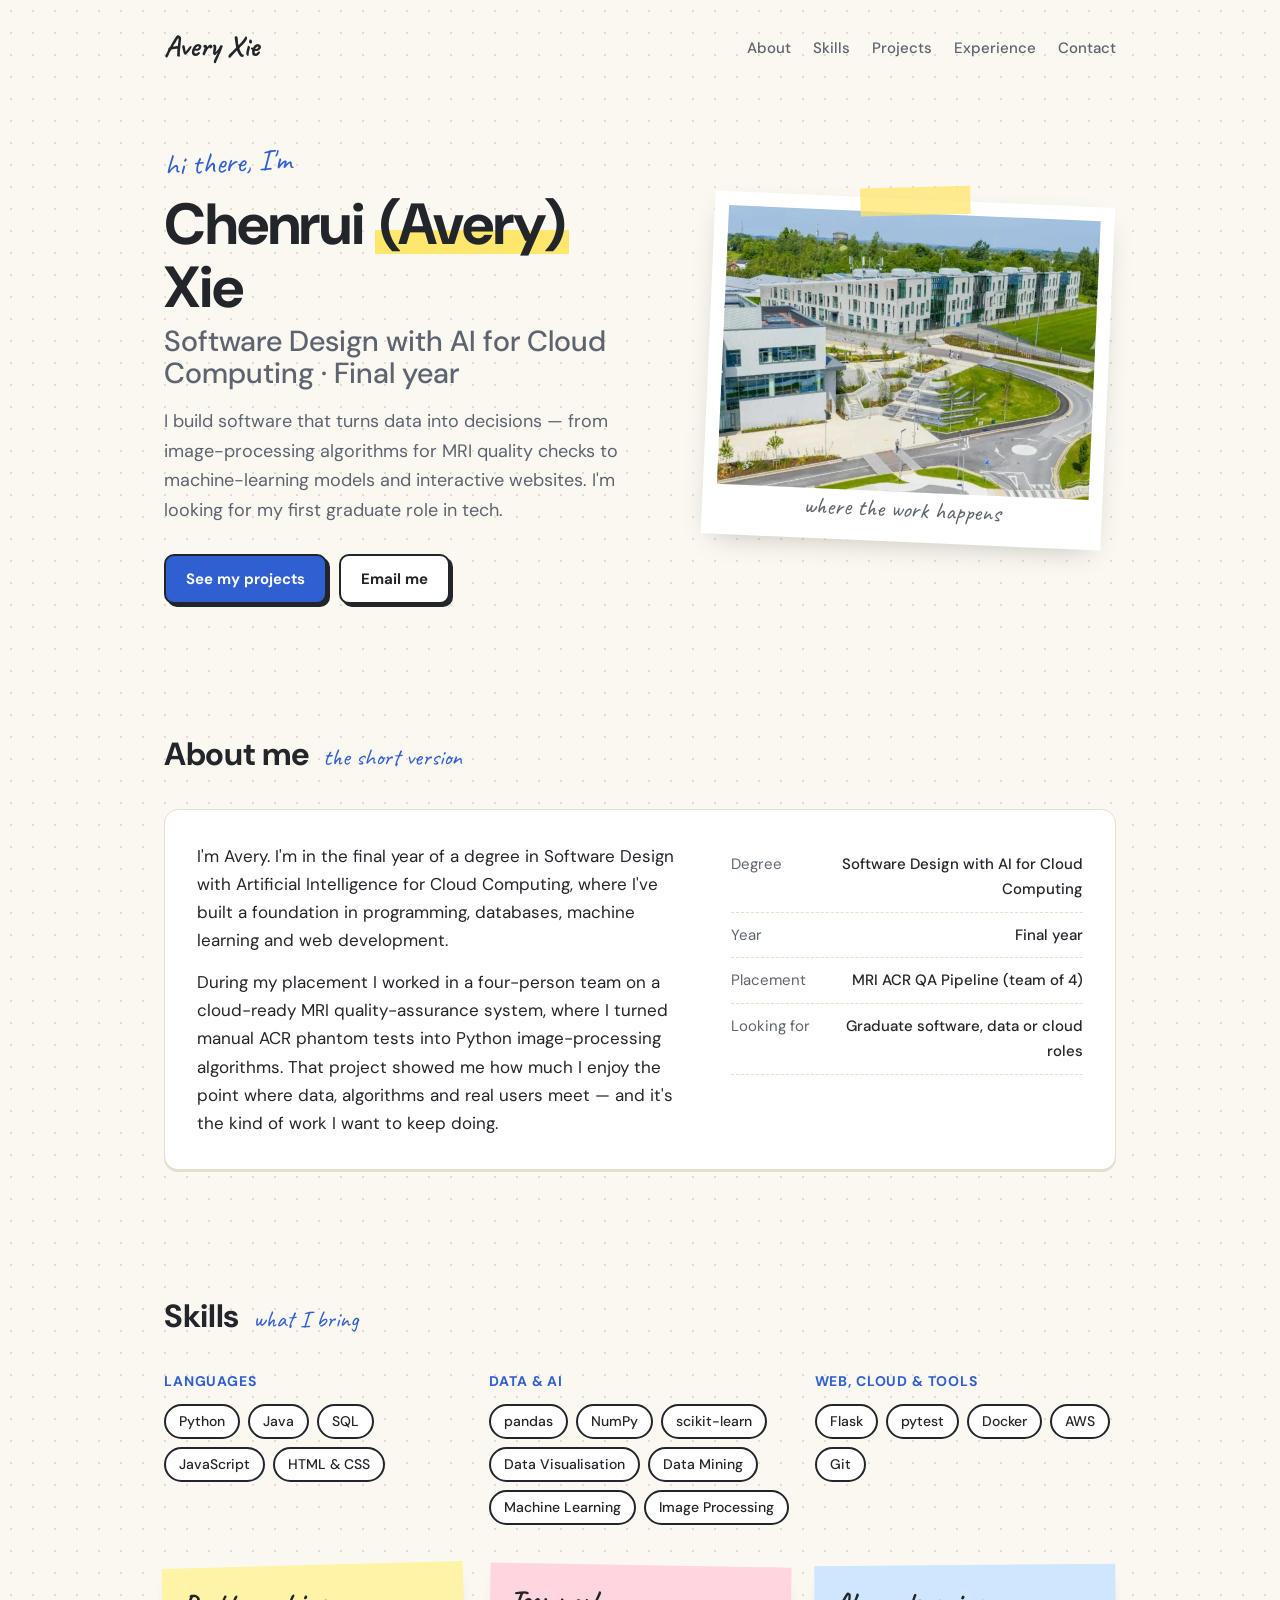
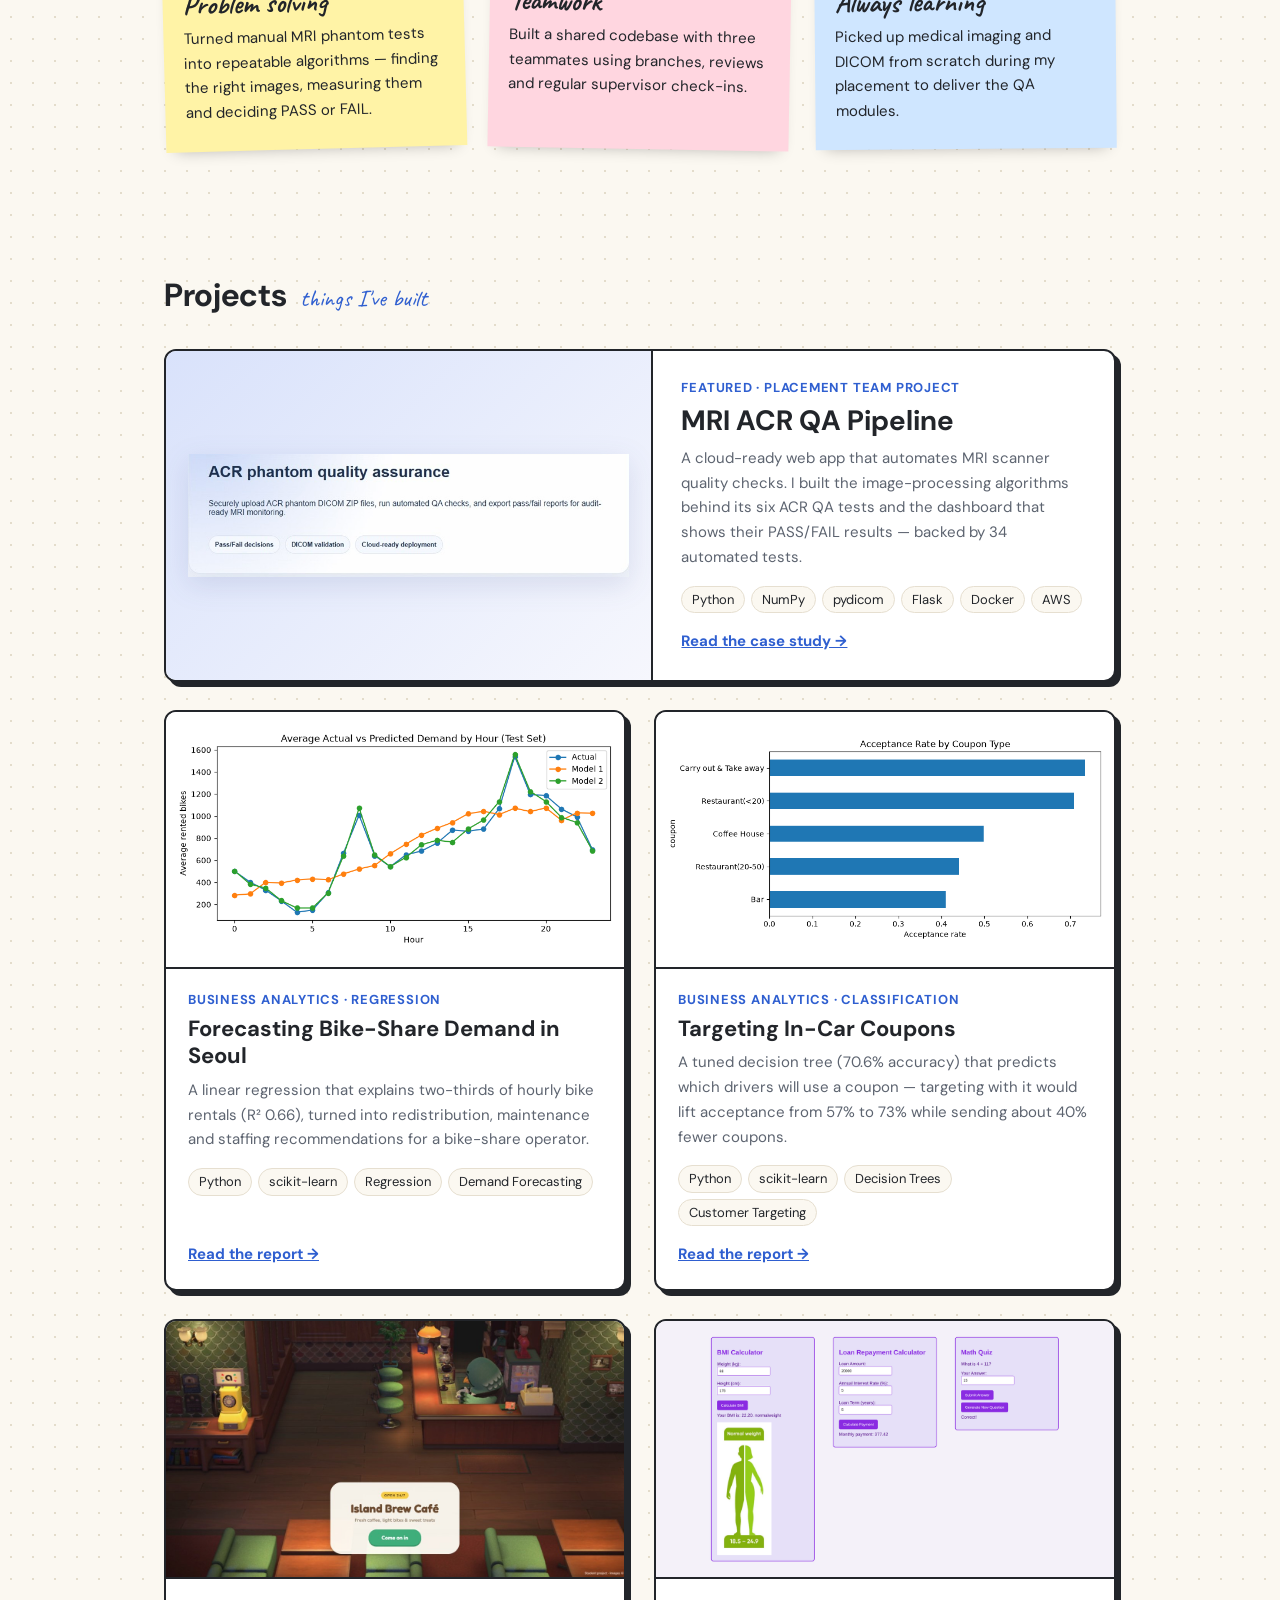
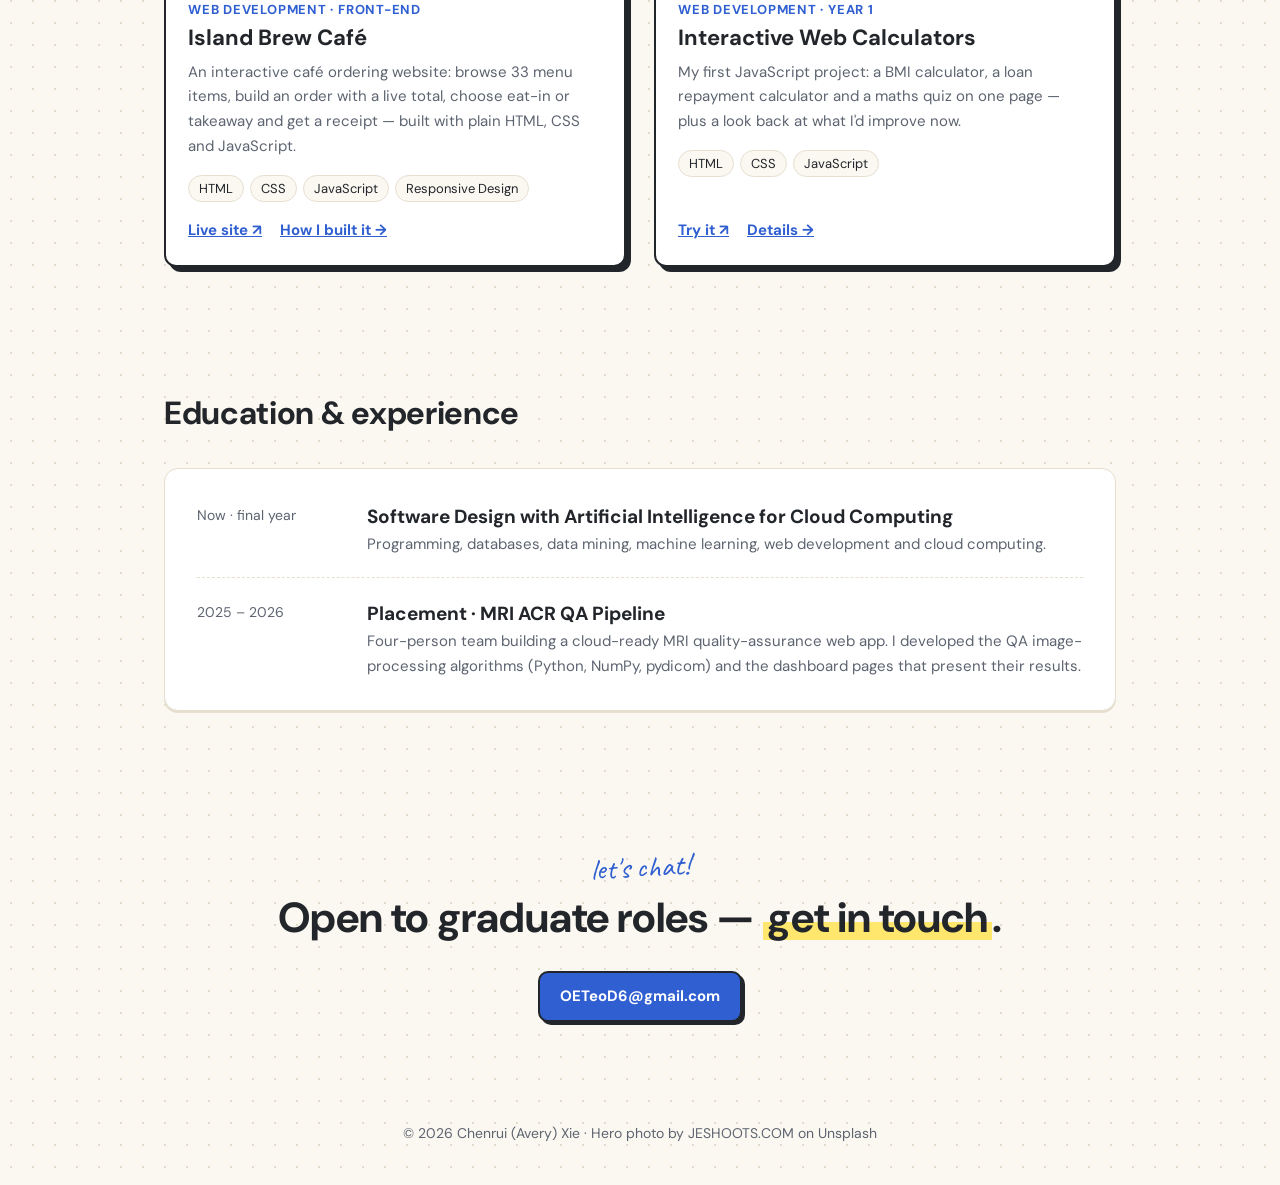
<file: index.html>
<!DOCTYPE html>
<html lang="en">
<head>
<meta charset="UTF-8">
<meta name="viewport" content="width=device-width, initial-scale=1.0">
<title>Chenrui (Avery) Xie | Portfolio</title>
<meta name="description" content="Digital portfolio of Chenrui (Avery) Xie, final-year Software Design with Artificial Intelligence for Cloud Computing student.">
<link rel="preconnect" href="https://fonts.googleapis.com">
<link rel="preconnect" href="https://fonts.gstatic.com" crossorigin>
<link href="https://fonts.googleapis.com/css2?family=Caveat:wght@500;700&family=DM+Sans:wght@400;500;700&display=swap" rel="stylesheet">
<!--
  HOW TO EDIT
  - Hero photo: "Notebook on a desk" by JESHOOTS.COM on Unsplash (free Unsplash License).
-->
<style>
  :root{
    --bg:#fbf8f1;--ink:#22252a;--muted:#5d6470;--line:#e6dfd0;--blue:#2f5fd0;--hl:#ffe66d;
    --note-y:#fff3a6;--note-p:#ffd6e0;--note-b:#cfe6ff;--note-g:#d4f0dc;
    --hand:"Caveat","Comic Sans MS",cursive;--sans:"DM Sans",system-ui,-apple-system,"Segoe UI",sans-serif;
  }
  *{box-sizing:border-box;margin:0;padding:0}
  html{scroll-behavior:smooth}
  @media (prefers-reduced-motion:reduce){html{scroll-behavior:auto}*{transition:none!important}}
  body{font-family:var(--sans);color:var(--ink);font-size:17px;line-height:1.65;background-color:var(--bg);
    background-image:radial-gradient(#e3dccb 1px,transparent 1px);background-size:22px 22px}
  a{color:var(--blue)}
  img{max-width:100%;display:block}
  :focus-visible{outline:2px dashed var(--blue);outline-offset:3px}
  .wrap{max-width:1000px;margin:0 auto;padding:0 24px}
  .todo{background:#fff1a8;box-shadow:0 0 0 2px #fff1a8;border-radius:2px;color:var(--ink)}

  /* nav */
  nav{padding:22px 0}
  nav .wrap{display:flex;justify-content:space-between;align-items:center;flex-wrap:wrap;gap:12px}
  .logo{font-family:var(--hand);font-size:30px;font-weight:700;color:var(--ink);text-decoration:none}
  nav ul{list-style:none;display:flex;gap:22px;flex-wrap:wrap}
  nav ul a{color:var(--muted);text-decoration:none;font-size:15px;font-weight:500}
  nav ul a:hover{color:var(--ink)}

  /* hero */
  .hero{padding:44px 0 64px}
  .hero .wrap{display:grid;grid-template-columns:1.15fr 1fr;gap:56px;align-items:center}
  .hi{font-family:var(--hand);font-size:30px;color:var(--blue);transform:rotate(-3deg);display:inline-block}
  .hero h1{font-size:clamp(38px,5.6vw,58px);line-height:1.08;letter-spacing:-.02em;margin:6px 0 18px}
  .hero h1 small{display:block;font-size:.5em;letter-spacing:0;color:var(--muted);font-weight:500;margin-top:8px}
  .mark{background:linear-gradient(transparent 58%,var(--hl) 58% 90%,transparent 90%);padding:0 4px}
  .hero p{color:var(--muted);font-size:18px;max-width:48ch}
  .btns{display:flex;gap:12px;flex-wrap:wrap;margin-top:28px}
  .btn{display:inline-block;padding:11px 20px;border-radius:10px;font-weight:700;font-size:15px;text-decoration:none;border:2px solid var(--ink);color:var(--ink);background:#fff;box-shadow:3px 3px 0 var(--ink);transition:transform .12s,box-shadow .12s}
  .btn:hover{transform:translate(-1px,-1px);box-shadow:4px 4px 0 var(--ink)}
  .btn.solid{background:var(--blue);color:#fff}
  .polaroid{background:#fff;padding:14px 14px 50px;box-shadow:0 10px 30px -12px rgba(0,0,0,.25);transform:rotate(2.5deg);position:relative;max-width:400px;justify-self:center}
  .polaroid img{aspect-ratio:4/3;object-fit:cover;width:100%;background:#e9e3d6}
  .polaroid figcaption{position:absolute;left:0;right:0;bottom:12px;text-align:center;font-family:var(--hand);font-size:24px;color:var(--muted)}
  .tape{position:absolute;width:110px;height:28px;background:rgba(255,230,109,.75);top:-12px;left:50%;transform:translateX(-50%) rotate(-4deg)}
  @media (max-width:760px){.hero .wrap{grid-template-columns:1fr}.polaroid{max-width:320px}}

  /* sections */
  section.block{padding:60px 0}
  .title{display:flex;align-items:baseline;gap:14px;margin-bottom:28px;flex-wrap:wrap}
  .title h2{font-size:32px;letter-spacing:-.01em}
  .title .note{font-family:var(--hand);font-size:24px;color:var(--blue)}
  .paper{background:#fff;border:1px solid var(--line);border-radius:14px;padding:32px;box-shadow:0 2px 0 var(--line)}

  /* about */
  .about{display:grid;grid-template-columns:1.4fr 1fr;gap:40px}
  .about p+p{margin-top:14px}
  .facts{list-style:none;font-size:15px}
  .facts li{padding:10px 0;border-bottom:1px dashed var(--line);display:flex;justify-content:space-between;gap:12px}
  .facts li span:first-child{color:var(--muted);flex:none}
  .facts li span:last-child{font-weight:500;text-align:right}
  @media (max-width:760px){.about{grid-template-columns:1fr}}

  /* skills */
  .skill-groups{display:grid;grid-template-columns:repeat(3,1fr);gap:24px}
  .skill-groups h3{font-size:14px;text-transform:uppercase;letter-spacing:.06em;color:var(--blue);margin-bottom:10px}
  .chips{display:flex;flex-wrap:wrap;gap:8px;list-style:none}
  .chips li{background:#fff;border:2px solid var(--ink);border-radius:999px;padding:4px 13px;font-size:14px;font-weight:500}
  @media (max-width:760px){.skill-groups{grid-template-columns:1fr}}
  .notes{display:grid;grid-template-columns:repeat(3,1fr);gap:24px;margin-top:40px}
  .sticky{padding:22px 20px 26px;box-shadow:0 8px 16px -10px rgba(0,0,0,.3)}
  .sticky:nth-child(1){background:var(--note-y);transform:rotate(-1.5deg)}
  .sticky:nth-child(2){background:var(--note-p);transform:rotate(1deg)}
  .sticky:nth-child(3){background:var(--note-b);transform:rotate(-.5deg)}
  .sticky h3{font-family:var(--hand);font-size:28px;line-height:1.1;margin-bottom:6px}
  .sticky p{font-size:15px}
  @media (max-width:760px){.notes{grid-template-columns:1fr}}

  /* projects */
  .projects{display:grid;grid-template-columns:repeat(2,1fr);gap:28px}
  .card{background:#fff;border:2px solid var(--ink);border-radius:12px;overflow:hidden;box-shadow:5px 5px 0 var(--ink);display:flex;flex-direction:column;transition:transform .15s,box-shadow .15s}
  .card:hover{transform:translate(-2px,-2px);box-shadow:7px 7px 0 var(--ink)}
  .card .shot{aspect-ratio:16/9;border-bottom:2px solid var(--ink);overflow:hidden;background:#fff}
  .card .shot img{width:100%;height:100%;object-fit:cover}
  .card .shot.contain img{object-fit:contain;padding:8px}
  .card-body{padding:20px 22px 22px;display:flex;flex-direction:column;flex:1}
  .card .label{font-size:13px;font-weight:700;text-transform:uppercase;letter-spacing:.06em;color:var(--blue)}
  .card h3{font-size:22px;margin:4px 0 8px;line-height:1.25}
  .card p{font-size:15px;color:var(--muted)}
  .ctags{display:flex;flex-wrap:wrap;gap:6px;margin:16px 0;list-style:none}
  .ctags li{font-size:13px;background:var(--bg);border:1px solid var(--line);padding:2px 10px;border-radius:999px}
  .card .links{margin-top:auto;display:flex;gap:18px;font-weight:700;font-size:15px}
  /* featured card spans both columns */
  .card.featured{grid-column:1/-1;flex-direction:row}
  .card.featured .shot{flex:1.2;aspect-ratio:auto;min-height:300px;border-bottom:0;border-right:2px solid var(--ink)}
  .card.featured .shot img{object-position:left top}
  .card.featured .shot.fit{display:flex;align-items:center;background:linear-gradient(135deg,#d9e2fb,#f6f7fd)}
  .card.featured .shot.fit img{height:auto;object-fit:contain;padding:22px;filter:drop-shadow(0 8px 14px rgba(40,60,120,.12))}
  .card.featured .card-body{flex:1;padding:26px 28px}
  .card.featured h3{font-size:28px}
  @media (max-width:760px){
    .projects{grid-template-columns:1fr}
    .card.featured{flex-direction:column}
    .card.featured .shot{min-height:0;aspect-ratio:16/9;border-right:0;border-bottom:2px solid var(--ink)}
  }


  /* experience */
  .edu{list-style:none}
  .edu li{padding:20px 0;border-bottom:1px dashed var(--line);display:grid;grid-template-columns:150px 1fr;gap:20px}
  .edu li:first-child{padding-top:0}
  .edu li:last-child{border-bottom:0;padding-bottom:0}
  .edu .when{color:var(--muted);font-size:14px;padding-top:3px}
  .edu h3{font-size:19px}
  .edu p{color:var(--muted);font-size:15px}
  @media (max-width:760px){.edu li{grid-template-columns:1fr;gap:2px}}

  /* contact */
  .contact{text-align:center;padding:72px 24px}
  .contact h2{font-size:clamp(30px,4.5vw,42px);line-height:1.2}
  .contact .btns{justify-content:center}
  footer{text-align:center;padding:28px 0 40px;color:var(--muted);font-size:14px}
</style>
</head>
<body>

<nav aria-label="Main">
  <div class="wrap">
    <a href="#top" class="logo">Avery Xie</a>
    <ul>
      <li><a href="#about">About</a></li>
      <li><a href="#skills">Skills</a></li>
      <li><a href="#projects">Projects</a></li>
      <li><a href="#experience">Experience</a></li>
      <li><a href="#contact">Contact</a></li>
    </ul>
  </div>
</nav>

<main id="top">

  <header class="hero">
    <div class="wrap">
      <div>
        <span class="hi">hi there, I'm</span>
        <h1>Chenrui <span class="mark">(Avery)</span> Xie<small>Software Design with AI for Cloud Computing · Final year</small></h1>
        <p>I build software that turns data into decisions — from image-processing algorithms for MRI quality checks to machine-learning models and interactive websites. I'm looking for my first graduate role in tech.</p>
        <div class="btns">
          <a class="btn solid" href="#projects">See my projects</a>
          <a class="btn" href="mailto:OETeoD6@gmail.com">Email me</a>
        </div>
      </div>
      <figure class="polaroid">
        <span class="tape" aria-hidden="true"></span>
        <img src="images/campus.png" alt="My campus">
        <figcaption>where the work happens</figcaption>
      </figure>
    </div>
  </header>

  <!-- ABOUT -->
  <section class="block" id="about">
    <div class="wrap">
      <div class="title"><h2>About me</h2><span class="note">the short version</span></div>
      <div class="paper about">
        <div>
          <p>I'm Avery. I'm in the final year of a degree in Software Design with Artificial Intelligence for Cloud Computing, where I've built a foundation in programming, databases, machine learning and web development.</p>
          <p>During my placement I worked in a four-person team on a cloud-ready MRI quality-assurance system, where I turned manual ACR phantom tests into Python image-processing algorithms. That project showed me how much I enjoy the point where data, algorithms and real users meet — and it's the kind of work I want to keep doing.</p>
        </div>
        <ul class="facts">
          <li><span>Degree</span><span>Software Design with AI for Cloud Computing</span></li>
          <li><span>Year</span><span>Final year</span></li>
          <li><span>Placement</span><span>MRI ACR QA Pipeline (team of 4)</span></li>
          <li><span>Looking for</span><span>Graduate software, data or cloud roles</span></li>
        </ul>
      </div>
    </div>
  </section>

  <!-- SKILLS -->
  <section class="block" id="skills">
    <div class="wrap">
      <div class="title"><h2>Skills</h2><span class="note">what I bring</span></div>
      <div class="skill-groups">
        <div><h3>Languages</h3><ul class="chips"><li>Python</li><li>Java</li><li>SQL</li><li>JavaScript</li><li>HTML &amp; CSS</li></ul></div>
        <div><h3>Data &amp; AI</h3><ul class="chips"><li>pandas</li><li>NumPy</li><li>scikit-learn</li><li>Data Visualisation</li><li>Data Mining</li><li>Machine Learning</li><li>Image Processing</li></ul></div>
        <div><h3>Web, Cloud &amp; Tools</h3><ul class="chips"><li>Flask</li><li>pytest</li><li>Docker</li><li>AWS</li><li>Git</li></ul></div>
      </div>
      <div class="notes">
        <div class="sticky"><h3>Problem solving</h3><p>Turned manual MRI phantom tests into repeatable algorithms — finding the right images, measuring them and deciding PASS or FAIL.</p></div>
        <div class="sticky"><h3>Teamwork</h3><p>Built a shared codebase with three teammates using branches, reviews and regular supervisor check-ins.</p></div>
        <div class="sticky"><h3>Always learning</h3><p>Picked up medical imaging and DICOM from scratch during my placement to deliver the QA modules.</p></div>
      </div>
    </div>
  </section>

  <!-- PROJECTS -->
  <section class="block" id="projects">
    <div class="wrap">
      <div class="title"><h2>Projects</h2><span class="note">things I've built</span></div>
      <div class="projects">

        <article class="card featured">
          <div class="shot fit"><img src="images/mri/card.png" alt="MRI QA Cloud welcome panel: ACR phantom quality assurance — upload DICOM ZIP files, run automated QA checks and export pass/fail reports"></div>
          <div class="card-body">
            <span class="label">Featured · Placement team project</span>
            <h3>MRI ACR QA Pipeline</h3>
            <p>A cloud-ready web app that automates MRI scanner quality checks. I built the image-processing algorithms behind its six ACR QA tests and the dashboard that shows their PASS/FAIL results — backed by 34 automated tests.</p>
            <ul class="ctags"><li>Python</li><li>NumPy</li><li>pydicom</li><li>Flask</li><li>Docker</li><li>AWS</li></ul>
            <div class="links"><a href="mri-qa.html">Read the case study →</a></div>
          </div>
        </article>

        <article class="card">
          <div class="shot contain"><img src="images/data-mining/model1_vs_model2.png" alt="Chart of actual vs predicted hourly bike demand"></div>
          <div class="card-body">
            <span class="label">Business analytics · Regression</span>
            <h3>Forecasting Bike-Share Demand in Seoul</h3>
            <p>A linear regression that explains two-thirds of hourly bike rentals (R² 0.66), turned into redistribution, maintenance and staffing recommendations for a bike-share operator.</p>
            <ul class="ctags"><li>Python</li><li>scikit-learn</li><li>Regression</li><li>Demand Forecasting</li></ul>
            <div class="links"><a href="bike-demand.html">Read the report →</a></div>
          </div>
        </article>

        <article class="card">
          <div class="shot contain"><img src="images/data-mining/dt_coupon_type.png" alt="Bar chart of coupon acceptance rate by coupon type"></div>
          <div class="card-body">
            <span class="label">Business analytics · Classification</span>
            <h3>Targeting In-Car Coupons</h3>
            <p>A tuned decision tree (70.6% accuracy) that predicts which drivers will use a coupon — targeting with it would lift acceptance from 57% to 73% while sending about 40% fewer coupons.</p>
            <ul class="ctags"><li>Python</li><li>scikit-learn</li><li>Decision Trees</li><li>Customer Targeting</li></ul>
            <div class="links"><a href="coupon-targeting.html">Read the report →</a></div>
          </div>
        </article>

        <article class="card">
          <div class="shot"><img src="images/cafe/home-card.jpg" alt="Island Brew Café welcome screen"></div>
          <div class="card-body">
            <span class="label">Web development · Front-end</span>
            <h3>Island Brew Café</h3>
            <p>An interactive café ordering website: browse 33 menu items, build an order with a live total, choose eat-in or takeaway and get a receipt — built with plain HTML, CSS and JavaScript.</p>
            <ul class="ctags"><li>HTML</li><li>CSS</li><li>JavaScript</li><li>Responsive Design</li></ul>
            <div class="links"><a href="cafe/index.html" target="_blank" rel="noopener">Live site ↗</a><a href="cafe.html">How I built it →</a></div>
          </div>
        </article>

        <article class="card">
          <div class="shot"><img src="images/calc/card.png" alt="BMI calculator, loan calculator and maths quiz side by side"></div>
          <div class="card-body">
            <span class="label">Web development · Year 1</span>
            <h3>Interactive Web Calculators</h3>
            <p>My first JavaScript project: a BMI calculator, a loan repayment calculator and a maths quiz on one page — plus a look back at what I'd improve now.</p>
            <ul class="ctags"><li>HTML</li><li>CSS</li><li>JavaScript</li></ul>
            <div class="links"><a href="calculators/index.html" target="_blank" rel="noopener">Try it ↗</a><a href="calculators.html">Details →</a></div>
          </div>
        </article>

      </div>
    </div>
  </section>

  <!-- EXPERIENCE -->
  <section class="block" id="experience">
    <div class="wrap">
      <div class="title"><h2>Education &amp; experience</h2></div>
      <ul class="paper edu">
        <li>
          <span class="when">Now · final year</span>
          <div>
            <h3>Software Design with Artificial Intelligence for Cloud Computing</h3>
            <p>Programming, databases, data mining, machine learning, web development and cloud computing.</p>
          </div>
        </li>
        <li>
          <span class="when">2025 – 2026</span>
          <div>
            <h3>Placement · MRI ACR QA Pipeline</h3>
            <p>Four-person team building a cloud-ready MRI quality-assurance web app. I developed the QA image-processing algorithms (Python, NumPy, pydicom) and the dashboard pages that present their results.</p>
          </div>
        </li>
      </ul>
    </div>
  </section>

  <!-- CONTACT -->
  <section class="contact" id="contact">
    <span class="hi">let's chat!</span>
    <h2>Open to graduate roles — <span class="mark">get in touch</span>.</h2>
    <div class="btns">
      <a class="btn solid" href="mailto:OETeoD6@gmail.com">OETeoD6@gmail.com</a>
    </div>
  </section>

</main>

<footer>© <span id="yr"></span> Chenrui (Avery) Xie · Hero photo by JESHOOTS.COM on Unsplash</footer>
<script>document.getElementById('yr').textContent=new Date().getFullYear();</script>
</body>
</html>
</file>
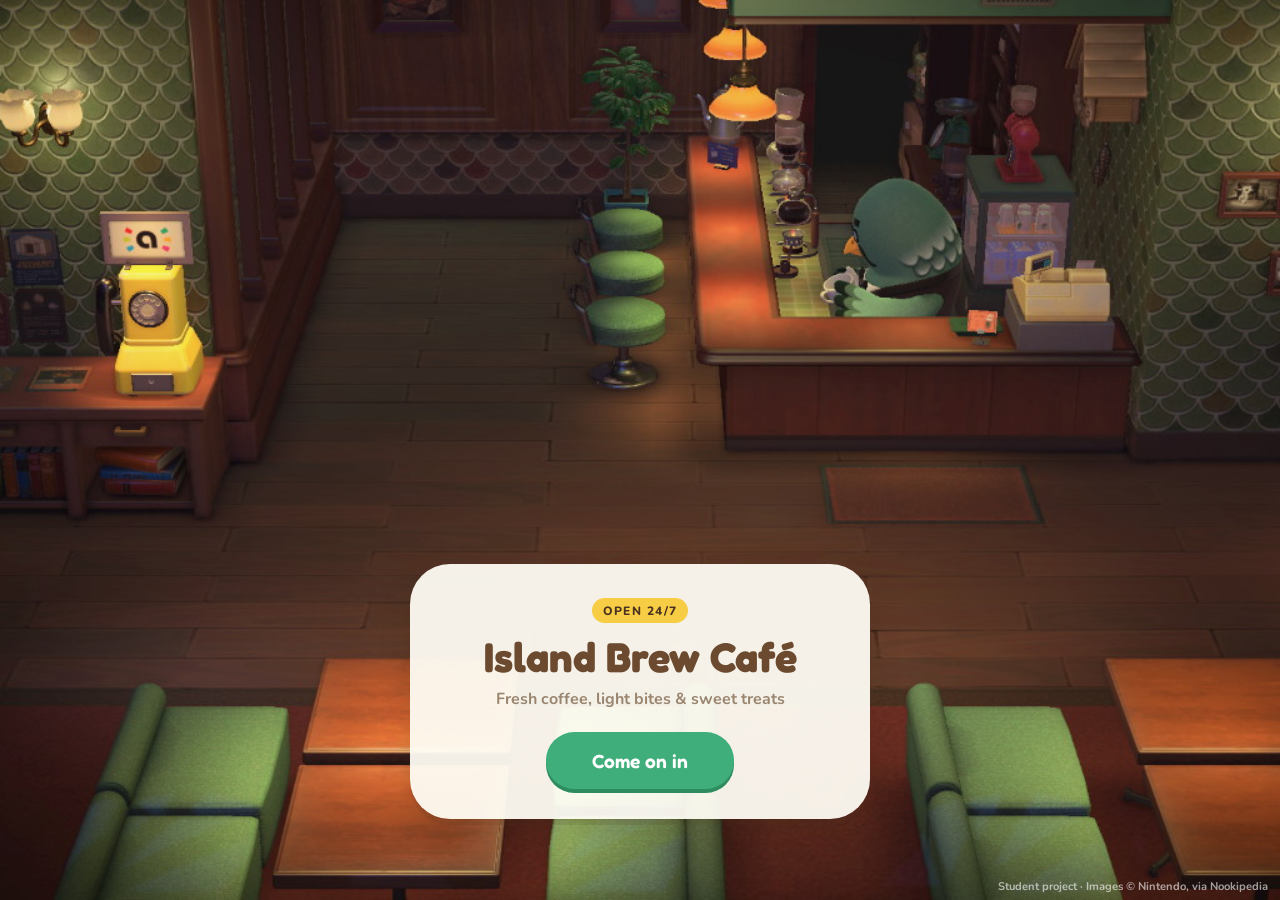
<file: cafe/index.html>
<!DOCTYPE html>
<html lang="en">
<head>
<meta charset="utf-8">
<meta name="viewport" content="width=device-width, initial-scale=1">
<title>Island Brew Café</title>
<link rel="preconnect" href="https://fonts.googleapis.com">
<link rel="preconnect" href="https://fonts.gstatic.com" crossorigin>
<link href="https://fonts.googleapis.com/css2?family=Fredoka:wght@500;600;700&family=Nunito:wght@500;700;800&display=swap" rel="stylesheet">
<link rel="stylesheet" href="css/style.css">
</head>
<body>
<div class="bg" id="bg"></div>

<!-- HOME -->
<section class="view active" id="home">
  <div class="home-card">
    <span class="tag">Open 24/7</span>
    <h1>Island Brew Café</h1>
    <p>Fresh coffee, light bites &amp; sweet treats</p>
    <button class="btn" id="enterBtn">Come on in</button>
  </div>
</section>

<!-- LOADING -->
<section class="view" id="loading">
  <div class="load-msg" id="loadMsg">Grinding the beans…</div>
  <div class="bar"><i id="loadBar"></i></div>
  <div class="load-pct" id="loadPct">0%</div>
</section>

<!-- MENU HUB -->
<section class="view page" id="menu">
  <div class="topbar">
    <div class="brand"><span class="dot"></span>Island Brew Café</div>
    <button class="back" data-go="home">← Leave</button>
  </div>
  <div class="panel">
    <div class="panel-head">
      <h2>What would you like?</h2>
      <p>Pick a menu to start your order.</p>
    </div>
    <div class="cats" id="cats"></div>
  </div>
</section>

<!-- CATEGORY -->
<section class="view page" id="category">
  <div class="topbar">
    <div class="brand"><span class="dot"></span>Island Brew Café</div>
    <button class="back" data-go="menu">← Menu</button>
  </div>
  <div class="panel">
    <div class="panel-head">
      <h2 id="catTitle"></h2>
      <p id="catSub"></p>
    </div>
    <div class="items" id="items"></div>
  </div>
</section>

<!-- CHECKOUT -->
<section class="view page" id="checkout">
  <div class="topbar">
    <div class="brand"><span class="dot"></span>Island Brew Café</div>
    <button class="back" data-go="menu">← Keep ordering</button>
  </div>
  <div class="panel">
    <div class="panel-head">
      <h2>Your order</h2>
      <p id="coCount"></p>
    </div>
    <div id="coBody"></div>
  </div>
</section>

<!-- PAID -->
<section class="view" id="paid">
  <div class="receipt">
    <div class="tick"><svg width="42" height="42" viewBox="0 0 24 24" fill="none" stroke="#fff" stroke-width="3.2" stroke-linecap="round" stroke-linejoin="round"><path d="M5 12.5l4.5 4.5L19 7.5"/></svg></div>
    <h2>Payment complete!</h2>
    <p class="sub">Thanks for stopping by. Your order is on its way.</p>
    <div class="ticket" id="ticket"></div>
    <p class="sub" style="margin:0 0 4px">Order number</p>
    <div class="orderno" id="orderNo"></div>
    <div style="margin-top:22px"><button class="btn" id="newOrder">Start a new order</button></div>
  </div>
</section>

<!-- cart bar -->
<div class="cartbar" id="cartbar">
  <div class="sum"><span id="cbTotal">0 Bells</span><small id="cbCount">0 items</small></div>
  <button class="btn" data-go="checkout">View order →</button>
</div>

<div class="paying" id="paying"><div><span class="spin"></span>Paying with Bells…</div></div>

<footer class="credit">Student project · Images © Nintendo, via Nookipedia</footer>

<script src="js/menu-data.js"></script>
<script src="js/app.js"></script>
</body>
</html>
</file>
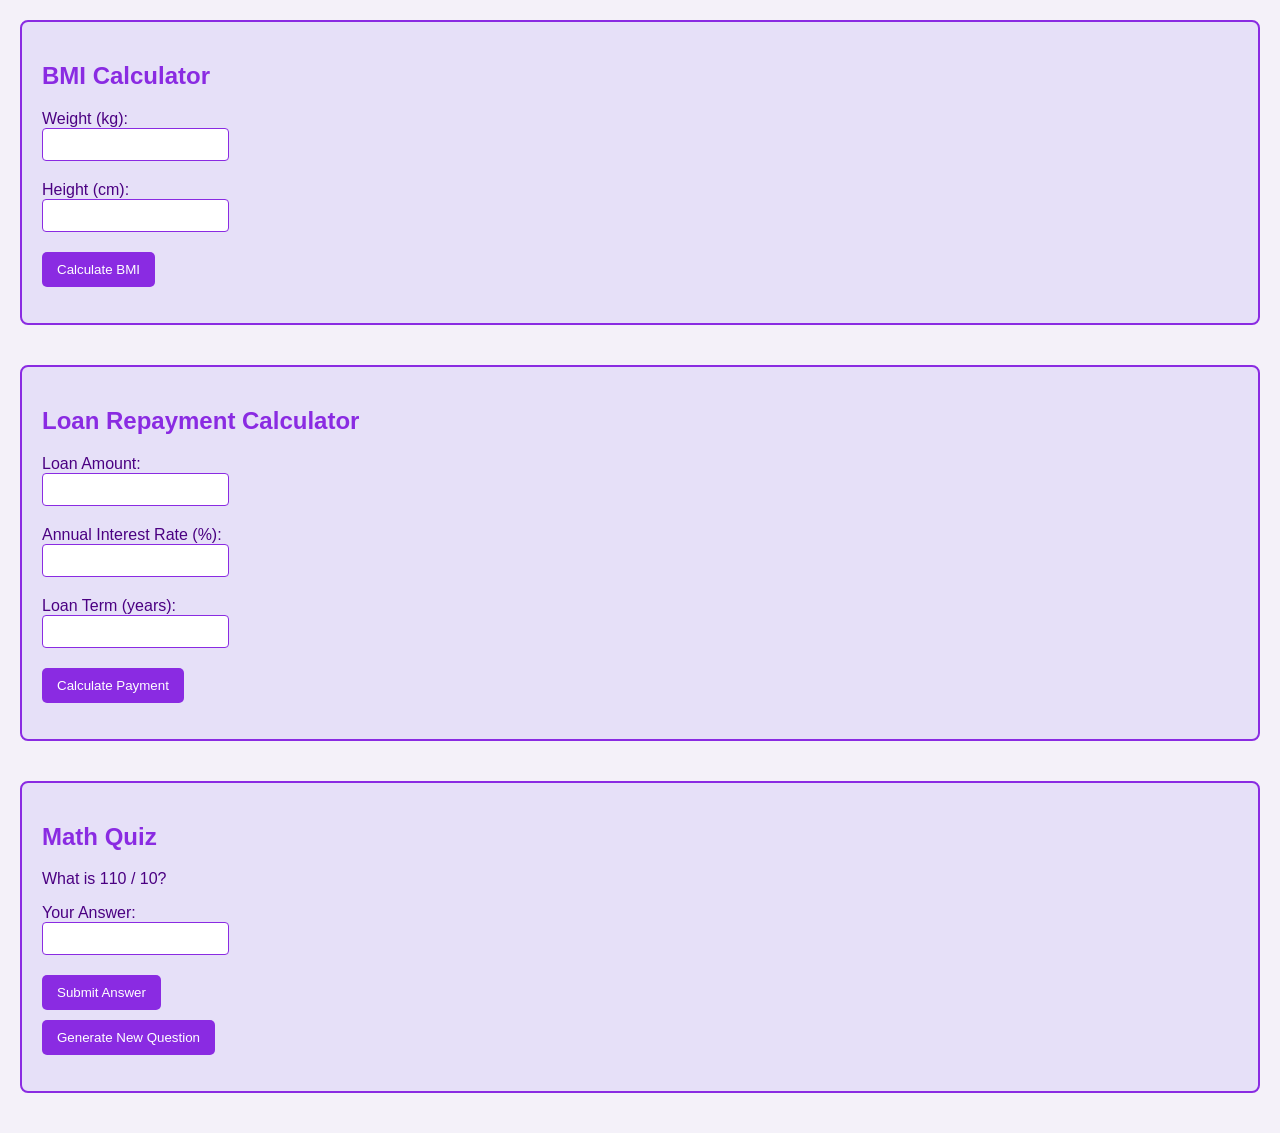
<file: calculators/index.html>
<!DOCTYPE html>
<html lang="en">

<head>
    <meta charset="UTF-8">
    <meta name="viewport" content="width=device-width, initial-scale=1">
    <title>Integrated Mini Apps</title>
    <script>
        function calculateBMI() {
            var weight = document.getElementById("weight").value;
            var height = document.getElementById("height").value;
            var bmi = weight / ((height / 100) * (height / 100));
            var resultText = "Your BMI is: " + bmi.toFixed(2) + ". ";
            var imageElement = document.getElementById("bmiImage"); 

            if (bmi < 18.5) {
                resultText += "underweight";
                imageElement.src = "images/underweight.jpg"; 
                imageElement.style.display = "block"; 
            } else if (bmi >= 18.5 && bmi <= 23.9) {
                resultText += "normalweight";
                imageElement.src = "images/normalweight.jpg"; 
                imageElement.style.display = "block";
            } else if (bmi > 23.9) {
                resultText += "overweight";
                imageElement.src = "images/overweight.jpg"; 
                imageElement.style.display = "block"; 
            }

            document.getElementById("bmiResult").innerHTML = resultText;
        }

        function calculateLoan() {
            var principal = document.getElementById("loanAmount").value;
            var interest = document.getElementById("annualInterest").value / 100 / 12;
            var payments = document.getElementById("loanTerm").value * 12;
            var x = Math.pow(1 + interest, payments);
            var monthly = (principal * x * interest) / (x - 1);
            document.getElementById("paymentResult").innerHTML = "Monthly payment: " + monthly.toFixed(2);
        }

        function generateQuestion() {
            var num1 = Math.floor(Math.random() * 20) + 1;  
            var num2 = Math.floor(Math.random() * 20) + 1;  
            var operationIndex = Math.floor(Math.random() * 4); 
            var question = "";
            var answer = 0;

            switch (operationIndex) {
                case 0:
                    question = `What is ${num1} + ${num2}?`;
                    correctAnswer = num1 + num2;
                    break;
                case 1: 
                    if (num1 < num2) { [num1, num2] = [num2, num1]; }
                    question = `What is ${num1} - ${num2}?`;
                    correctAnswer = num1 - num2;
                    break;
                case 2: 
                    question = `What is ${num1} * ${num2}?`;
                    correctAnswer = num1 * num2;
                    break;
                case 3: 
                    correctAnswer = num1;
                    num1 = num1 * num2;
                    question = `What is ${num1} / ${num2}?`;
                    break;
            }

            document.getElementById("question").innerHTML = question;
            document.getElementById("answer").value = ''; 
            document.getElementById("quizResult").innerHTML = ''; 
        }


        function checkAnswer() {
            var userAnswer = document.getElementById("answer").value;
            if (parseInt(userAnswer) === correctAnswer) {
                document.getElementById("quizResult").innerHTML = "Correct!";
            } else {
                document.getElementById("quizResult").innerHTML = "Incorrect. Please try again.";
            }
        }

        window.addEventListener("DOMContentLoaded", generateQuestion);
    </script>
    <style>
        body {
            font-family: Arial, sans-serif;
            margin: 20px;
        }

        .app-container {
            margin-bottom: 40px;
        }

        label,
        button,
        p {
            display: block;
            margin-top: 10px;
        }

        input {
            margin-bottom: 10px;
        }

        body {
            font-family: Arial, sans-serif;
            margin: 20px;
            background-color: #f4f1f9;
            color: #3d3d5c;
        }

        .app-container {
            margin-bottom: 40px;
            border: 2px solid #8a2be2;
            border-radius: 8px;
            padding: 20px;
            background-color: #e6e0f8;
        }

        h2 {
            color: #8a2be2;
        }

        label,
        button,
        p {
            display: block;
            margin-top: 10px;
            color: #4b0082;
        }

        input {
            margin-bottom: 10px;
            border: 1px solid #8a2be2;
            border-radius: 4px;
            padding: 8px;
        }

        button {
            background-color: #8a2be2;
            color: white;
            padding: 10px 15px;
            border: none;
            border-radius: 5px;
            cursor: pointer;
            transition: background-color 0.3s;
        }

        button:hover {
            background-color: #6f22b5;
        }

        input:focus,
        button:focus {
            outline: 2px solid #4b0082;
        }
    </style>
</head>

<body>

    <div class="app-container">
        <h2>BMI Calculator</h2>
        <label for="weight">Weight (kg):</label>
        <input type="number" id="weight" required>
        <label for="height">Height (cm):</label>
        <input type="number" id="height" required>
        <button onclick="calculateBMI()">Calculate BMI</button>
        <p id="bmiResult"></p>
        <p id="bmiResult"></p>
        <img id="bmiImage" style="max-width:200px; height:auto; display:none;">
    </div>

    <div class="app-container">
        <h2>Loan Repayment Calculator</h2>
        <label for="loanAmount">Loan Amount:</label>
        <input type="number" id="loanAmount" required>
        <label for="annualInterest">Annual Interest Rate (%):</label>
        <input type="number" id="annualInterest" required>
        <label for="loanTerm">Loan Term (years):</label>
        <input type="number" id="loanTerm" required>
        <button onclick="calculateLoan()">Calculate Payment</button>
        <p id="paymentResult"></p>
    </div>

    <div class="app-container">
        <h2>Math Quiz</h2>
        <p id="question"></p>
        <label for="answer">Your Answer:</label>
        <input type="number" id="answer" required>
        <button onclick="checkAnswer()">Submit Answer</button>
        <button onclick="generateQuestion()">Generate New Question</button>
        <p id="quizResult"></p>
    </div>





</body>

</html>
</file>
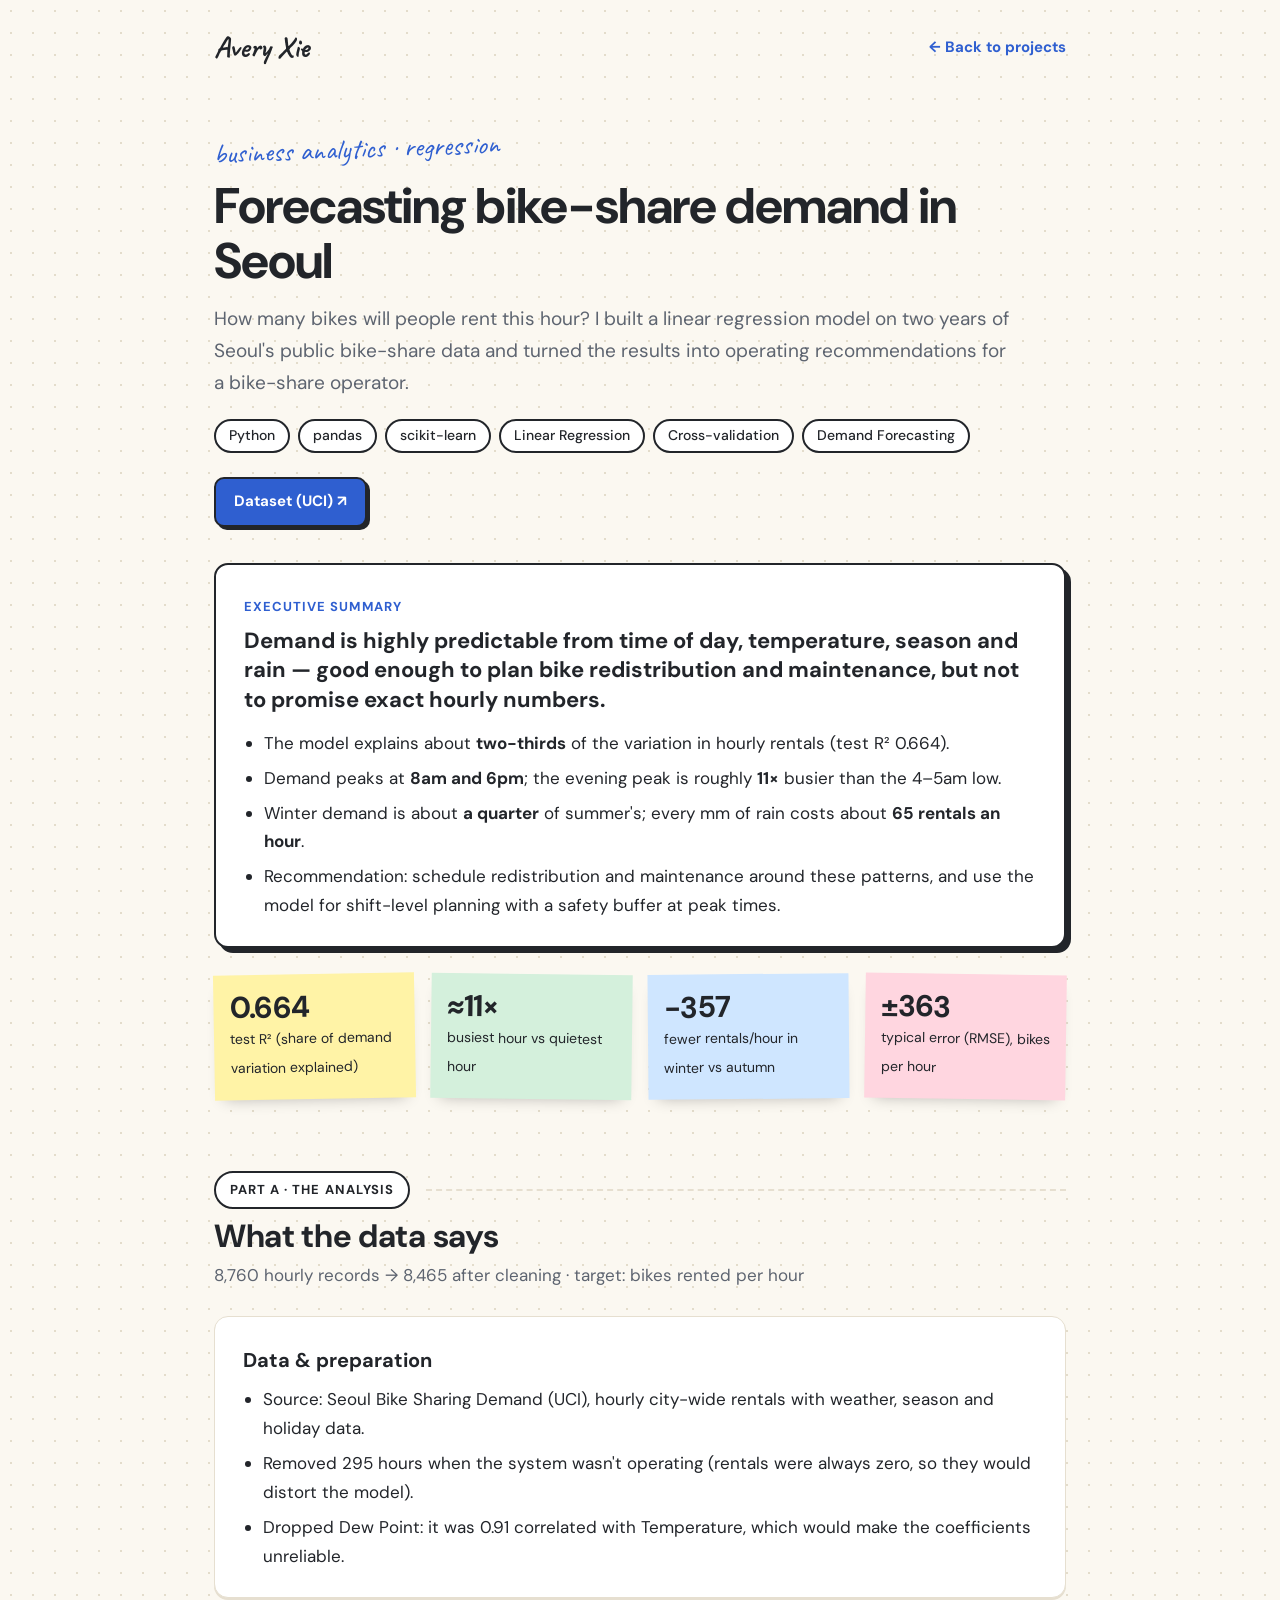
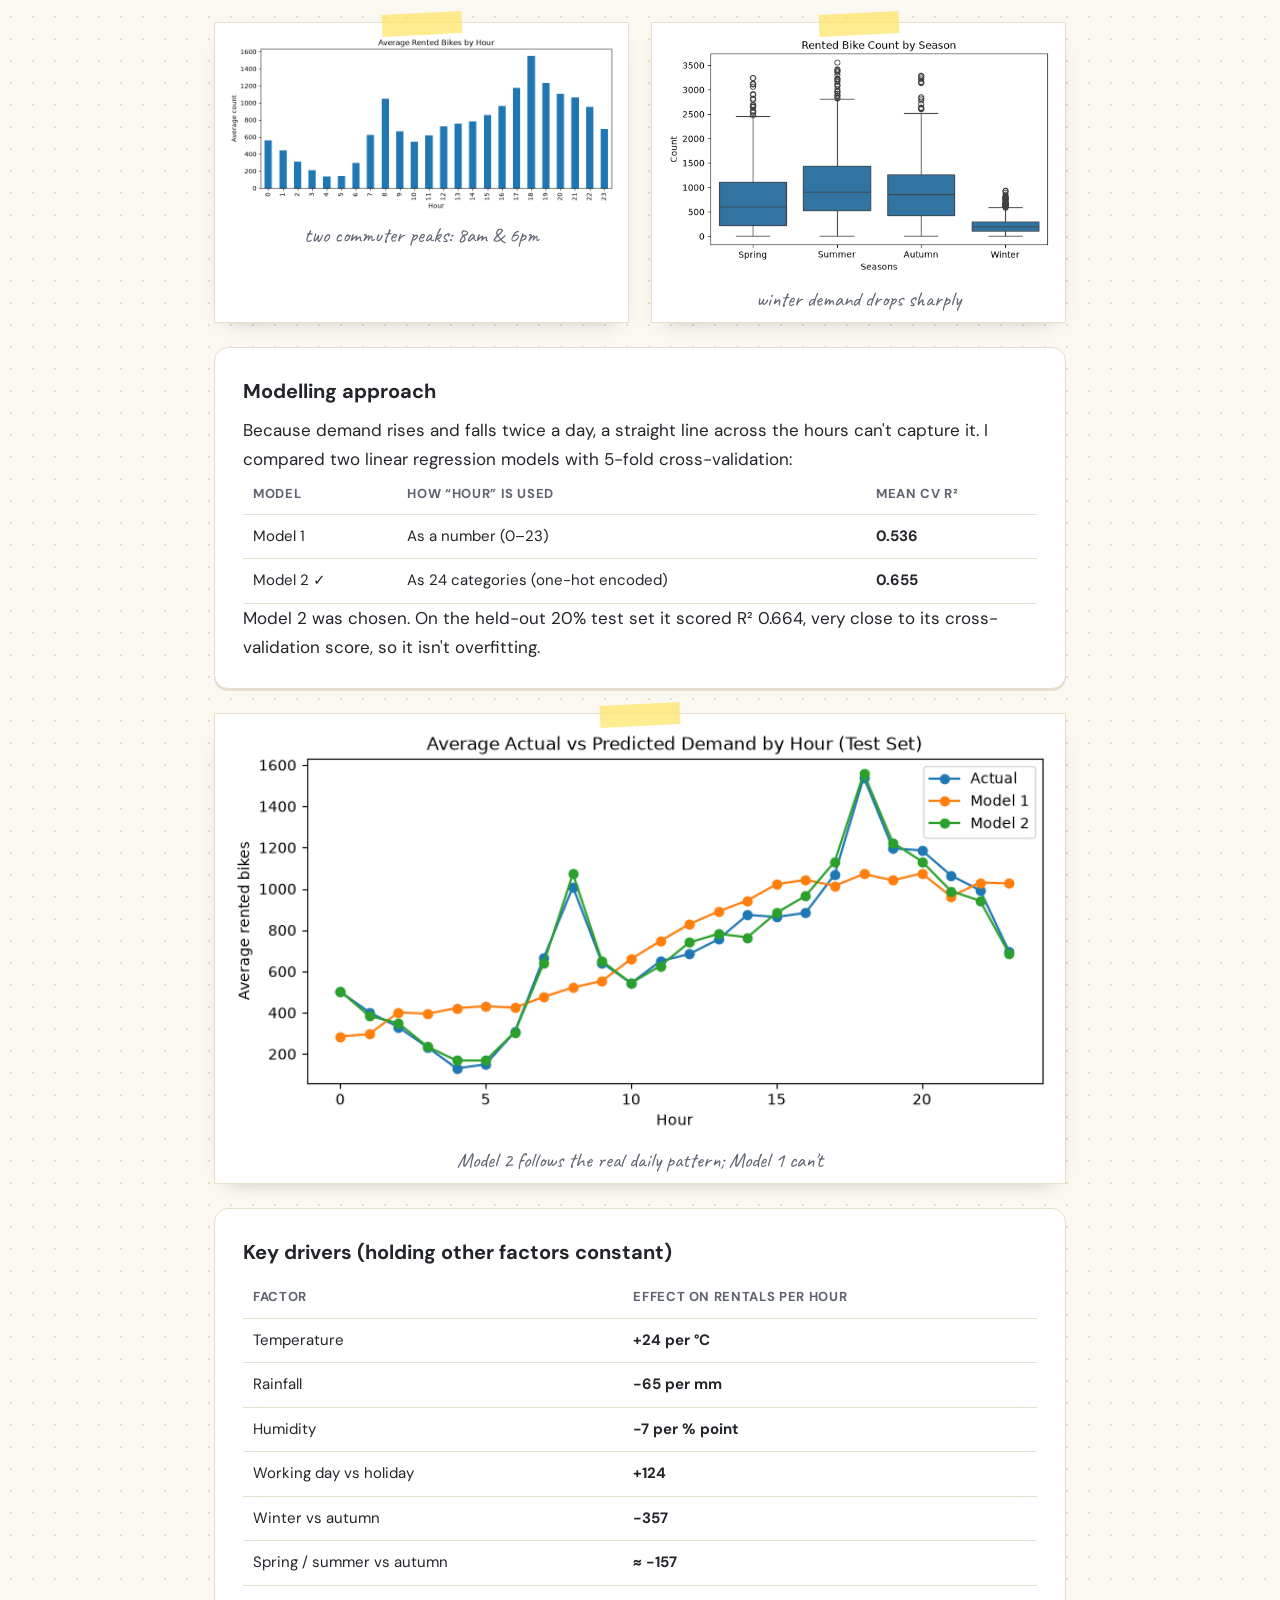
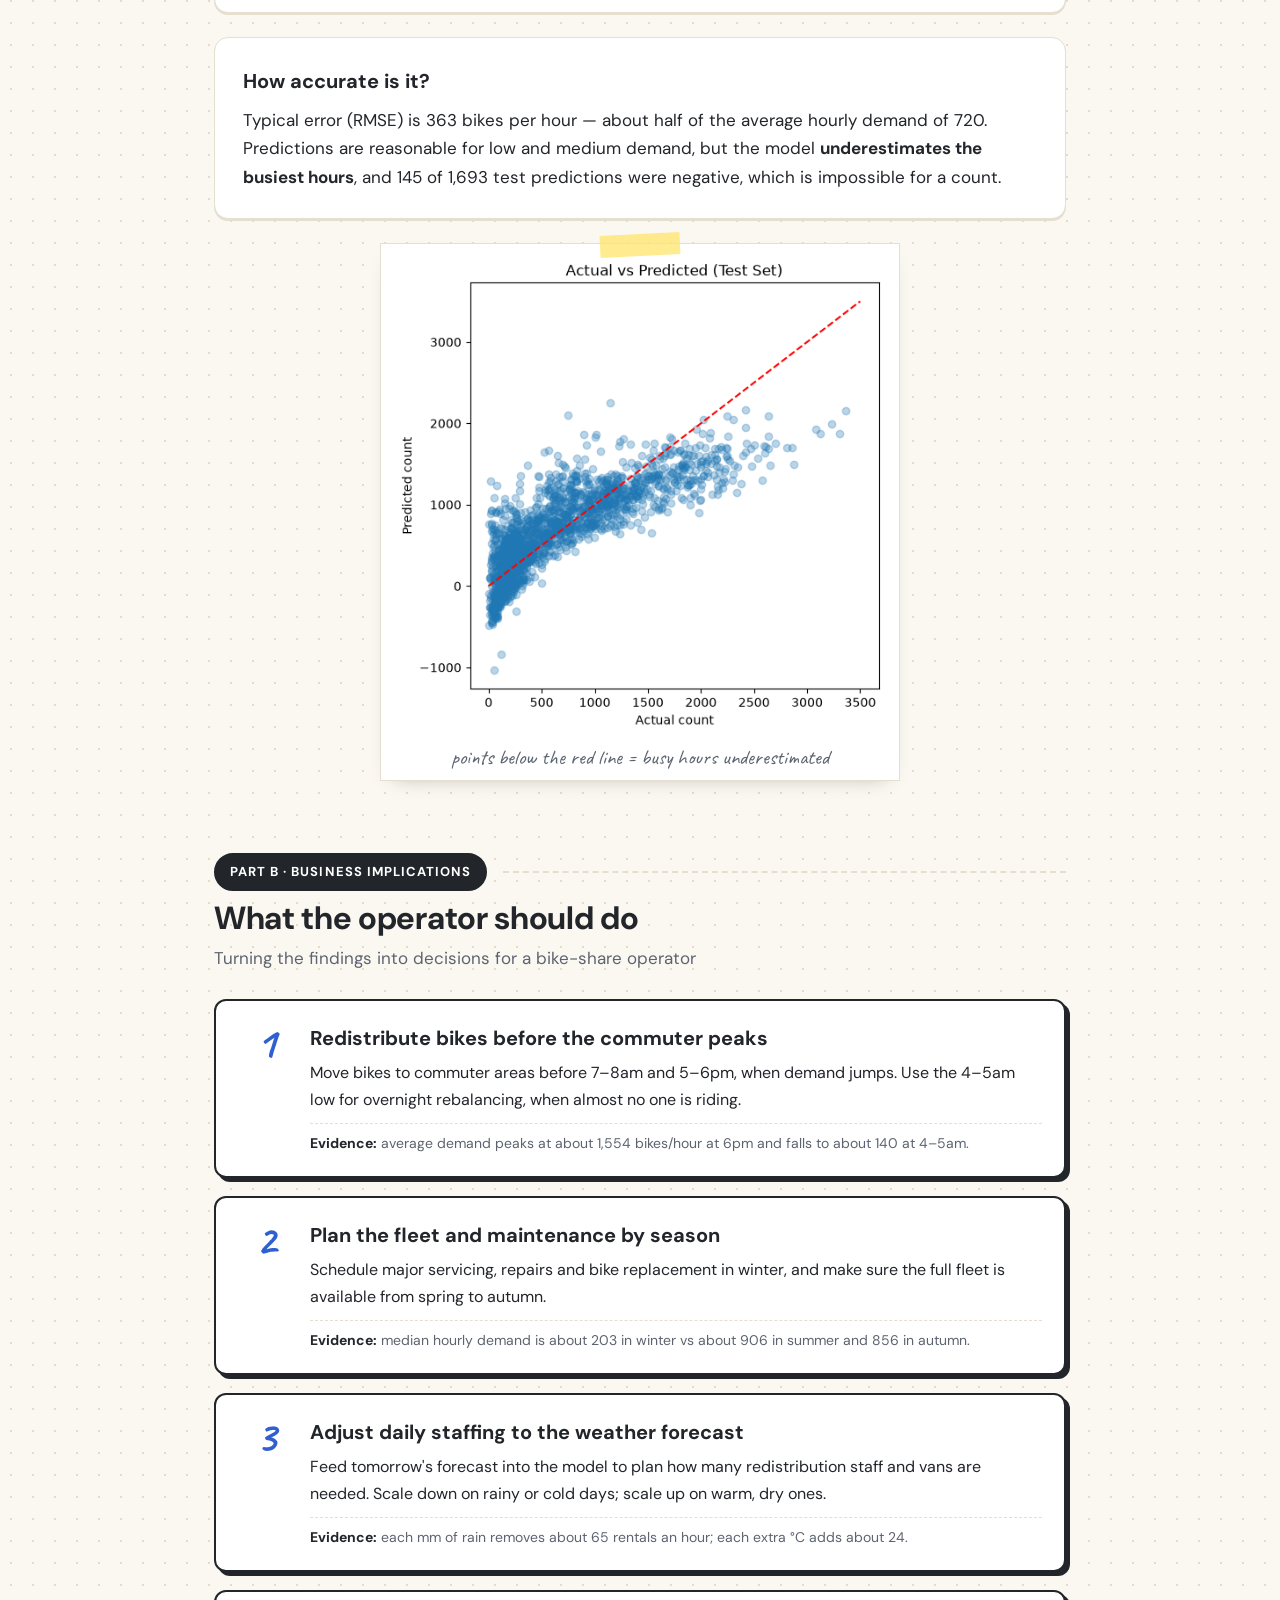
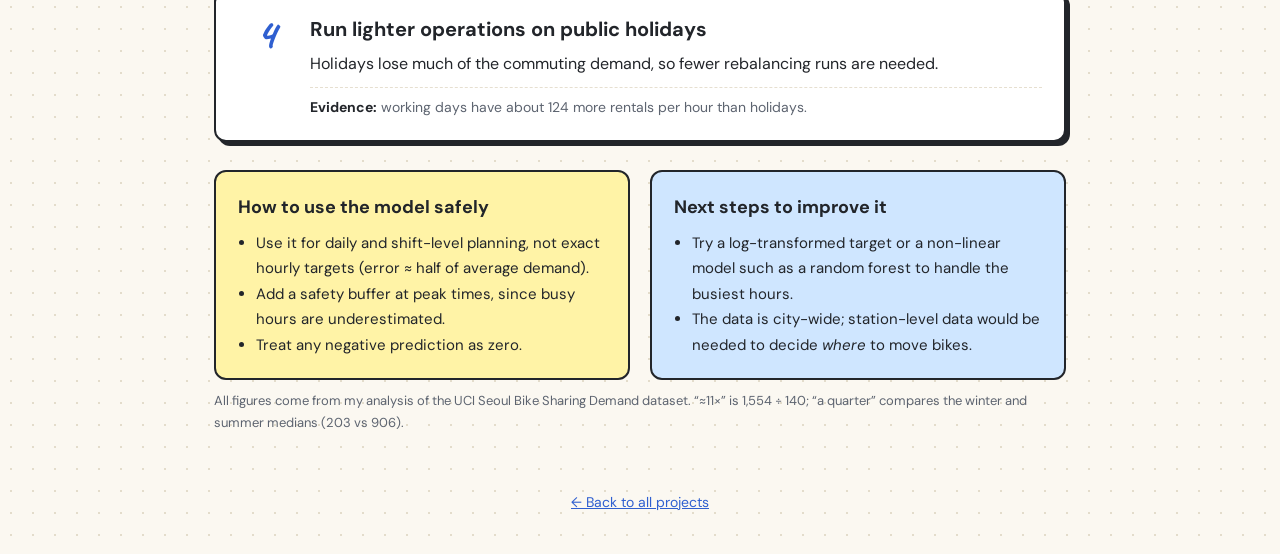
<file: bike-demand.html>
<!DOCTYPE html>
<html lang="en">
<head>
<meta charset="UTF-8">
<meta name="viewport" content="width=device-width, initial-scale=1.0">
<title>Forecasting Bike-Share Demand | Chenrui (Avery) Xie</title>
<link rel="preconnect" href="https://fonts.googleapis.com">
<link rel="preconnect" href="https://fonts.gstatic.com" crossorigin>
<link href="https://fonts.googleapis.com/css2?family=Caveat:wght@500;700&family=DM+Sans:wght@400;500;700&display=swap" rel="stylesheet">
<link rel="stylesheet" href="css/case-study.css">
</head>
<body>

<nav aria-label="Main">
  <div class="wrap">
    <a href="index.html" class="logo">Avery Xie</a>
    <a href="index.html#projects" class="back">← Back to projects</a>
  </div>
</nav>

<main class="wrap">

  <header class="top">
    <span class="hand">business analytics · regression</span>
    <h1>Forecasting bike-share demand in Seoul</h1>
    <p class="intro">How many bikes will people rent this hour? I built a linear regression model on two years of Seoul's public bike-share data and turned the results into operating recommendations for a bike-share operator.</p>
    <ul class="tags">
      <li>Python</li><li>pandas</li><li>scikit-learn</li><li>Linear Regression</li><li>Cross-validation</li><li>Demand Forecasting</li>
    </ul>
    <div class="btns">
      <a class="btn solid" href="https://archive.ics.uci.edu/dataset/560/seoul+bike+sharing+demand" target="_blank" rel="noopener">Dataset (UCI) ↗</a>
    </div>
  </header>

  <!-- EXECUTIVE SUMMARY -->
  <section class="exec" aria-labelledby="exec-h">
    <span class="eyebrow" id="exec-h">Executive summary</span>
    <p class="headline">Demand is highly predictable from time of day, temperature, season and rain — good enough to plan bike redistribution and maintenance, but not to promise exact hourly numbers.</p>
    <ul>
      <li>The model explains about <b>two-thirds</b> of the variation in hourly rentals (test R² 0.664).</li>
      <li>Demand peaks at <b>8am and 6pm</b>; the evening peak is roughly <b>11×</b> busier than the 4–5am low.</li>
      <li>Winter demand is about <b>a quarter</b> of summer's; every mm of rain costs about <b>65 rentals an hour</b>.</li>
      <li>Recommendation: schedule redistribution and maintenance around these patterns, and use the model for shift-level planning with a safety buffer at peak times.</li>
    </ul>
  </section>

  <div class="kpis">
    <div class="kpi"><b>0.664</b><span>test R² (share of demand variation explained)</span></div>
    <div class="kpi"><b>≈11×</b><span>busiest hour vs quietest hour</span></div>
    <div class="kpi"><b>−357</b><span>fewer rentals/hour in winter vs autumn</span></div>
    <div class="kpi"><b>±363</b><span>typical error (RMSE), bikes per hour</span></div>
  </div>

  <!-- ============ PART A: ANALYSIS ============ -->
  <div class="part"><span class="pill">Part A · The analysis</span></div>
  <h2>What the data says</h2>
  <p class="sub">8,760 hourly records → 8,465 after cleaning · target: bikes rented per hour</p>

  <div class="stack">
    <div class="paper">
      <h3>Data &amp; preparation</h3>
      <ul>
        <li>Source: Seoul Bike Sharing Demand (UCI), hourly city-wide rentals with weather, season and holiday data.</li>
        <li>Removed 295 hours when the system wasn't operating (rentals were always zero, so they would distort the model).</li>
        <li>Dropped Dew Point: it was 0.91 correlated with Temperature, which would make the coefficients unreliable.</li>
      </ul>
    </div>

    <div class="figs">
      <figure><span class="tape" aria-hidden="true"></span><img src="images/data-mining/count_by_hour.png" alt="Bar chart of average bikes rented by hour, with peaks at 8am and 6pm"><figcaption>two commuter peaks: 8am &amp; 6pm</figcaption></figure>
      <figure><span class="tape" aria-hidden="true"></span><img src="images/data-mining/count_by_season.png" alt="Box plot of rented bikes by season, with winter much lower"><figcaption>winter demand drops sharply</figcaption></figure>
    </div>

    <div class="paper">
      <h3>Modelling approach</h3>
      <p>Because demand rises and falls twice a day, a straight line across the hours can't capture it. I compared two linear regression models with 5-fold cross-validation:</p>
      <table>
        <thead><tr><th>Model</th><th>How “hour” is used</th><th>Mean CV R²</th></tr></thead>
        <tbody>
          <tr><td>Model 1</td><td>As a number (0–23)</td><td class="num">0.536</td></tr>
          <tr><td>Model 2 ✓</td><td>As 24 categories (one-hot encoded)</td><td class="num">0.655</td></tr>
        </tbody>
      </table>
      <p>Model 2 was chosen. On the held-out 20% test set it scored R² 0.664, very close to its cross-validation score, so it isn't overfitting.</p>
    </div>

    <div class="figs one">
      <figure><span class="tape" aria-hidden="true"></span><img src="images/data-mining/model1_vs_model2.png" alt="Line chart of actual vs predicted hourly demand; Model 2 follows the peaks"><figcaption>Model 2 follows the real daily pattern; Model 1 can't</figcaption></figure>
    </div>

    <div class="paper">
      <h3>Key drivers (holding other factors constant)</h3>
      <table>
        <thead><tr><th>Factor</th><th>Effect on rentals per hour</th></tr></thead>
        <tbody>
          <tr><td>Temperature</td><td class="num">+24 per °C</td></tr>
          <tr><td>Rainfall</td><td class="num">−65 per mm</td></tr>
          <tr><td>Humidity</td><td class="num">−7 per % point</td></tr>
          <tr><td>Working day vs holiday</td><td class="num">+124</td></tr>
          <tr><td>Winter vs autumn</td><td class="num">−357</td></tr>
          <tr><td>Spring / summer vs autumn</td><td class="num">≈ −157</td></tr>
        </tbody>
      </table>
    </div>

    <div class="paper">
      <h3>How accurate is it?</h3>
      <p>Typical error (RMSE) is 363 bikes per hour — about half of the average hourly demand of 720. Predictions are reasonable for low and medium demand, but the model <b>underestimates the busiest hours</b>, and 145 of 1,693 test predictions were negative, which is impossible for a count.</p>
    </div>
    <div class="figs one" style="max-width:520px;margin-left:auto;margin-right:auto">
      <figure><span class="tape" aria-hidden="true"></span><img src="images/data-mining/actual_vs_pred.png" alt="Scatter plot of actual vs predicted counts on the test set"><figcaption>points below the red line = busy hours underestimated</figcaption></figure>
    </div>
  </div>

  <!-- ============ PART B: BUSINESS ============ -->
  <div class="part biz"><span class="pill">Part B · Business implications</span></div>
  <h2>What the operator should do</h2>
  <p class="sub">Turning the findings into decisions for a bike-share operator</p>

  <div class="recs">
    <div class="rec"><div>
      <h3>Redistribute bikes before the commuter peaks</h3>
      <p>Move bikes to commuter areas before 7–8am and 5–6pm, when demand jumps. Use the 4–5am low for overnight rebalancing, when almost no one is riding.</p>
      <p class="why"><b>Evidence:</b> average demand peaks at about 1,554 bikes/hour at 6pm and falls to about 140 at 4–5am.</p>
    </div></div>

    <div class="rec"><div>
      <h3>Plan the fleet and maintenance by season</h3>
      <p>Schedule major servicing, repairs and bike replacement in winter, and make sure the full fleet is available from spring to autumn.</p>
      <p class="why"><b>Evidence:</b> median hourly demand is about 203 in winter vs about 906 in summer and 856 in autumn.</p>
    </div></div>

    <div class="rec"><div>
      <h3>Adjust daily staffing to the weather forecast</h3>
      <p>Feed tomorrow's forecast into the model to plan how many redistribution staff and vans are needed. Scale down on rainy or cold days; scale up on warm, dry ones.</p>
      <p class="why"><b>Evidence:</b> each mm of rain removes about 65 rentals an hour; each extra °C adds about 24.</p>
    </div></div>

    <div class="rec"><div>
      <h3>Run lighter operations on public holidays</h3>
      <p>Holidays lose much of the commuting demand, so fewer rebalancing runs are needed.</p>
      <p class="why"><b>Evidence:</b> working days have about 124 more rentals per hour than holidays.</p>
    </div></div>
  </div>

  <div class="two" style="margin-top:28px">
    <div class="box y">
      <h3>How to use the model safely</h3>
      <ul>
        <li>Use it for daily and shift-level planning, not exact hourly targets (error ≈ half of average demand).</li>
        <li>Add a safety buffer at peak times, since busy hours are underestimated.</li>
        <li>Treat any negative prediction as zero.</li>
      </ul>
    </div>
    <div class="box b">
      <h3>Next steps to improve it</h3>
      <ul>
        <li>Try a log-transformed target or a non-linear model such as a random forest to handle the busiest hours.</li>
        <li>The data is city-wide; station-level data would be needed to decide <i>where</i> to move bikes.</li>
      </ul>
    </div>
  </div>

  <p class="note">All figures come from my analysis of the UCI Seoul Bike Sharing Demand dataset. “≈11×” is 1,554 ÷ 140; “a quarter” compares the winter and summer medians (203 vs 906).</p>

</main>

<footer><a href="index.html#projects">← Back to all projects</a></footer>
</body>
</html>
</file>
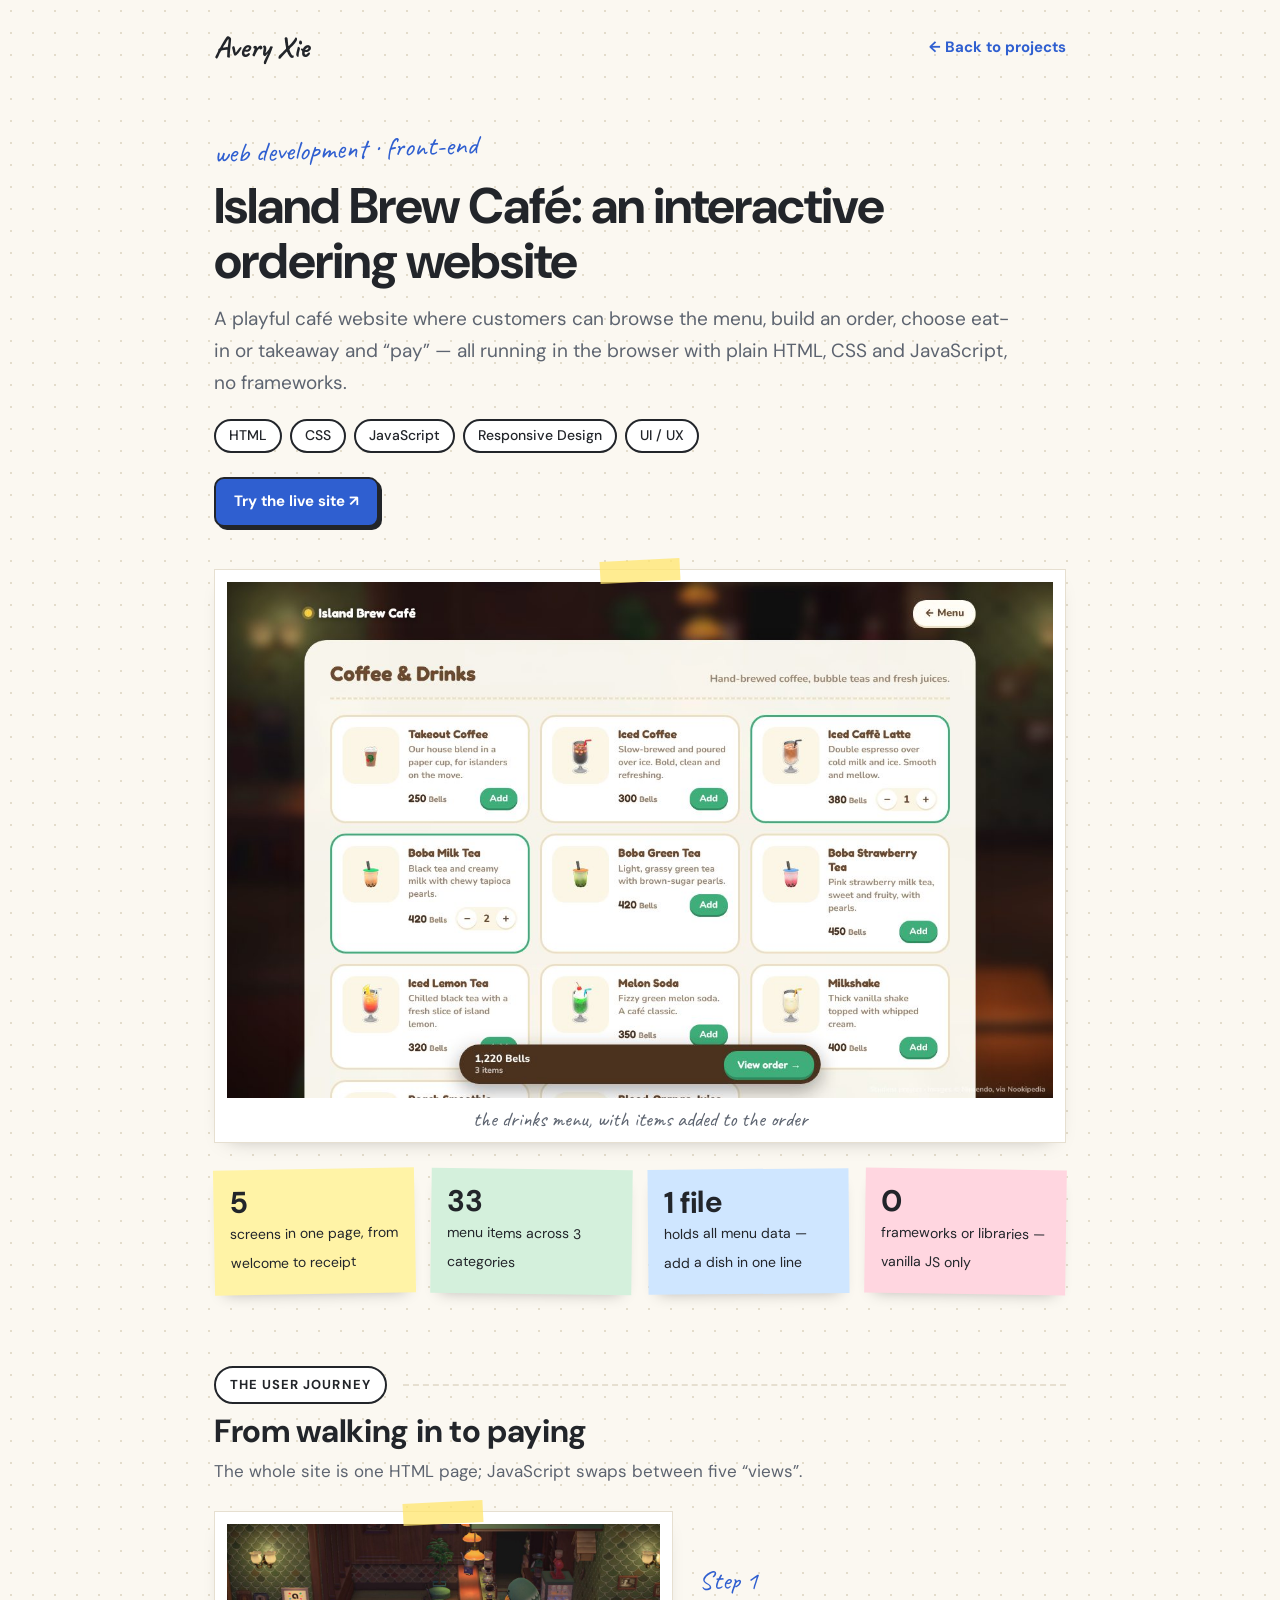
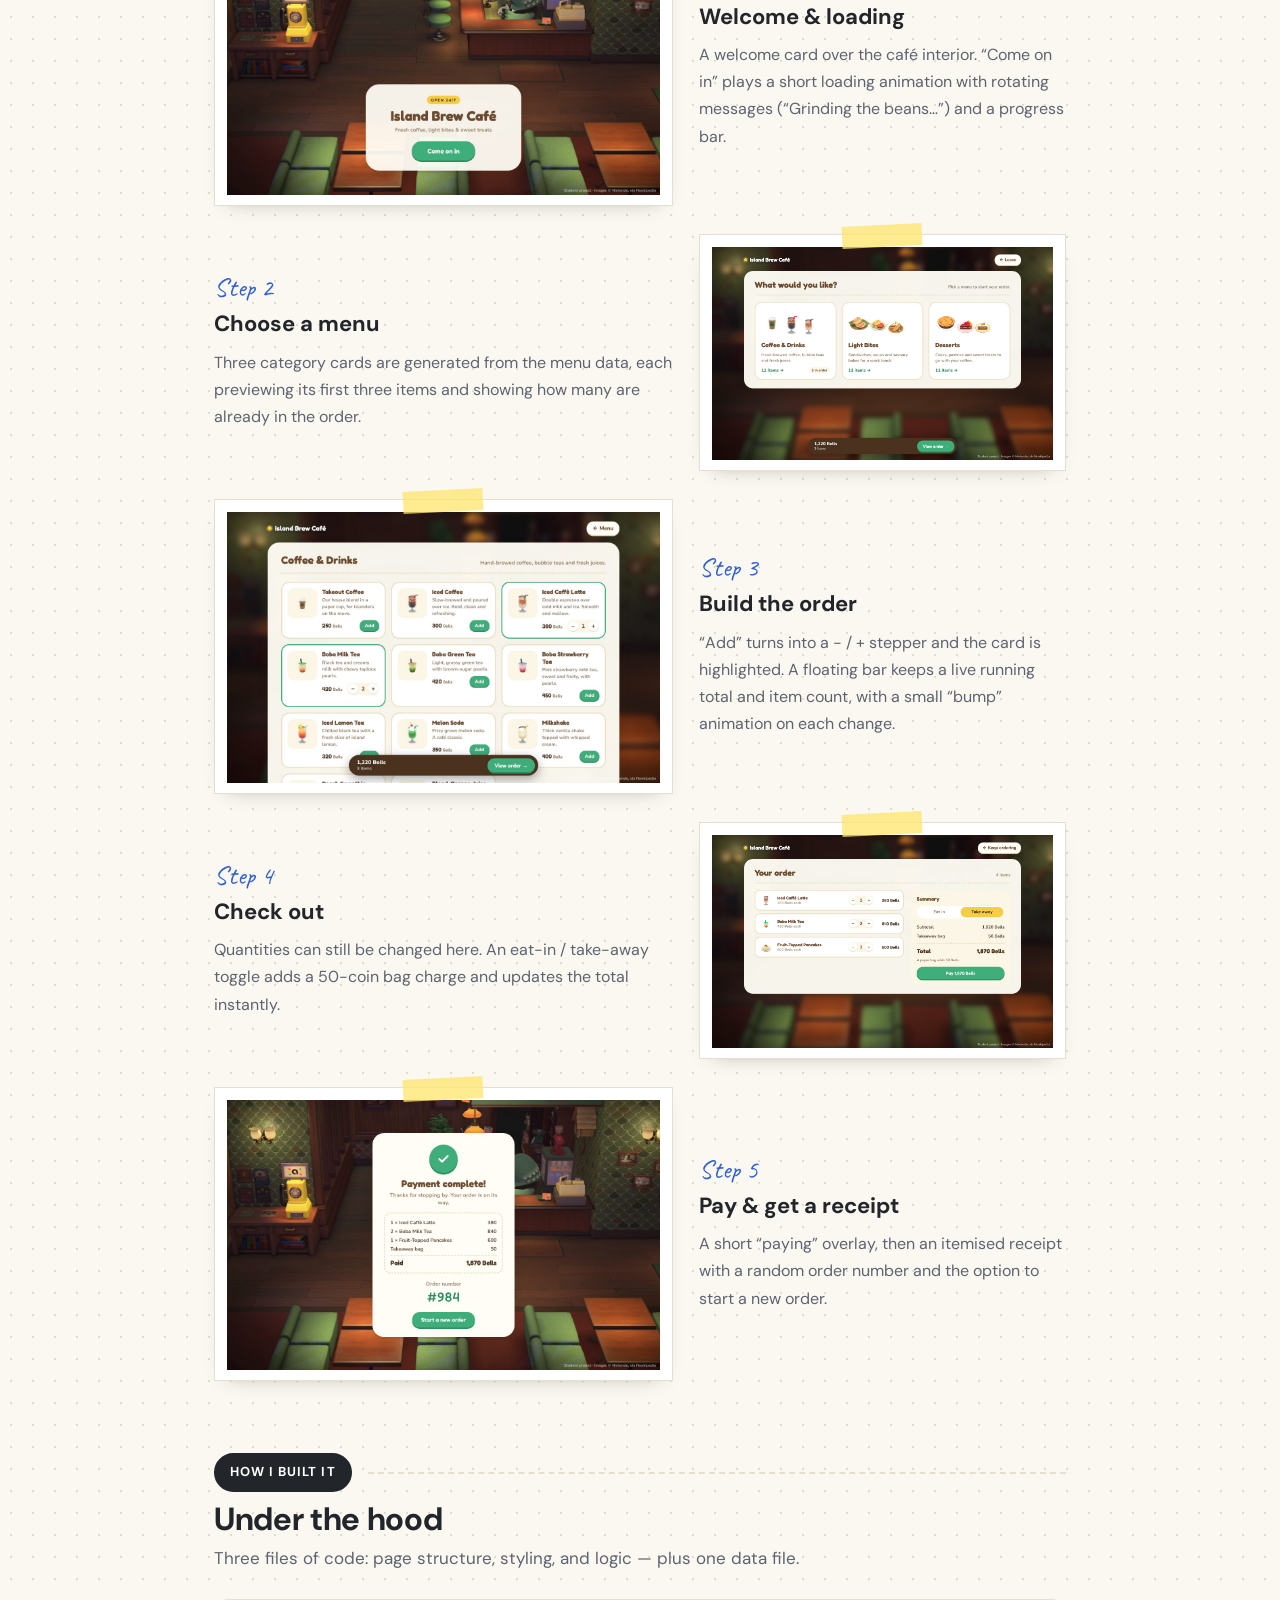
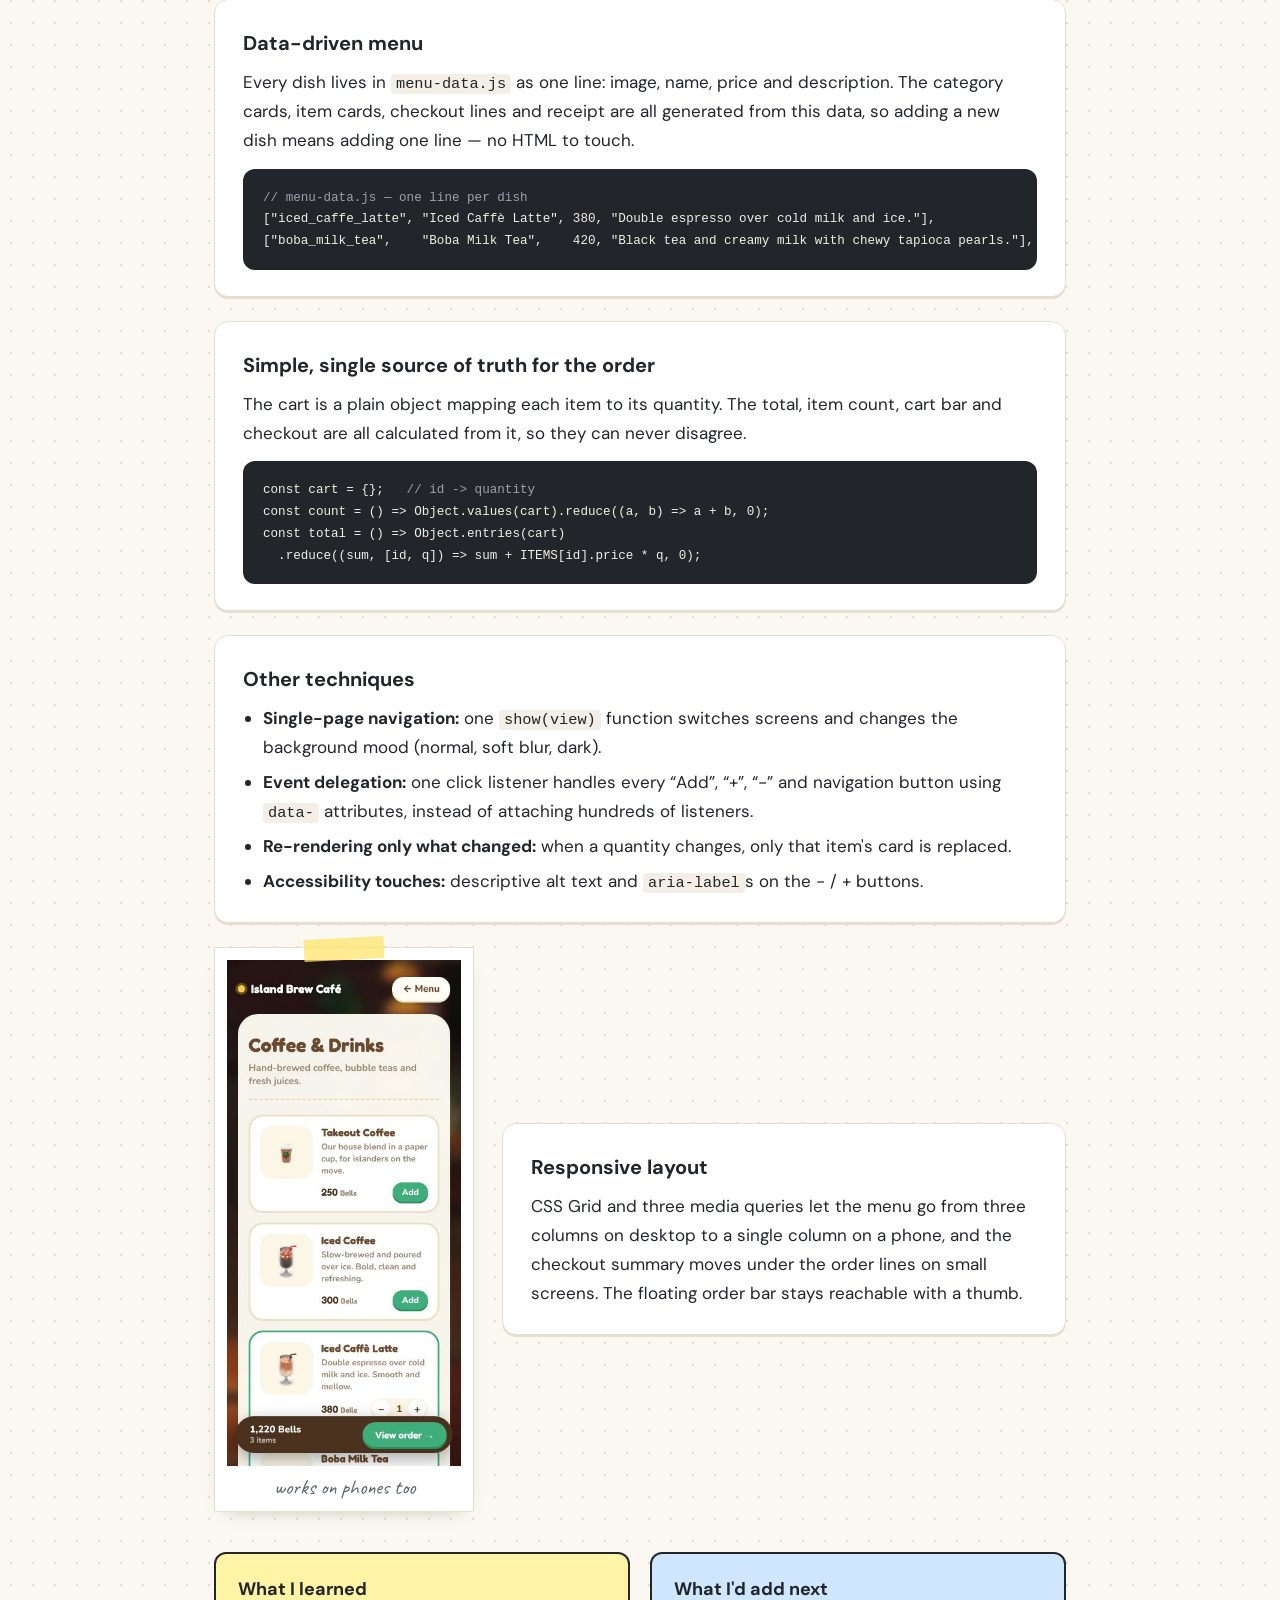
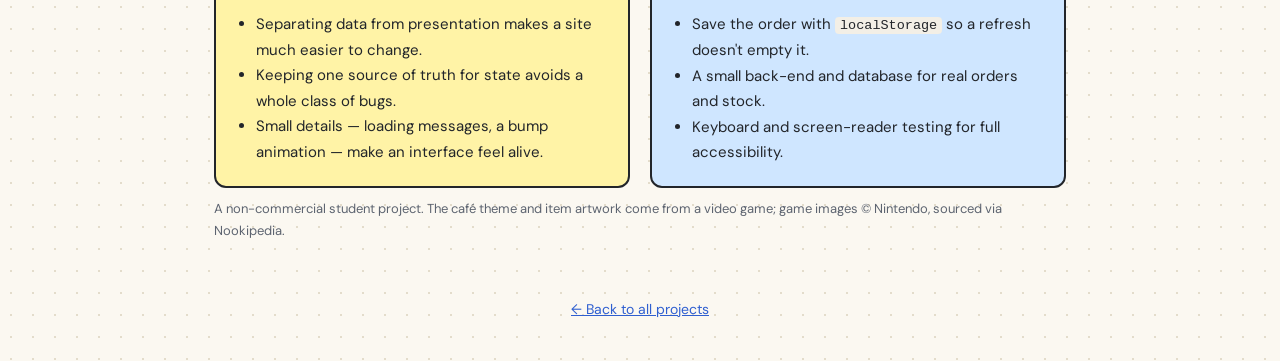
<file: cafe.html>
<!DOCTYPE html>
<html lang="en">
<head>
<meta charset="UTF-8">
<meta name="viewport" content="width=device-width, initial-scale=1.0">
<title>Island Brew Café — Interactive Ordering Website | Chenrui (Avery) Xie</title>
<link rel="preconnect" href="https://fonts.googleapis.com">
<link rel="preconnect" href="https://fonts.gstatic.com" crossorigin>
<link href="https://fonts.googleapis.com/css2?family=Caveat:wght@500;700&family=DM+Sans:wght@400;500;700&display=swap" rel="stylesheet">
<link rel="stylesheet" href="css/case-study.css">
<style>
  .hero-shot{margin-top:6px}
  .journey{display:grid;gap:28px;counter-reset:step}
  .step{display:grid;grid-template-columns:1.25fr 1fr;gap:26px;align-items:center}
  .step:nth-child(even) figure{order:2}
  .step .txt::before{counter-increment:step;content:"Step " counter(step);display:block;font-family:var(--hand);font-size:26px;color:var(--blue);line-height:1}
  .step h3{font-size:22px;margin:4px 0 6px}
  .step p{font-size:16px;color:var(--muted)}
  @media (max-width:700px){.step{grid-template-columns:1fr}.step:nth-child(even) figure{order:0}}
  pre{background:#22252a;color:#f3efe6;border-radius:12px;padding:18px 20px;overflow-x:auto;font-size:14px;line-height:1.55;margin-top:14px}
  pre code{background:none;padding:0;color:inherit}
  pre .c{color:#9aa3ad}
  .mobile-row{display:grid;grid-template-columns:260px 1fr;gap:28px;align-items:center}
  @media (max-width:700px){.mobile-row{grid-template-columns:1fr}}
</style>
</head>
<body>

<nav aria-label="Main">
  <div class="wrap">
    <a href="index.html" class="logo">Avery Xie</a>
    <a href="index.html#projects" class="back">← Back to projects</a>
  </div>
</nav>

<main class="wrap">

  <header class="top">
    <span class="hand">web development · front-end</span>
    <h1>Island Brew Café: an interactive ordering website</h1>
    <p class="intro">A playful café website where customers can browse the menu, build an order, choose eat-in or takeaway and “pay” — all running in the browser with plain HTML, CSS and JavaScript, no frameworks.</p>
    <ul class="tags">
      <li>HTML</li><li>CSS</li><li>JavaScript</li><li>Responsive Design</li><li>UI / UX</li>
    </ul>
    <div class="btns">
      <a class="btn solid" href="cafe/index.html" target="_blank" rel="noopener">Try the live site ↗</a>
    </div>
  </header>

  <figure class="hero-shot"><span class="tape" aria-hidden="true"></span><img src="images/cafe/category.jpg" alt="The drinks menu page with item cards, quantity steppers and a floating order bar"><figcaption>the drinks menu, with items added to the order</figcaption></figure>

  <div class="kpis">
    <div class="kpi"><b>5</b><span>screens in one page, from welcome to receipt</span></div>
    <div class="kpi"><b>33</b><span>menu items across 3 categories</span></div>
    <div class="kpi"><b>1 file</b><span>holds all menu data — add a dish in one line</span></div>
    <div class="kpi"><b>0</b><span>frameworks or libraries — vanilla JS only</span></div>
  </div>

  <!-- ============ JOURNEY ============ -->
  <div class="part"><span class="pill">The user journey</span></div>
  <h2>From walking in to paying</h2>
  <p class="sub">The whole site is one HTML page; JavaScript swaps between five “views”.</p>

  <div class="journey">
    <div class="step">
      <figure><span class="tape" aria-hidden="true"></span><img src="images/cafe/home.jpg" alt="Welcome screen with the café name and a Come on in button"></figure>
      <div class="txt"><h3>Welcome &amp; loading</h3><p>A welcome card over the café interior. “Come on in” plays a short loading animation with rotating messages (“Grinding the beans…”) and a progress bar.</p></div>
    </div>
    <div class="step">
      <figure><span class="tape" aria-hidden="true"></span><img src="images/cafe/menu.jpg" alt="Menu hub with three category cards"></figure>
      <div class="txt"><h3>Choose a menu</h3><p>Three category cards are generated from the menu data, each previewing its first three items and showing how many are already in the order.</p></div>
    </div>
    <div class="step">
      <figure><span class="tape" aria-hidden="true"></span><img src="images/cafe/category.jpg" alt="Item cards with Add buttons and quantity steppers"></figure>
      <div class="txt"><h3>Build the order</h3><p>“Add” turns into a − / + stepper and the card is highlighted. A floating bar keeps a live running total and item count, with a small “bump” animation on each change.</p></div>
    </div>
    <div class="step">
      <figure><span class="tape" aria-hidden="true"></span><img src="images/cafe/checkout.jpg" alt="Checkout with order lines, eat-in / take-away toggle and total"></figure>
      <div class="txt"><h3>Check out</h3><p>Quantities can still be changed here. An eat-in / take-away toggle adds a 50-coin bag charge and updates the total instantly.</p></div>
    </div>
    <div class="step">
      <figure><span class="tape" aria-hidden="true"></span><img src="images/cafe/paid.jpg" alt="Payment complete screen with an itemised receipt and order number"></figure>
      <div class="txt"><h3>Pay &amp; get a receipt</h3><p>A short “paying” overlay, then an itemised receipt with a random order number and the option to start a new order.</p></div>
    </div>
  </div>

  <!-- ============ BUILD ============ -->
  <div class="part biz"><span class="pill">How I built it</span></div>
  <h2>Under the hood</h2>
  <p class="sub">Three files of code: page structure, styling, and logic — plus one data file.</p>

  <div class="stack">
    <div class="paper">
      <h3>Data-driven menu</h3>
      <p>Every dish lives in <code>menu-data.js</code> as one line: image, name, price and description. The category cards, item cards, checkout lines and receipt are all generated from this data, so adding a new dish means adding one line — no HTML to touch.</p>
<pre><code><span class="c">// menu-data.js — one line per dish</span>
["iced_caffe_latte", "Iced Caffè Latte", 380, "Double espresso over cold milk and ice."],
["boba_milk_tea",    "Boba Milk Tea",    420, "Black tea and creamy milk with chewy tapioca pearls."],</code></pre>
    </div>

    <div class="paper">
      <h3>Simple, single source of truth for the order</h3>
      <p>The cart is a plain object mapping each item to its quantity. The total, item count, cart bar and checkout are all calculated from it, so they can never disagree.</p>
<pre><code>const cart = {};   <span class="c">// id -> quantity</span>
const count = () => Object.values(cart).reduce((a, b) => a + b, 0);
const total = () => Object.entries(cart)
  .reduce((sum, [id, q]) => sum + ITEMS[id].price * q, 0);</code></pre>
    </div>

    <div class="paper">
      <h3>Other techniques</h3>
      <ul>
        <li><b>Single-page navigation:</b> one <code>show(view)</code> function switches screens and changes the background mood (normal, soft blur, dark).</li>
        <li><b>Event delegation:</b> one click listener handles every “Add”, “+”, “−” and navigation button using <code>data-</code> attributes, instead of attaching hundreds of listeners.</li>
        <li><b>Re-rendering only what changed:</b> when a quantity changes, only that item's card is replaced.</li>
        <li><b>Accessibility touches:</b> descriptive alt text and <code>aria-label</code>s on the − / + buttons.</li>
      </ul>
    </div>

    <div class="mobile-row">
      <figure><span class="tape" aria-hidden="true"></span><img src="images/cafe/mobile.jpg" alt="The drinks menu on a phone-sized screen"><figcaption>works on phones too</figcaption></figure>
      <div class="paper">
        <h3>Responsive layout</h3>
        <p>CSS Grid and three media queries let the menu go from three columns on desktop to a single column on a phone, and the checkout summary moves under the order lines on small screens. The floating order bar stays reachable with a thumb.</p>
      </div>
    </div>
  </div>

  <div class="two" style="margin-top:40px">
    <div class="box y">
      <h3>What I learned</h3>
      <ul>
        <li>Separating data from presentation makes a site much easier to change.</li>
        <li>Keeping one source of truth for state avoids a whole class of bugs.</li>
        <li>Small details — loading messages, a bump animation — make an interface feel alive.</li>
      </ul>
    </div>
    <div class="box b">
      <h3>What I'd add next</h3>
      <ul>
        <li>Save the order with <code>localStorage</code> so a refresh doesn't empty it.</li>
        <li>A small back-end and database for real orders and stock.</li>
        <li>Keyboard and screen-reader testing for full accessibility.</li>
      </ul>
    </div>
  </div>

  <p class="note">A non-commercial student project. The café theme and item artwork come from a video game; game images © Nintendo, sourced via Nookipedia.</p>

</main>

<footer><a href="index.html#projects">← Back to all projects</a></footer>
</body>
</html>
</file>
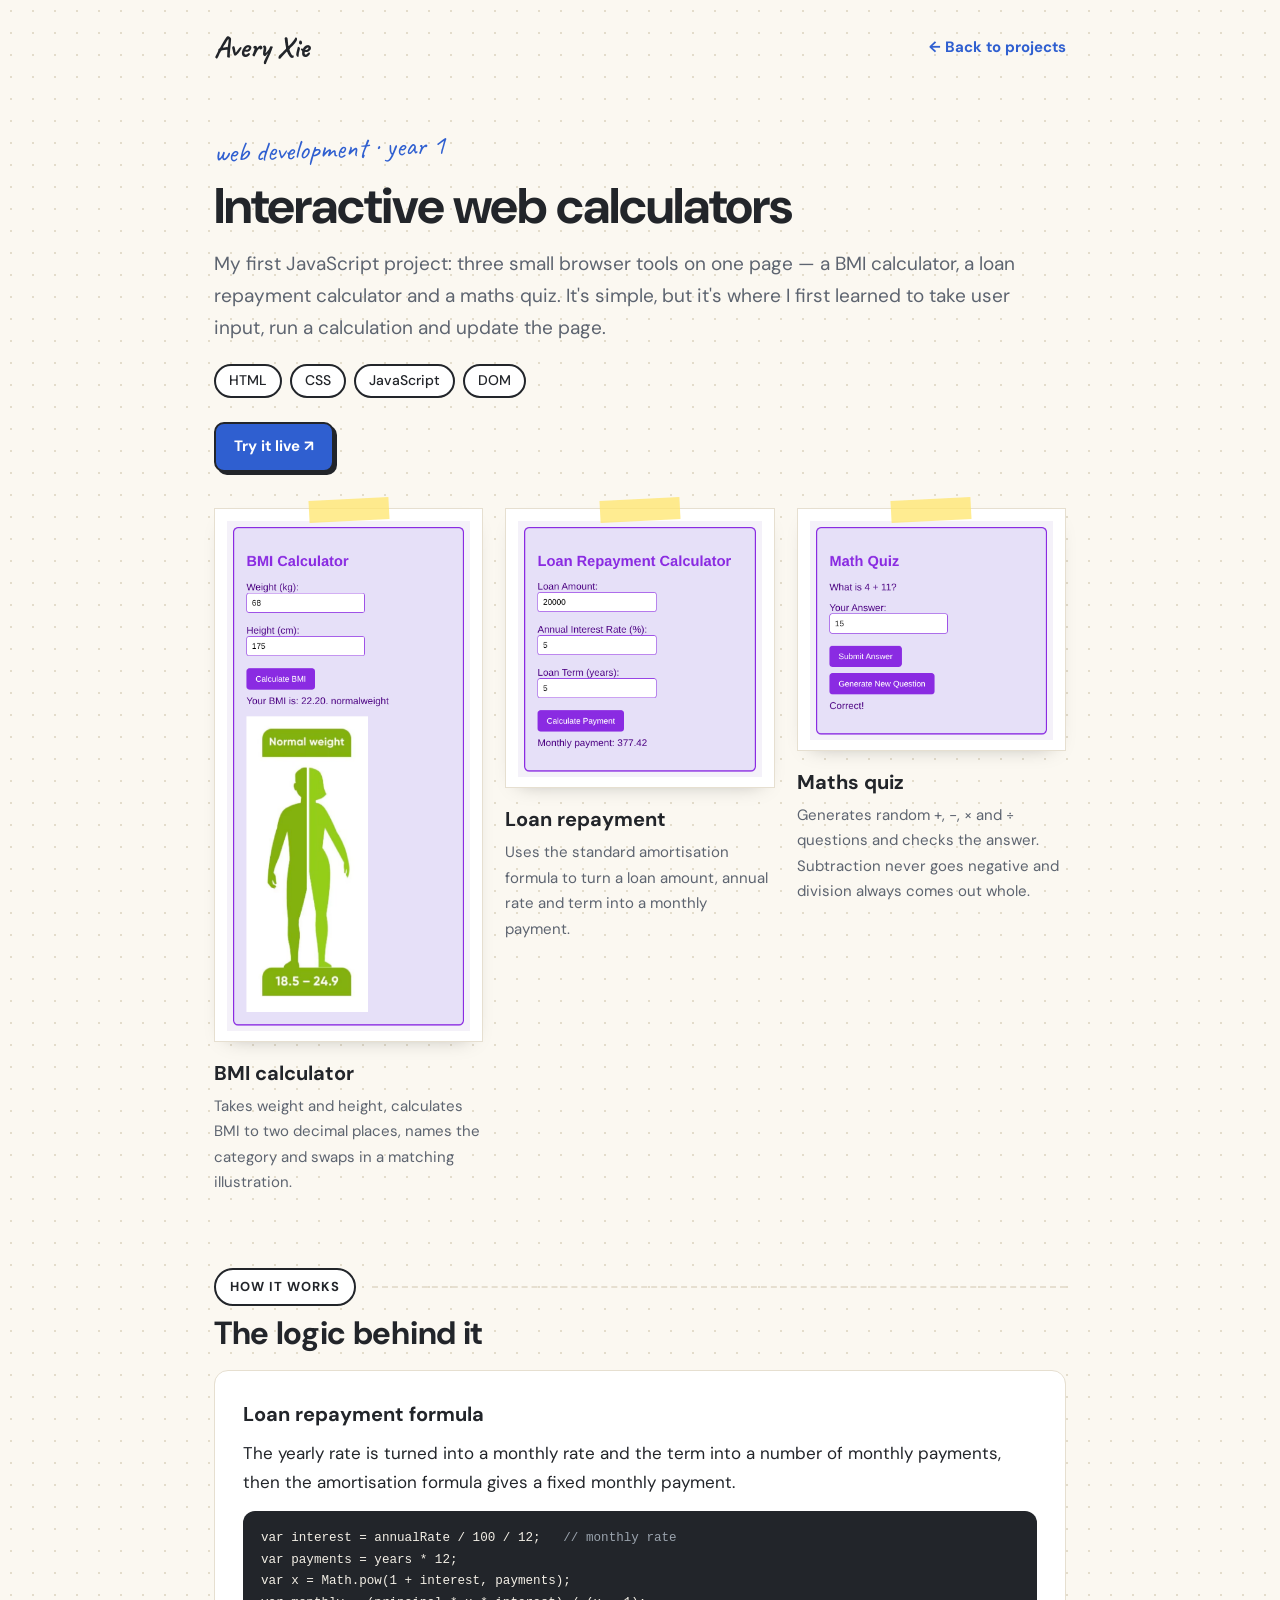
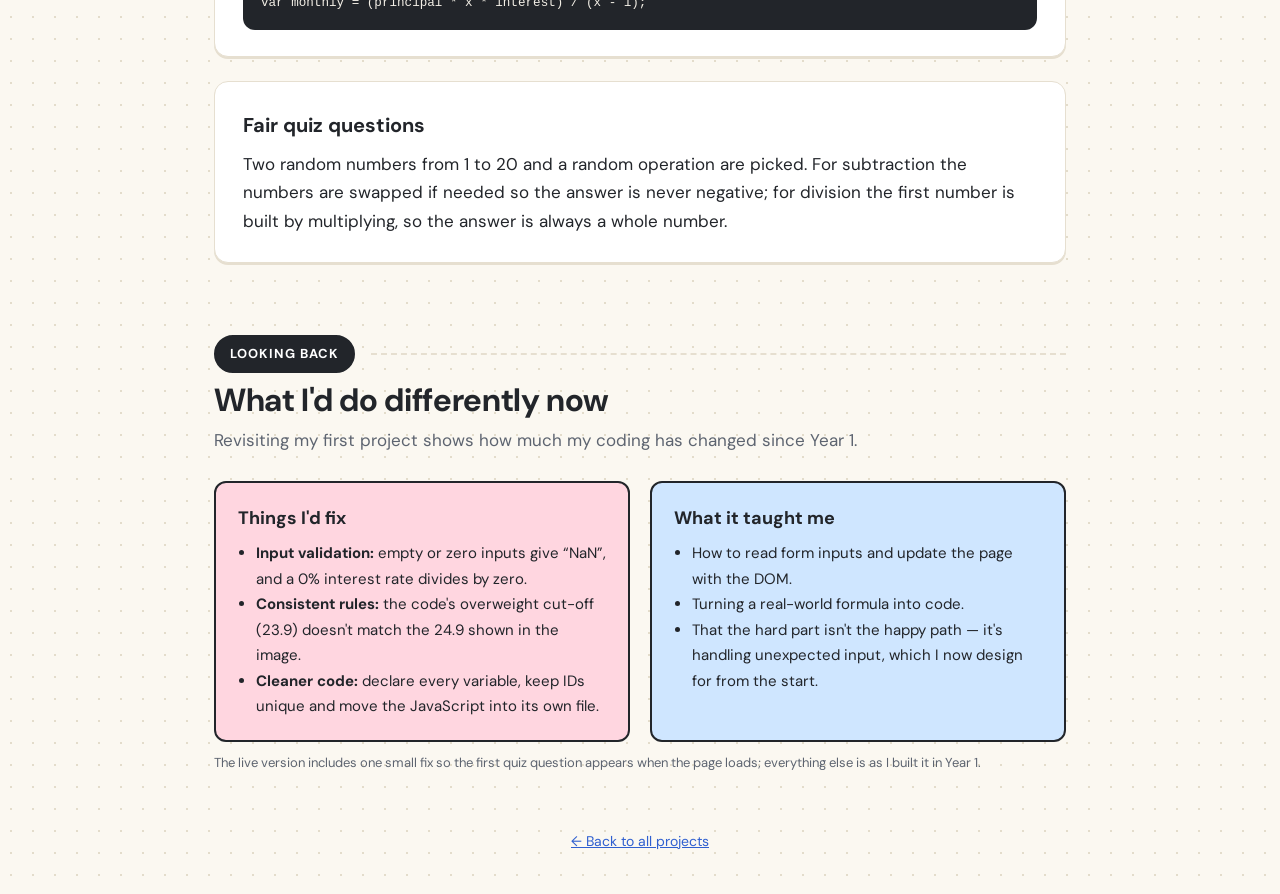
<file: calculators.html>
<!DOCTYPE html>
<html lang="en">
<head>
<meta charset="UTF-8">
<meta name="viewport" content="width=device-width, initial-scale=1.0">
<title>Interactive Web Calculators (Year 1) | Chenrui (Avery) Xie</title>
<link rel="preconnect" href="https://fonts.googleapis.com">
<link rel="preconnect" href="https://fonts.gstatic.com" crossorigin>
<link href="https://fonts.googleapis.com/css2?family=Caveat:wght@500;700&family=DM+Sans:wght@400;500;700&display=swap" rel="stylesheet">
<link rel="stylesheet" href="css/case-study.css">
<style>
  .apps{display:grid;grid-template-columns:repeat(3,1fr);gap:22px;align-items:start}
  .apps figure img{border:0}
  .app-txt h3{font-size:20px;margin:14px 0 4px}
  .app-txt p{font-size:15px;color:var(--muted)}
  @media (max-width:760px){.apps{grid-template-columns:1fr}}
  pre{background:#22252a;color:#f3efe6;border-radius:12px;padding:16px 18px;overflow-x:auto;font-size:14px;line-height:1.55;margin-top:14px}
  pre .c{color:#9aa3ad}
</style>
</head>
<body>

<nav aria-label="Main">
  <div class="wrap">
    <a href="index.html" class="logo">Avery Xie</a>
    <a href="index.html#projects" class="back">← Back to projects</a>
  </div>
</nav>

<main class="wrap">

  <header class="top">
    <span class="hand">web development · year 1</span>
    <h1>Interactive web calculators</h1>
    <p class="intro">My first JavaScript project: three small browser tools on one page — a BMI calculator, a loan repayment calculator and a maths quiz. It's simple, but it's where I first learned to take user input, run a calculation and update the page.</p>
    <ul class="tags">
      <li>HTML</li><li>CSS</li><li>JavaScript</li><li>DOM</li>
    </ul>
    <div class="btns">
      <a class="btn solid" href="calculators/index.html" target="_blank" rel="noopener">Try it live ↗</a>
    </div>
  </header>

  <div class="apps">
    <div>
      <figure><span class="tape" aria-hidden="true"></span><img src="images/calc/bmi.png" alt="BMI calculator showing a BMI of 22.20 and a normal-weight illustration"></figure>
      <div class="app-txt"><h3>BMI calculator</h3><p>Takes weight and height, calculates BMI to two decimal places, names the category and swaps in a matching illustration.</p></div>
    </div>
    <div>
      <figure><span class="tape" aria-hidden="true"></span><img src="images/calc/loan.png" alt="Loan calculator showing a monthly payment of 377.42"></figure>
      <div class="app-txt"><h3>Loan repayment</h3><p>Uses the standard amortisation formula to turn a loan amount, annual rate and term into a monthly payment.</p></div>
    </div>
    <div>
      <figure><span class="tape" aria-hidden="true"></span><img src="images/calc/quiz.png" alt="Maths quiz showing a question, an answer and Correct!"></figure>
      <div class="app-txt"><h3>Maths quiz</h3><p>Generates random +, −, × and ÷ questions and checks the answer. Subtraction never goes negative and division always comes out whole.</p></div>
    </div>
  </div>

  <div class="part"><span class="pill">How it works</span></div>
  <h2>The logic behind it</h2>

  <div class="stack" style="margin-top:18px">
    <div class="paper">
      <h3>Loan repayment formula</h3>
      <p>The yearly rate is turned into a monthly rate and the term into a number of monthly payments, then the amortisation formula gives a fixed monthly payment.</p>
<pre><code>var interest = annualRate / 100 / 12;   <span class="c">// monthly rate</span>
var payments = years * 12;
var x = Math.pow(1 + interest, payments);
var monthly = (principal * x * interest) / (x - 1);</code></pre>
    </div>
    <div class="paper">
      <h3>Fair quiz questions</h3>
      <p>Two random numbers from 1 to 20 and a random operation are picked. For subtraction the numbers are swapped if needed so the answer is never negative; for division the first number is built by multiplying, so the answer is always a whole number.</p>
    </div>
  </div>

  <div class="part biz"><span class="pill">Looking back</span></div>
  <h2>What I'd do differently now</h2>
  <p class="sub">Revisiting my first project shows how much my coding has changed since Year 1.</p>

  <div class="two">
    <div class="box p">
      <h3>Things I'd fix</h3>
      <ul>
        <li><b>Input validation:</b> empty or zero inputs give “NaN”, and a 0% interest rate divides by zero.</li>
        <li><b>Consistent rules:</b> the code's overweight cut-off (23.9) doesn't match the 24.9 shown in the image.</li>
        <li><b>Cleaner code:</b> declare every variable, keep IDs unique and move the JavaScript into its own file.</li>
      </ul>
    </div>
    <div class="box b">
      <h3>What it taught me</h3>
      <ul>
        <li>How to read form inputs and update the page with the DOM.</li>
        <li>Turning a real-world formula into code.</li>
        <li>That the hard part isn't the happy path — it's handling unexpected input, which I now design for from the start.</li>
      </ul>
    </div>
  </div>

  <p class="note">The live version includes one small fix so the first quiz question appears when the page loads; everything else is as I built it in Year 1.</p>

</main>

<footer><a href="index.html#projects">← Back to all projects</a></footer>
</body>
</html>
</file>
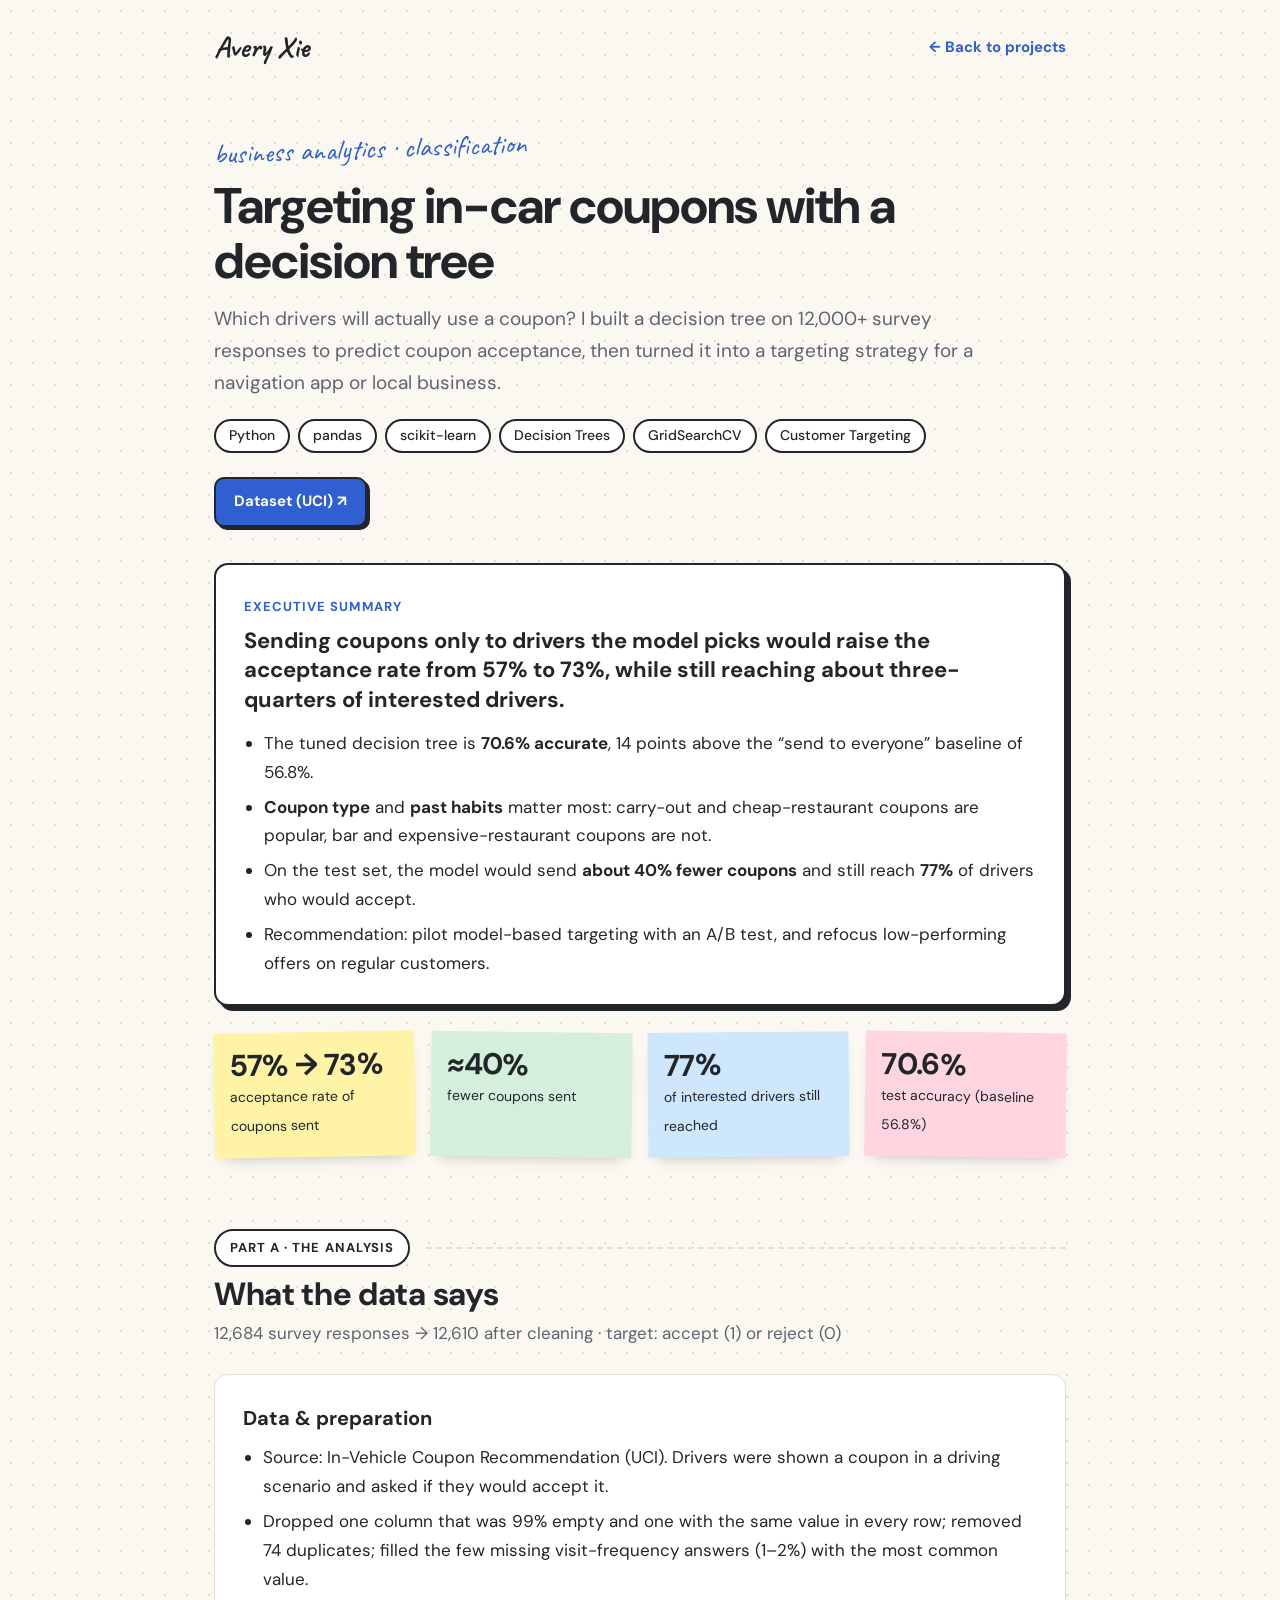
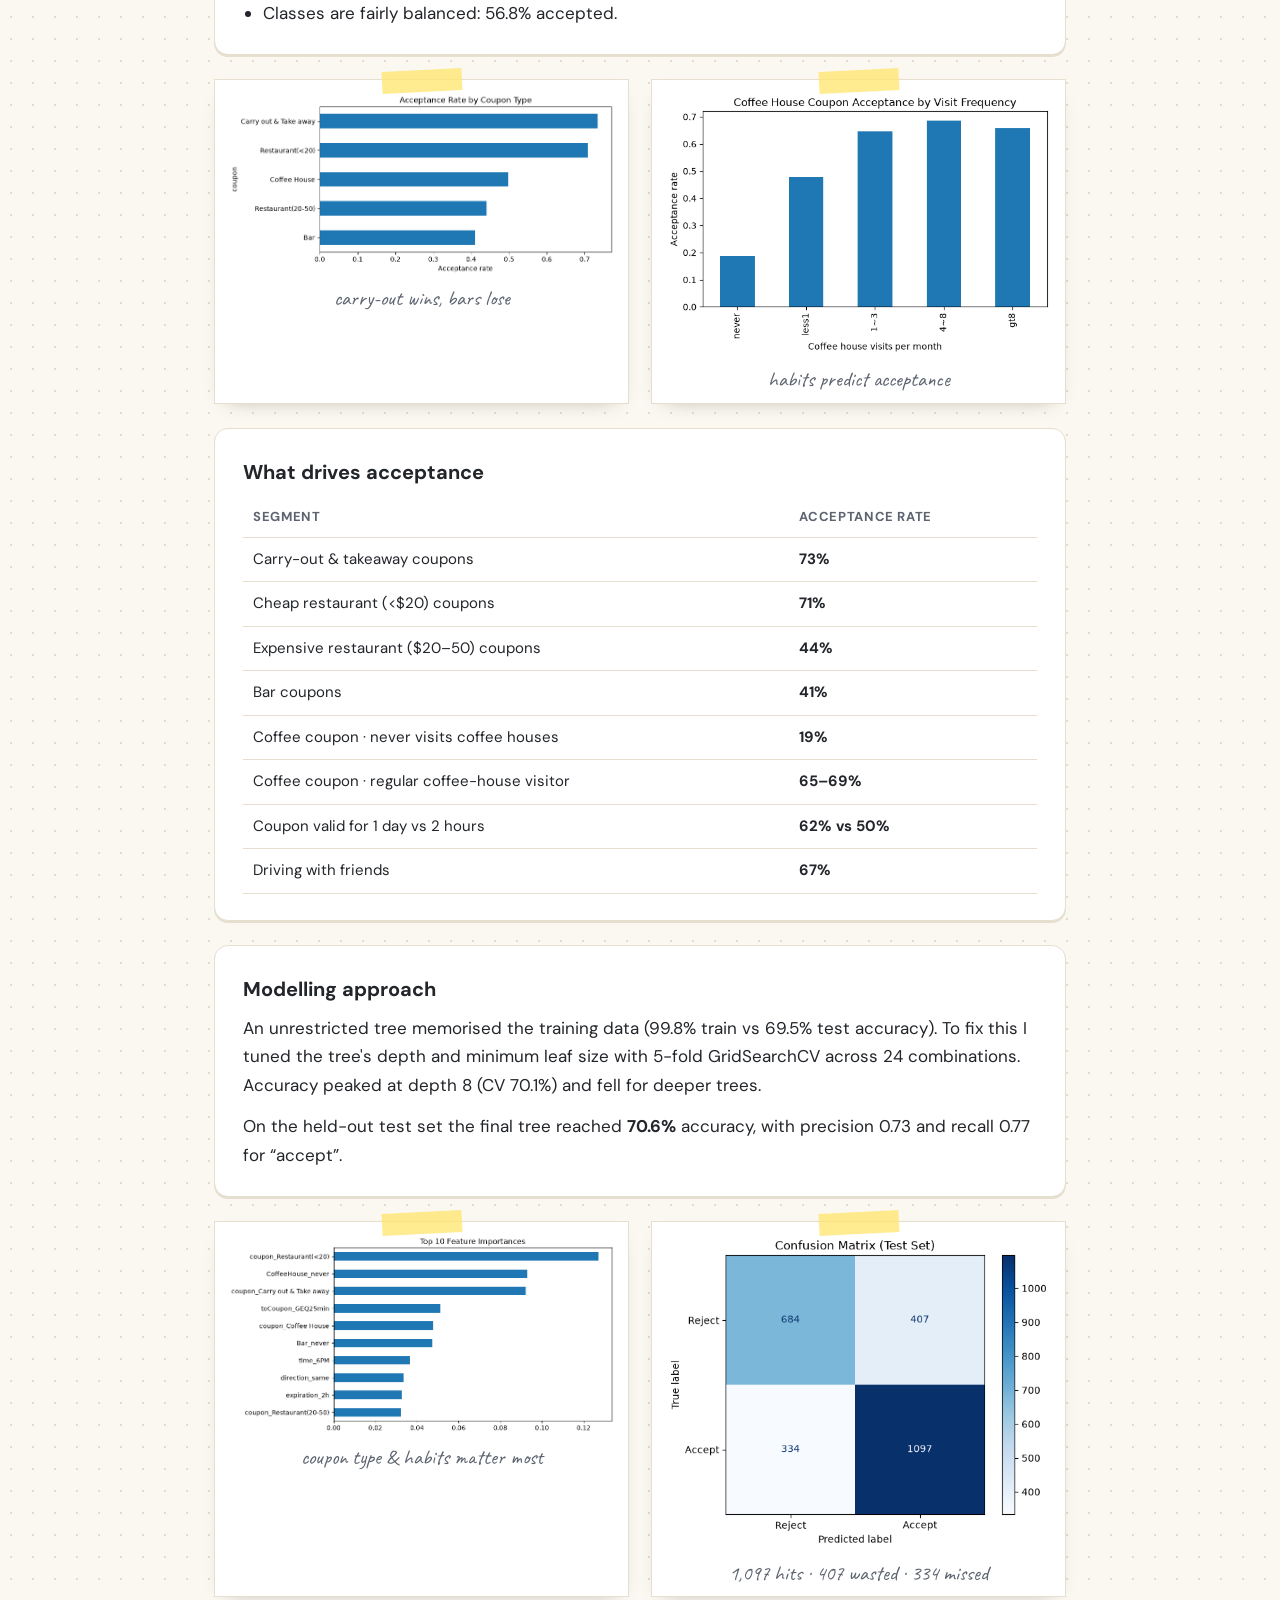
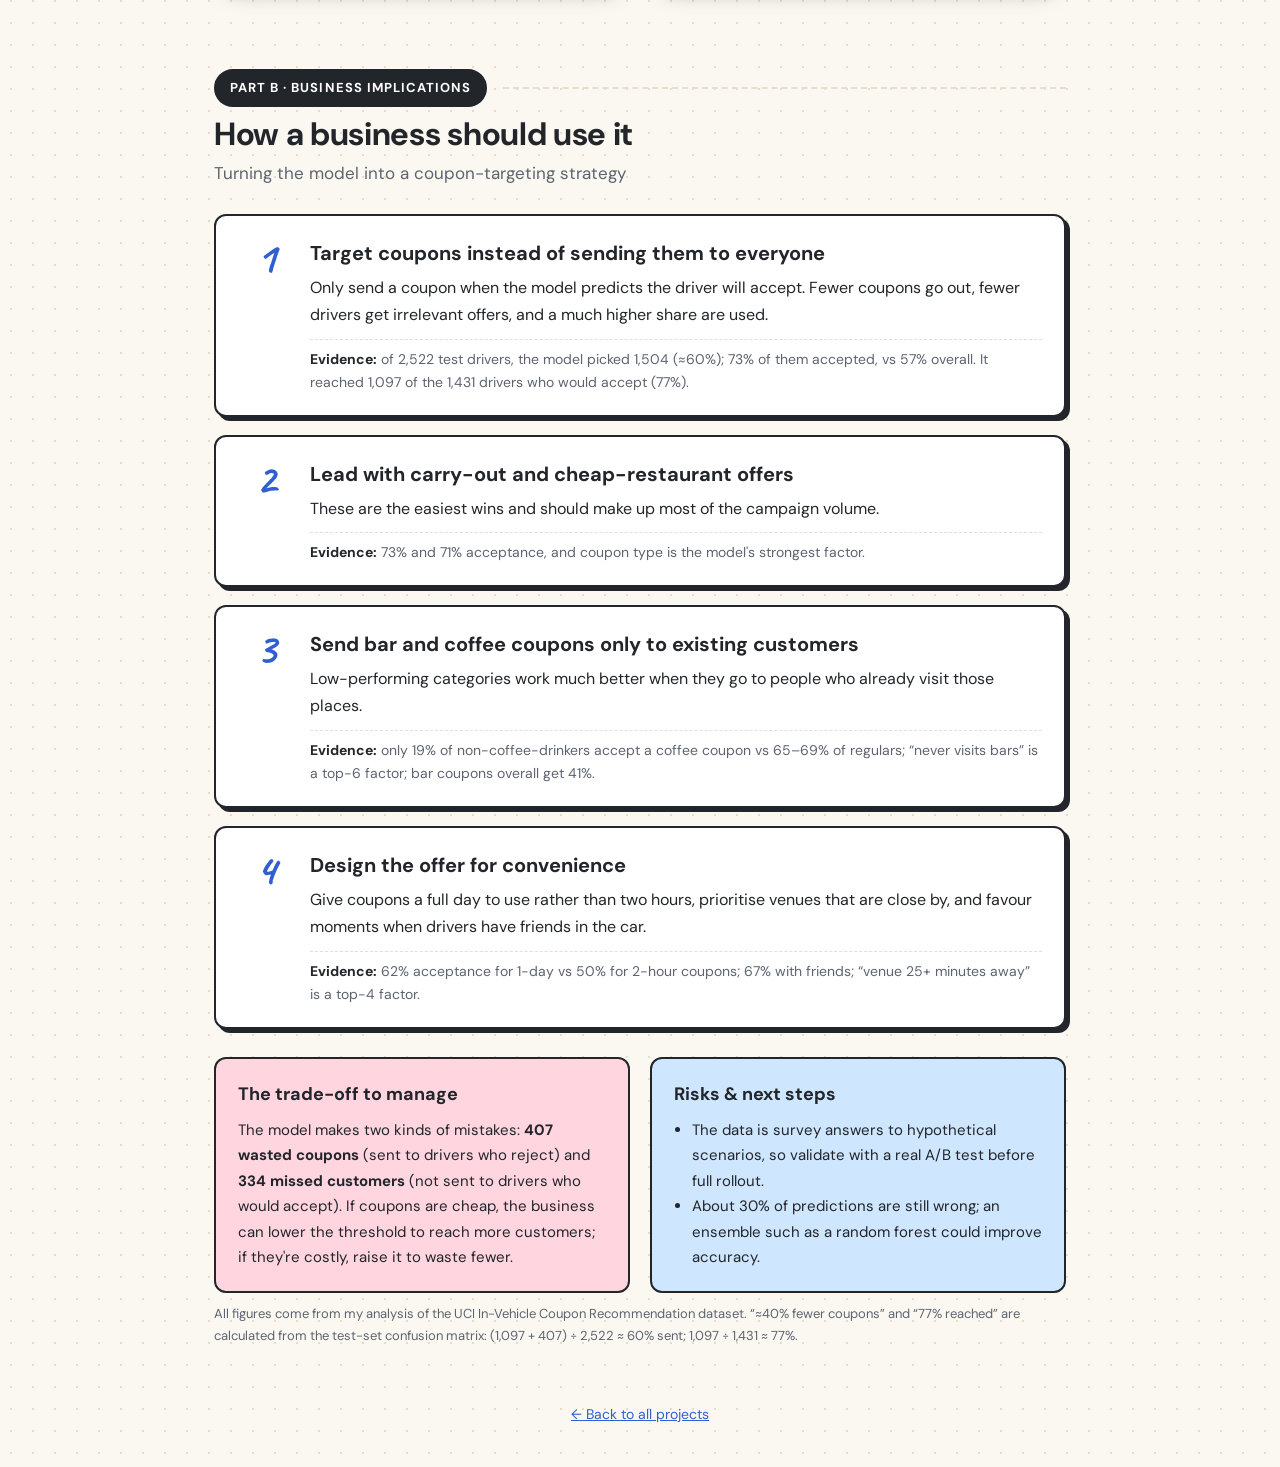
<file: coupon-targeting.html>
<!DOCTYPE html>
<html lang="en">
<head>
<meta charset="UTF-8">
<meta name="viewport" content="width=device-width, initial-scale=1.0">
<title>Targeting In-Car Coupons | Chenrui (Avery) Xie</title>
<link rel="preconnect" href="https://fonts.googleapis.com">
<link rel="preconnect" href="https://fonts.gstatic.com" crossorigin>
<link href="https://fonts.googleapis.com/css2?family=Caveat:wght@500;700&family=DM+Sans:wght@400;500;700&display=swap" rel="stylesheet">
<link rel="stylesheet" href="css/case-study.css">
</head>
<body>

<nav aria-label="Main">
  <div class="wrap">
    <a href="index.html" class="logo">Avery Xie</a>
    <a href="index.html#projects" class="back">← Back to projects</a>
  </div>
</nav>

<main class="wrap">

  <header class="top">
    <span class="hand">business analytics · classification</span>
    <h1>Targeting in-car coupons with a decision tree</h1>
    <p class="intro">Which drivers will actually use a coupon? I built a decision tree on 12,000+ survey responses to predict coupon acceptance, then turned it into a targeting strategy for a navigation app or local business.</p>
    <ul class="tags">
      <li>Python</li><li>pandas</li><li>scikit-learn</li><li>Decision Trees</li><li>GridSearchCV</li><li>Customer Targeting</li>
    </ul>
    <div class="btns">
      <a class="btn solid" href="https://archive.ics.uci.edu/dataset/603/in+vehicle+coupon+recommendation" target="_blank" rel="noopener">Dataset (UCI) ↗</a>
    </div>
  </header>

  <!-- EXECUTIVE SUMMARY -->
  <section class="exec" aria-labelledby="exec-h">
    <span class="eyebrow" id="exec-h">Executive summary</span>
    <p class="headline">Sending coupons only to drivers the model picks would raise the acceptance rate from 57% to 73%, while still reaching about three-quarters of interested drivers.</p>
    <ul>
      <li>The tuned decision tree is <b>70.6% accurate</b>, 14 points above the “send to everyone” baseline of 56.8%.</li>
      <li><b>Coupon type</b> and <b>past habits</b> matter most: carry-out and cheap-restaurant coupons are popular, bar and expensive-restaurant coupons are not.</li>
      <li>On the test set, the model would send <b>about 40% fewer coupons</b> and still reach <b>77%</b> of drivers who would accept.</li>
      <li>Recommendation: pilot model-based targeting with an A/B test, and refocus low-performing offers on regular customers.</li>
    </ul>
  </section>

  <div class="kpis">
    <div class="kpi"><b>57% → 73%</b><span>acceptance rate of coupons sent</span></div>
    <div class="kpi"><b>≈40%</b><span>fewer coupons sent</span></div>
    <div class="kpi"><b>77%</b><span>of interested drivers still reached</span></div>
    <div class="kpi"><b>70.6%</b><span>test accuracy (baseline 56.8%)</span></div>
  </div>

  <!-- ============ PART A: ANALYSIS ============ -->
  <div class="part"><span class="pill">Part A · The analysis</span></div>
  <h2>What the data says</h2>
  <p class="sub">12,684 survey responses → 12,610 after cleaning · target: accept (1) or reject (0)</p>

  <div class="stack">
    <div class="paper">
      <h3>Data &amp; preparation</h3>
      <ul>
        <li>Source: In-Vehicle Coupon Recommendation (UCI). Drivers were shown a coupon in a driving scenario and asked if they would accept it.</li>
        <li>Dropped one column that was 99% empty and one with the same value in every row; removed 74 duplicates; filled the few missing visit-frequency answers (1–2%) with the most common value.</li>
        <li>Classes are fairly balanced: 56.8% accepted.</li>
      </ul>
    </div>

    <div class="figs">
      <figure><span class="tape" aria-hidden="true"></span><img src="images/data-mining/dt_coupon_type.png" alt="Acceptance rate by coupon type: carry-out and cheap restaurants highest, bars lowest"><figcaption>carry-out wins, bars lose</figcaption></figure>
      <figure><span class="tape" aria-hidden="true"></span><img src="images/data-mining/dt_coffee_freq.png" alt="Coffee coupon acceptance by how often the driver visits coffee houses"><figcaption>habits predict acceptance</figcaption></figure>
    </div>

    <div class="paper">
      <h3>What drives acceptance</h3>
      <table>
        <thead><tr><th>Segment</th><th>Acceptance rate</th></tr></thead>
        <tbody>
          <tr><td>Carry-out &amp; takeaway coupons</td><td class="num">73%</td></tr>
          <tr><td>Cheap restaurant (&lt;$20) coupons</td><td class="num">71%</td></tr>
          <tr><td>Expensive restaurant ($20–50) coupons</td><td class="num">44%</td></tr>
          <tr><td>Bar coupons</td><td class="num">41%</td></tr>
          <tr><td>Coffee coupon · never visits coffee houses</td><td class="num">19%</td></tr>
          <tr><td>Coffee coupon · regular coffee-house visitor</td><td class="num">65–69%</td></tr>
          <tr><td>Coupon valid for 1 day vs 2 hours</td><td class="num">62% vs 50%</td></tr>
          <tr><td>Driving with friends</td><td class="num">67%</td></tr>
        </tbody>
      </table>
    </div>

    <div class="paper">
      <h3>Modelling approach</h3>
      <p>An unrestricted tree memorised the training data (99.8% train vs 69.5% test accuracy). To fix this I tuned the tree's depth and minimum leaf size with 5-fold GridSearchCV across 24 combinations. Accuracy peaked at depth 8 (CV 70.1%) and fell for deeper trees.</p>
      <p>On the held-out test set the final tree reached <b>70.6%</b> accuracy, with precision 0.73 and recall 0.77 for “accept”.</p>
    </div>

    <div class="figs">
      <figure><span class="tape" aria-hidden="true"></span><img src="images/data-mining/dt_importance.png" alt="Top 10 feature importances, led by coupon type and coffee-house visits"><figcaption>coupon type &amp; habits matter most</figcaption></figure>
      <figure><span class="tape" aria-hidden="true"></span><img src="images/data-mining/dt_confusion.png" alt="Confusion matrix: 684 true rejects, 407 false accepts, 334 missed accepts, 1097 true accepts"><figcaption>1,097 hits · 407 wasted · 334 missed</figcaption></figure>
    </div>
  </div>

  <!-- ============ PART B: BUSINESS ============ -->
  <div class="part biz"><span class="pill">Part B · Business implications</span></div>
  <h2>How a business should use it</h2>
  <p class="sub">Turning the model into a coupon-targeting strategy</p>

  <div class="recs">
    <div class="rec"><div>
      <h3>Target coupons instead of sending them to everyone</h3>
      <p>Only send a coupon when the model predicts the driver will accept. Fewer coupons go out, fewer drivers get irrelevant offers, and a much higher share are used.</p>
      <p class="why"><b>Evidence:</b> of 2,522 test drivers, the model picked 1,504 (≈60%); 73% of them accepted, vs 57% overall. It reached 1,097 of the 1,431 drivers who would accept (77%).</p>
    </div></div>

    <div class="rec"><div>
      <h3>Lead with carry-out and cheap-restaurant offers</h3>
      <p>These are the easiest wins and should make up most of the campaign volume.</p>
      <p class="why"><b>Evidence:</b> 73% and 71% acceptance, and coupon type is the model's strongest factor.</p>
    </div></div>

    <div class="rec"><div>
      <h3>Send bar and coffee coupons only to existing customers</h3>
      <p>Low-performing categories work much better when they go to people who already visit those places.</p>
      <p class="why"><b>Evidence:</b> only 19% of non-coffee-drinkers accept a coffee coupon vs 65–69% of regulars; “never visits bars” is a top-6 factor; bar coupons overall get 41%.</p>
    </div></div>

    <div class="rec"><div>
      <h3>Design the offer for convenience</h3>
      <p>Give coupons a full day to use rather than two hours, prioritise venues that are close by, and favour moments when drivers have friends in the car.</p>
      <p class="why"><b>Evidence:</b> 62% acceptance for 1-day vs 50% for 2-hour coupons; 67% with friends; “venue 25+ minutes away” is a top-4 factor.</p>
    </div></div>
  </div>

  <div class="two" style="margin-top:28px">
    <div class="box p">
      <h3>The trade-off to manage</h3>
      <p>The model makes two kinds of mistakes: <b>407 wasted coupons</b> (sent to drivers who reject) and <b>334 missed customers</b> (not sent to drivers who would accept). If coupons are cheap, the business can lower the threshold to reach more customers; if they're costly, raise it to waste fewer.</p>
    </div>
    <div class="box b">
      <h3>Risks &amp; next steps</h3>
      <ul>
        <li>The data is survey answers to hypothetical scenarios, so validate with a real A/B test before full rollout.</li>
        <li>About 30% of predictions are still wrong; an ensemble such as a random forest could improve accuracy.</li>
      </ul>
    </div>
  </div>

  <p class="note">All figures come from my analysis of the UCI In-Vehicle Coupon Recommendation dataset. “≈40% fewer coupons” and “77% reached” are calculated from the test-set confusion matrix: (1,097 + 407) ÷ 2,522 ≈ 60% sent; 1,097 ÷ 1,431 ≈ 77%.</p>

</main>

<footer><a href="index.html#projects">← Back to all projects</a></footer>
</body>
</html>
</file>
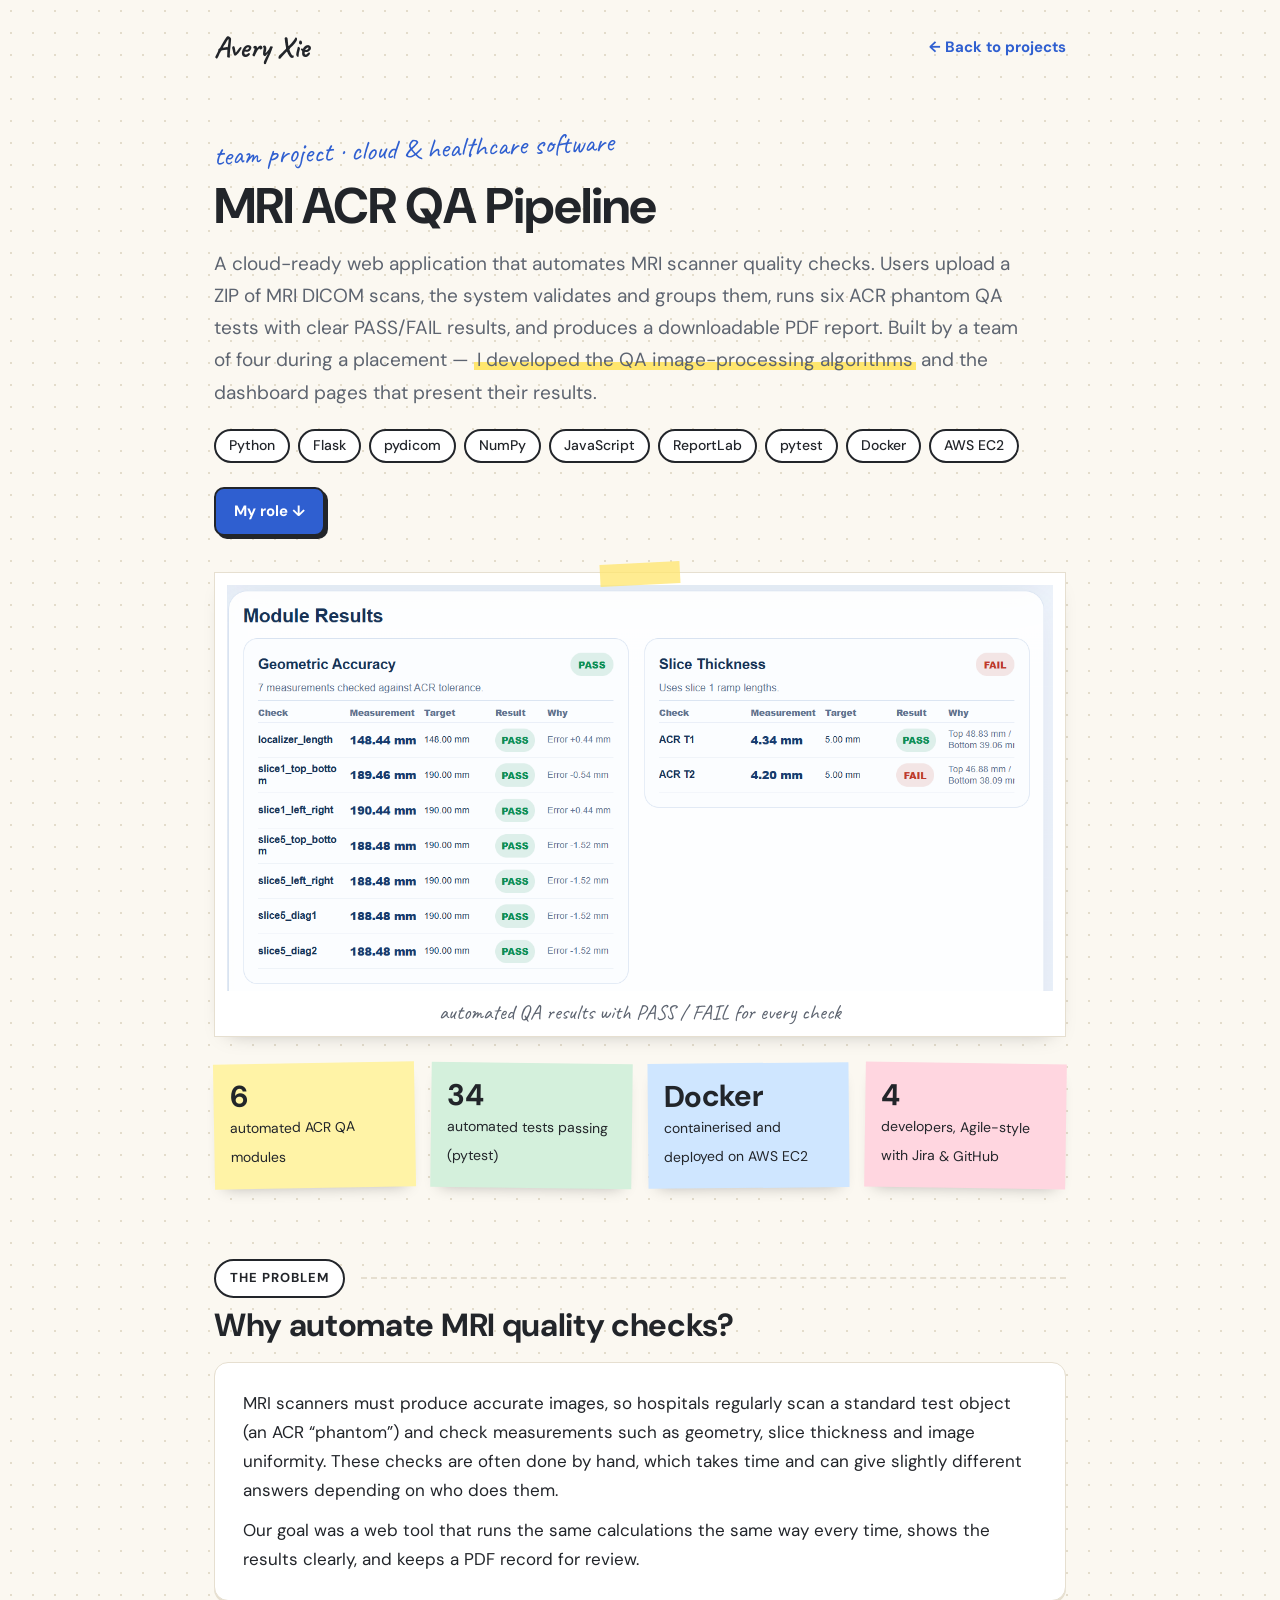
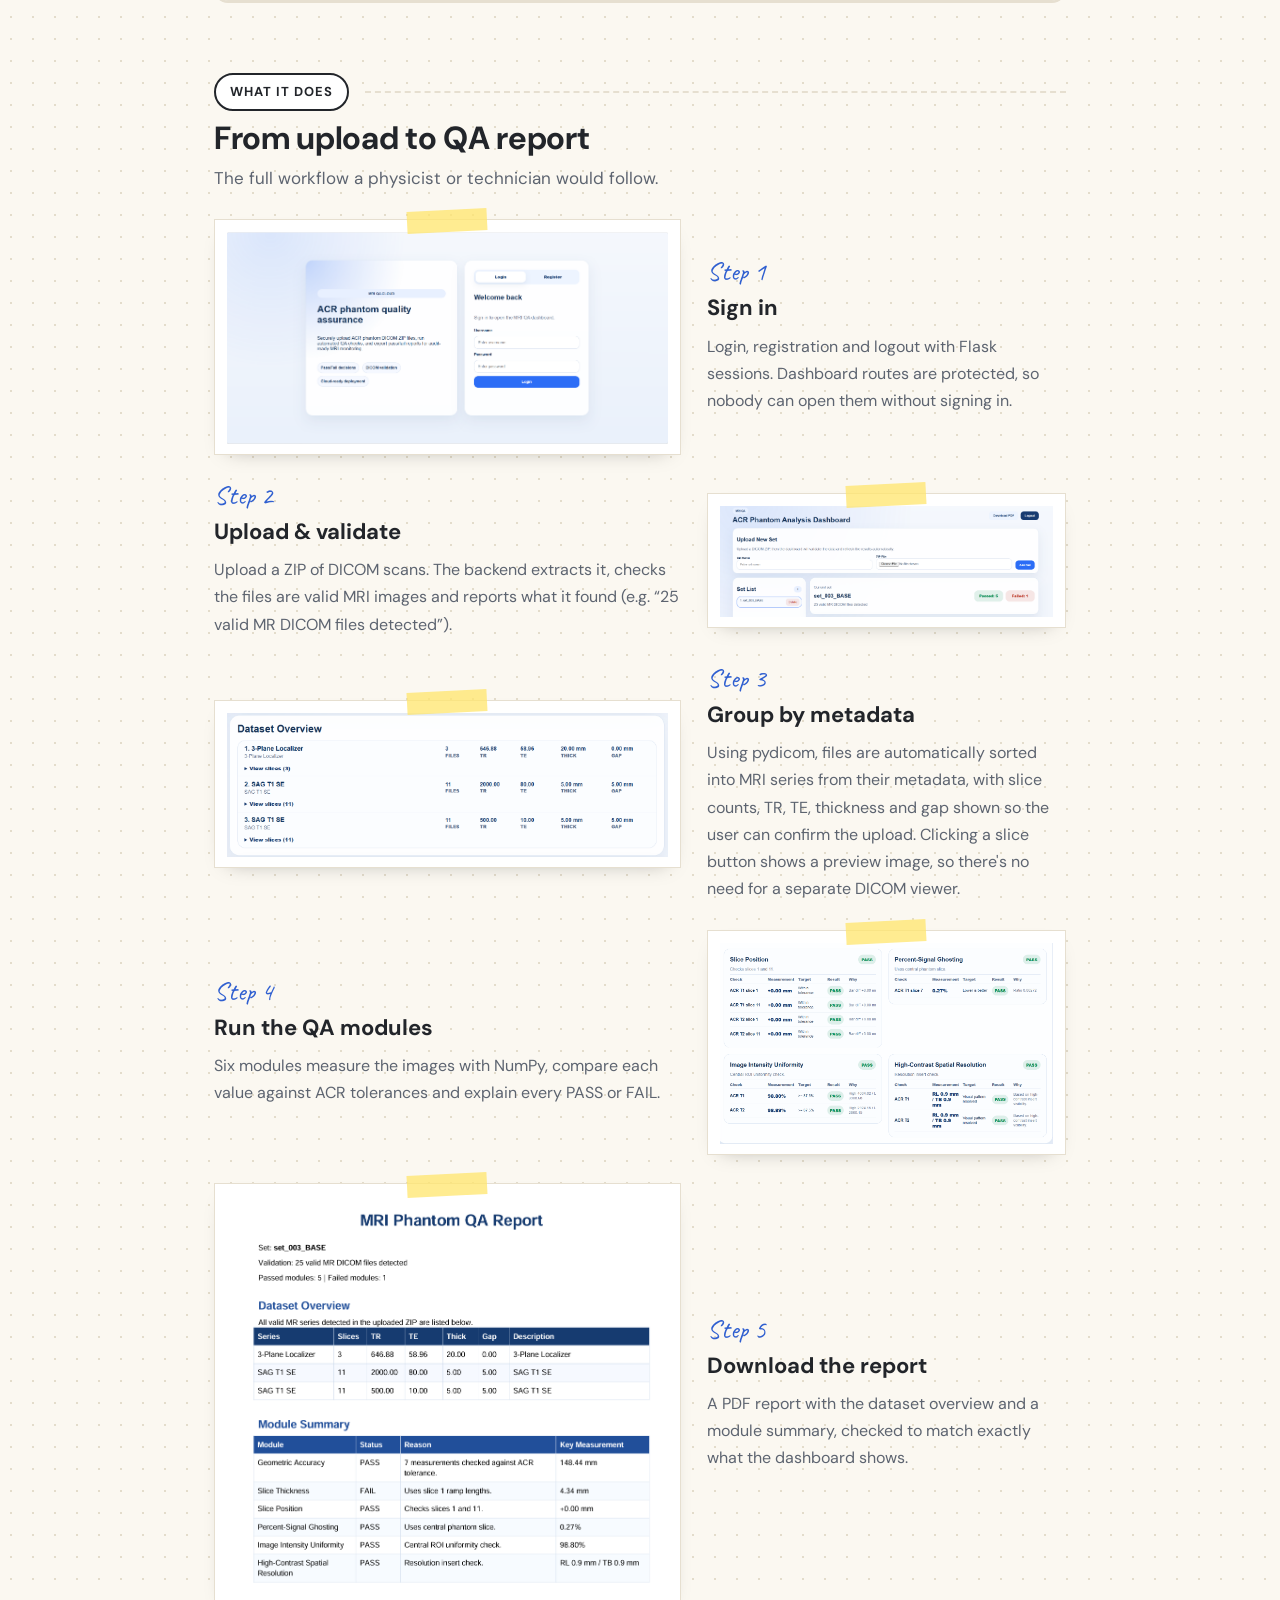
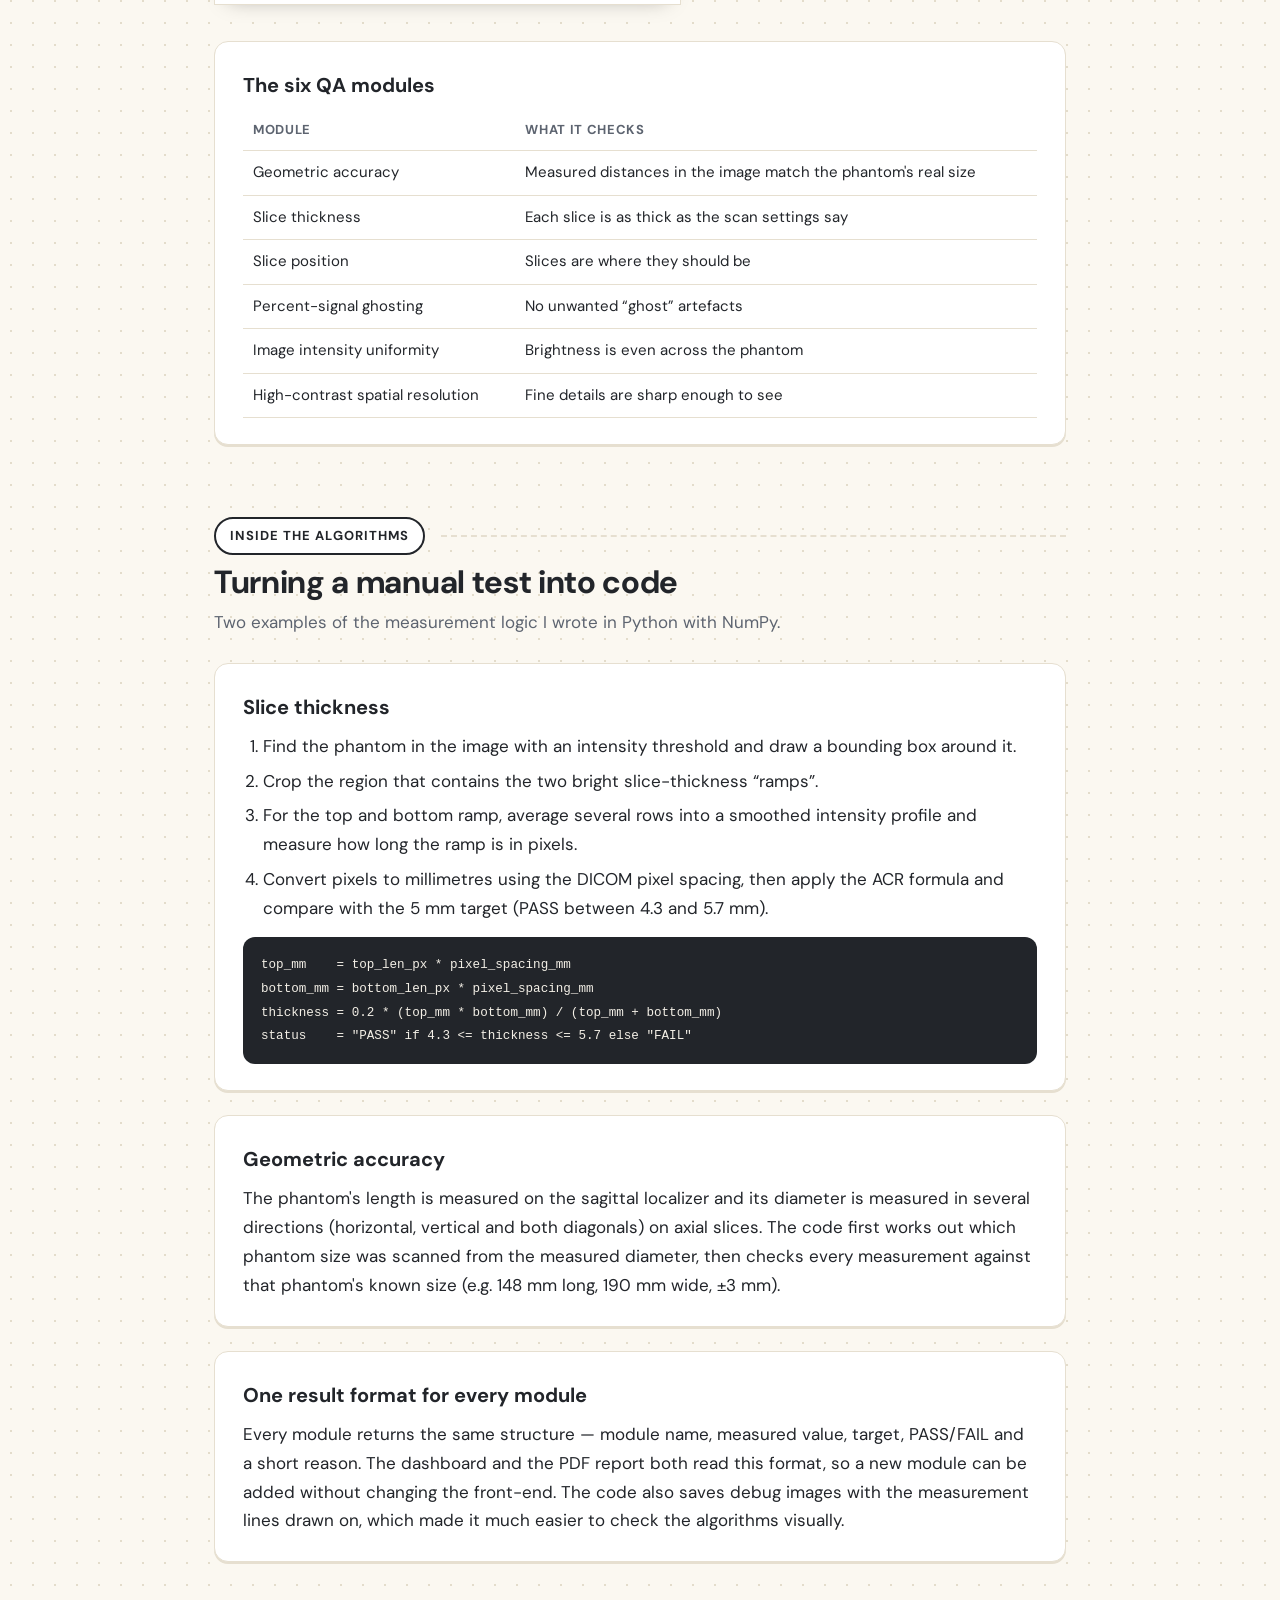
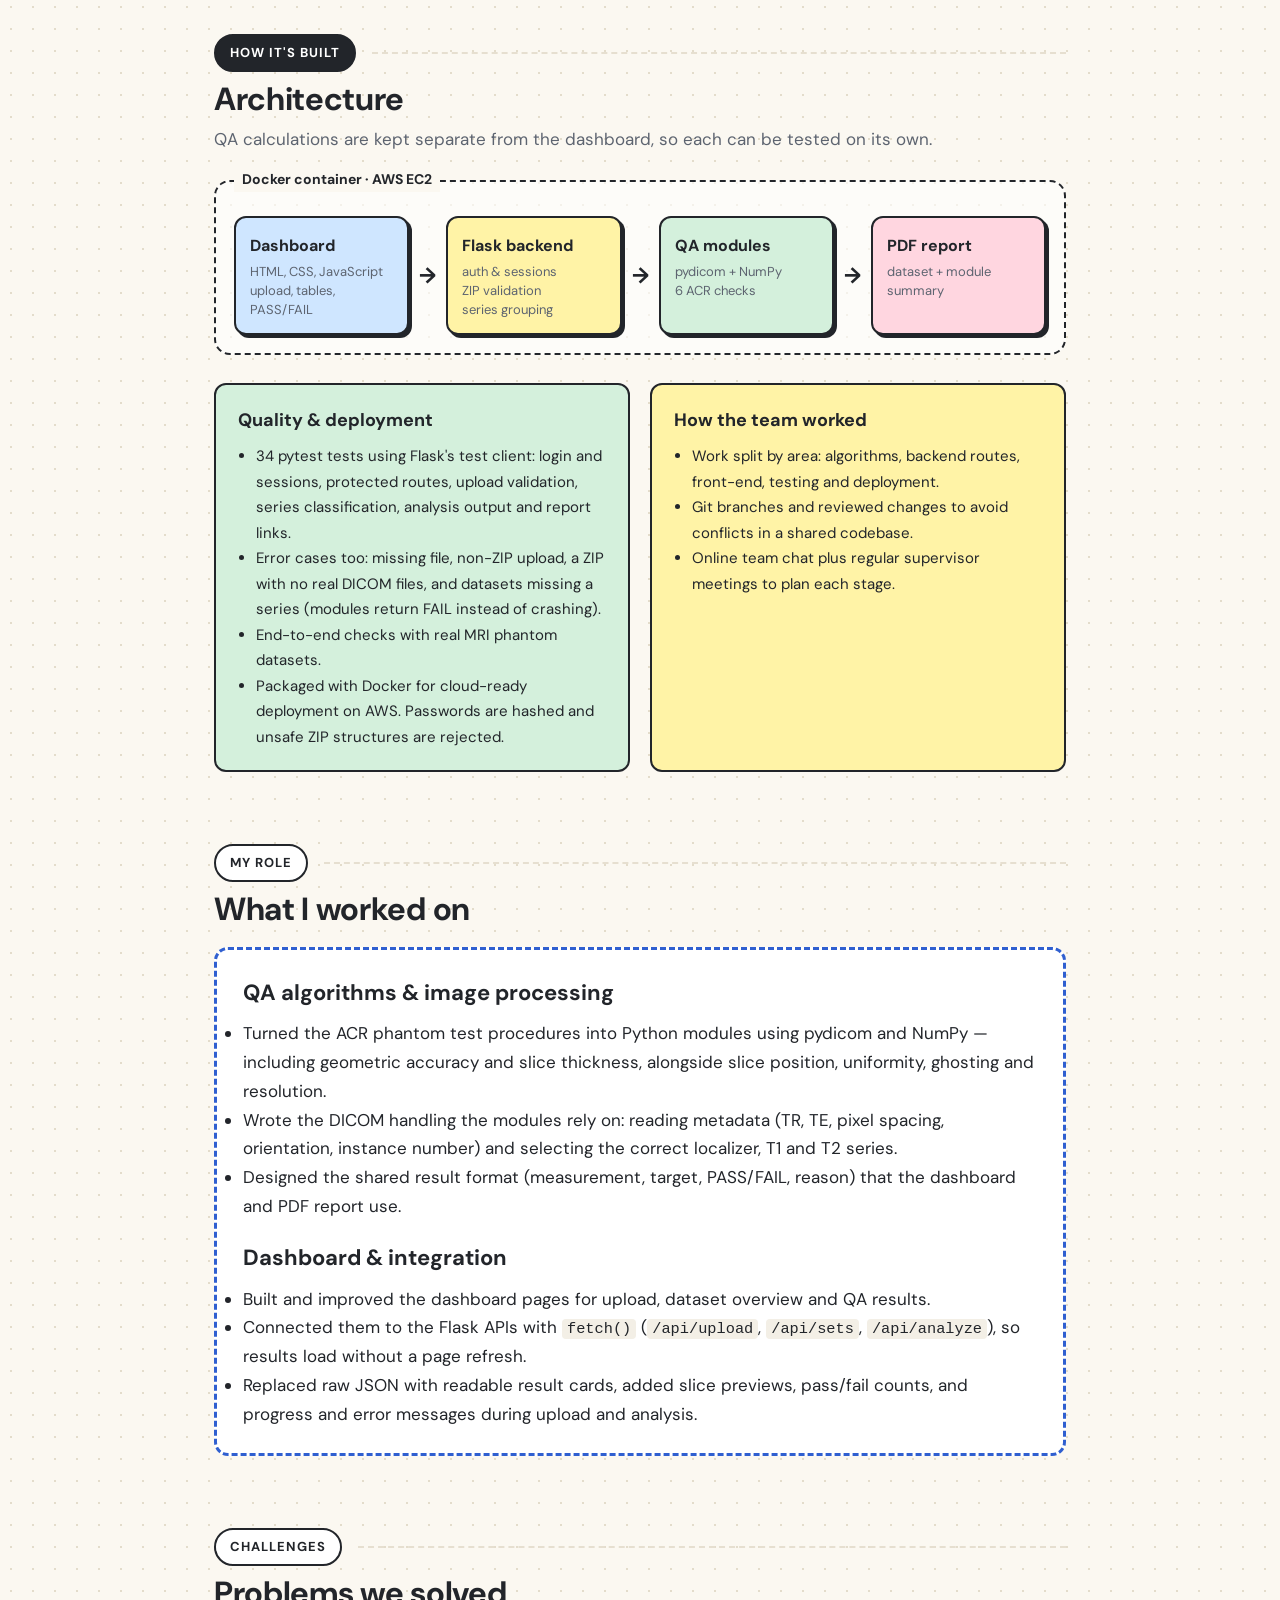
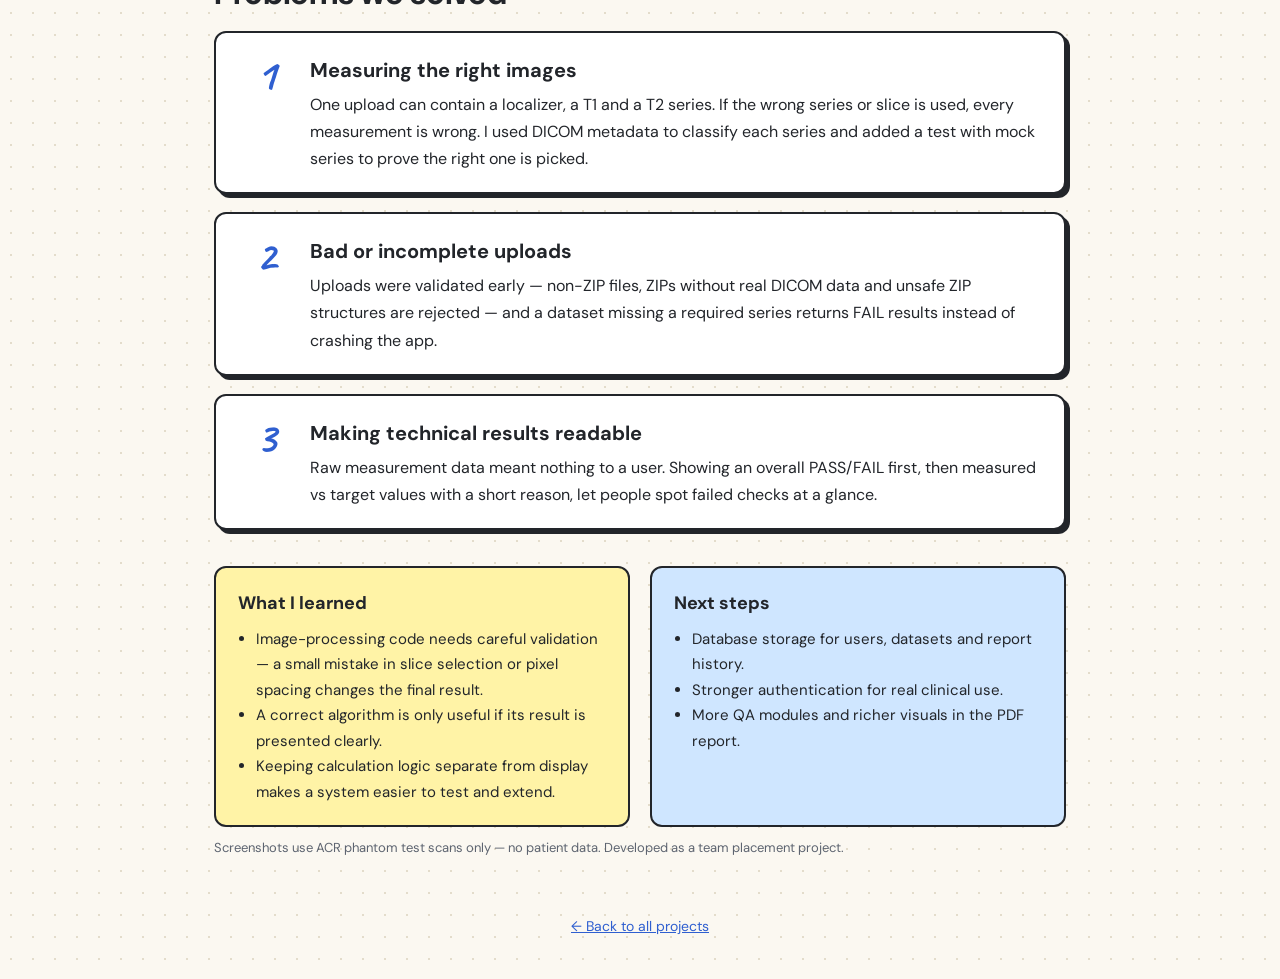
<file: mri-qa.html>
<!DOCTYPE html>
<html lang="en">
<head>
<meta charset="UTF-8">
<meta name="viewport" content="width=device-width, initial-scale=1.0">
<title>MRI ACR QA Pipeline | Chenrui (Avery) Xie</title>
<link rel="preconnect" href="https://fonts.googleapis.com">
<link rel="preconnect" href="https://fonts.gstatic.com" crossorigin>
<link href="https://fonts.googleapis.com/css2?family=Caveat:wght@500;700&family=DM+Sans:wght@400;500;700&display=swap" rel="stylesheet">
<link rel="stylesheet" href="css/case-study.css">
<style>
  .journey{display:grid;gap:28px;counter-reset:step}
  .step{display:grid;grid-template-columns:1.3fr 1fr;gap:26px;align-items:center}
  .step:nth-child(even) figure{order:2}
  .step .txt::before{counter-increment:step;content:"Step " counter(step);display:block;font-family:var(--hand);font-size:26px;color:var(--blue);line-height:1}
  .step h3{font-size:22px;margin:4px 0 6px}
  .step p{font-size:16px;color:var(--muted)}
  @media (max-width:700px){.step{grid-template-columns:1fr}.step:nth-child(even) figure{order:0}}

  /* architecture diagram */
  .arch{display:grid;grid-template-columns:1fr auto 1fr auto 1fr auto 1fr;align-items:stretch;gap:10px;position:relative;padding:34px 18px 18px;border:2px dashed var(--ink);border-radius:16px;background:rgba(255,255,255,.6)}
  .arch .wrapper-label{position:absolute;top:-14px;left:18px;background:var(--bg);padding:0 8px;font-weight:700;font-size:14px}
  .node{background:#fff;border:2px solid var(--ink);border-radius:12px;padding:14px;box-shadow:3px 3px 0 var(--ink)}
  .node b{display:block;font-size:16px;margin-bottom:4px}
  .node small{display:block;font-size:13px;color:var(--muted);line-height:1.45}
  .node:nth-of-type(1){background:var(--note-b)}
  .node:nth-of-type(2){background:var(--note-y)}
  .node:nth-of-type(3){background:var(--note-g)}
  .node:nth-of-type(4){background:var(--note-p)}
  .arrow{align-self:center;font-weight:700;font-size:22px}
  @media (max-width:760px){.arch{grid-template-columns:1fr}.arrow{transform:rotate(90deg);justify-self:center}}

  .mine{border:3px dashed var(--blue);background:#fff;border-radius:14px;padding:24px 26px}
  .mine h3{font-size:22px}
</style>
</head>
<body>

<nav aria-label="Main">
  <div class="wrap">
    <a href="index.html" class="logo">Avery Xie</a>
    <a href="index.html#projects" class="back">← Back to projects</a>
  </div>
</nav>

<main class="wrap">

  <header class="top">
    <span class="hand">team project · cloud &amp; healthcare software</span>
    <h1>MRI ACR QA Pipeline</h1>
    <p class="intro">A cloud-ready web application that automates MRI scanner quality checks. Users upload a ZIP of MRI DICOM scans, the system validates and groups them, runs six ACR phantom QA tests with clear PASS/FAIL results, and produces a downloadable PDF report. Built by a team of four during a placement — <span class="mark">I developed the QA image-processing algorithms</span> and the dashboard pages that present their results.</p>
    <ul class="tags">
      <li>Python</li><li>Flask</li><li>pydicom</li><li>NumPy</li><li>JavaScript</li><li>ReportLab</li><li>pytest</li><li>Docker</li><li>AWS EC2</li>
    </ul>
    <div class="btns">
      <a class="btn solid" href="#my-role">My role ↓</a>
    </div>
  </header>

  <figure><span class="tape" aria-hidden="true"></span><img src="images/mri/modules-1.png" alt="Module results showing Geometric Accuracy and Slice Thickness checks with PASS and FAIL badges"><figcaption>automated QA results with PASS / FAIL for every check</figcaption></figure>

  <div class="kpis">
    <div class="kpi"><b>6</b><span>automated ACR QA modules</span></div>
    <div class="kpi"><b>34</b><span>automated tests passing (pytest)</span></div>
    <div class="kpi"><b>Docker</b><span>containerised and deployed on AWS EC2</span></div>
    <div class="kpi"><b>4</b><span>developers, Agile-style with Jira &amp; GitHub</span></div>
  </div>

  <!-- PROBLEM -->
  <div class="part"><span class="pill">The problem</span></div>
  <h2>Why automate MRI quality checks?</h2>
  <div class="paper" style="margin-top:18px">
    <p>MRI scanners must produce accurate images, so hospitals regularly scan a standard test object (an ACR “phantom”) and check measurements such as geometry, slice thickness and image uniformity. These checks are often done by hand, which takes time and can give slightly different answers depending on who does them.</p>
    <p>Our goal was a web tool that runs the same calculations the same way every time, shows the results clearly, and keeps a PDF record for review.</p>
  </div>

  <!-- JOURNEY -->
  <div class="part"><span class="pill">What it does</span></div>
  <h2>From upload to QA report</h2>
  <p class="sub">The full workflow a physicist or technician would follow.</p>

  <div class="journey">
    <div class="step">
      <figure><span class="tape" aria-hidden="true"></span><img src="images/mri/login.png" alt="Login and registration screen for the MRI QA dashboard"></figure>
      <div class="txt"><h3>Sign in</h3><p>Login, registration and logout with Flask sessions. Dashboard routes are protected, so nobody can open them without signing in.</p></div>
    </div>
    <div class="step">
      <figure><span class="tape" aria-hidden="true"></span><img src="images/mri/dashboard.png" alt="Dashboard after uploading a DICOM ZIP, showing 25 valid MR DICOM files detected"></figure>
      <div class="txt"><h3>Upload &amp; validate</h3><p>Upload a ZIP of DICOM scans. The backend extracts it, checks the files are valid MRI images and reports what it found (e.g. “25 valid MR DICOM files detected”).</p></div>
    </div>
    <div class="step">
      <figure><span class="tape" aria-hidden="true"></span><img src="images/mri/dataset.png" alt="Dataset overview listing MRI series with slice counts, TR, TE, thickness and gap"></figure>
      <div class="txt"><h3>Group by metadata</h3><p>Using pydicom, files are automatically sorted into MRI series from their metadata, with slice counts, TR, TE, thickness and gap shown so the user can confirm the upload. Clicking a slice button shows a preview image, so there's no need for a separate DICOM viewer.</p></div>
    </div>
    <div class="step">
      <figure><span class="tape" aria-hidden="true"></span><img src="images/mri/modules-2.png" alt="Slice position, ghosting, uniformity and resolution module results"></figure>
      <div class="txt"><h3>Run the QA modules</h3><p>Six modules measure the images with NumPy, compare each value against ACR tolerances and explain every PASS or FAIL.</p></div>
    </div>
    <div class="step">
      <figure><span class="tape" aria-hidden="true"></span><img src="images/mri/pdf-report.png" alt="Generated MRI Phantom QA PDF report with dataset overview and module summary"></figure>
      <div class="txt"><h3>Download the report</h3><p>A PDF report with the dataset overview and a module summary, checked to match exactly what the dashboard shows.</p></div>
    </div>
  </div>

  <!-- MODULES -->
  <div class="paper" style="margin-top:36px">
    <h3>The six QA modules</h3>
    <table>
      <thead><tr><th>Module</th><th>What it checks</th></tr></thead>
      <tbody>
        <tr><td>Geometric accuracy</td><td>Measured distances in the image match the phantom's real size</td></tr>
        <tr><td>Slice thickness</td><td>Each slice is as thick as the scan settings say</td></tr>
        <tr><td>Slice position</td><td>Slices are where they should be</td></tr>
        <tr><td>Percent-signal ghosting</td><td>No unwanted “ghost” artefacts</td></tr>
        <tr><td>Image intensity uniformity</td><td>Brightness is even across the phantom</td></tr>
        <tr><td>High-contrast spatial resolution</td><td>Fine details are sharp enough to see</td></tr>
      </tbody>
    </table>
  </div>

  <!-- ALGORITHMS -->
  <div class="part"><span class="pill">Inside the algorithms</span></div>
  <h2>Turning a manual test into code</h2>
  <p class="sub">Two examples of the measurement logic I wrote in Python with NumPy.</p>

  <div class="stack">
    <div class="paper">
      <h3>Slice thickness</h3>
      <ol>
        <li>Find the phantom in the image with an intensity threshold and draw a bounding box around it.</li>
        <li>Crop the region that contains the two bright slice-thickness “ramps”.</li>
        <li>For the top and bottom ramp, average several rows into a smoothed intensity profile and measure how long the ramp is in pixels.</li>
        <li>Convert pixels to millimetres using the DICOM pixel spacing, then apply the ACR formula and compare with the 5 mm target (PASS between 4.3 and 5.7 mm).</li>
      </ol>
<pre style="background:#22252a;color:#f3efe6;border-radius:12px;padding:16px 18px;overflow-x:auto;font-size:14px;margin-top:14px"><code>top_mm    = top_len_px * pixel_spacing_mm
bottom_mm = bottom_len_px * pixel_spacing_mm
thickness = 0.2 * (top_mm * bottom_mm) / (top_mm + bottom_mm)
status    = "PASS" if 4.3 &lt;= thickness &lt;= 5.7 else "FAIL"</code></pre>
    </div>
    <div class="paper">
      <h3>Geometric accuracy</h3>
      <p>The phantom's length is measured on the sagittal localizer and its diameter is measured in several directions (horizontal, vertical and both diagonals) on axial slices. The code first works out which phantom size was scanned from the measured diameter, then checks every measurement against that phantom's known size (e.g. 148 mm long, 190 mm wide, ±3 mm).</p>
    </div>
    <div class="paper">
      <h3>One result format for every module</h3>
      <p>Every module returns the same structure — module name, measured value, target, PASS/FAIL and a short reason. The dashboard and the PDF report both read this format, so a new module can be added without changing the front-end. The code also saves debug images with the measurement lines drawn on, which made it much easier to check the algorithms visually.</p>
    </div>
  </div>

  <!-- ARCHITECTURE -->
  <div class="part biz"><span class="pill">How it's built</span></div>
  <h2>Architecture</h2>
  <p class="sub">QA calculations are kept separate from the dashboard, so each can be tested on its own.</p>

  <div class="arch" role="img" aria-label="Architecture: browser dashboard sends uploads to a Flask backend, which runs QA modules and produces a PDF report, all inside a Docker container on AWS EC2">
    <span class="wrapper-label">Docker container · AWS EC2</span>
    <div class="node"><b>Dashboard</b><small>HTML, CSS, JavaScript<br>upload, tables, PASS/FAIL</small></div>
    <span class="arrow" aria-hidden="true">→</span>
    <div class="node"><b>Flask backend</b><small>auth &amp; sessions<br>ZIP validation<br>series grouping</small></div>
    <span class="arrow" aria-hidden="true">→</span>
    <div class="node"><b>QA modules</b><small>pydicom + NumPy<br>6 ACR checks</small></div>
    <span class="arrow" aria-hidden="true">→</span>
    <div class="node"><b>PDF report</b><small>dataset + module summary</small></div>
  </div>

  <div class="two" style="margin-top:28px">
    <div class="box g">
      <h3>Quality &amp; deployment</h3>
      <ul>
        <li>34 pytest tests using Flask's test client: login and sessions, protected routes, upload validation, series classification, analysis output and report links.</li>
        <li>Error cases too: missing file, non-ZIP upload, a ZIP with no real DICOM files, and datasets missing a series (modules return FAIL instead of crashing).</li>
        <li>End-to-end checks with real MRI phantom datasets.</li>
        <li>Packaged with Docker for cloud-ready deployment on AWS. Passwords are hashed and unsafe ZIP structures are rejected.</li>
      </ul>
    </div>
    <div class="box y">
      <h3>How the team worked</h3>
      <ul>
        <li>Work split by area: algorithms, backend routes, front-end, testing and deployment.</li>
        <li>Git branches and reviewed changes to avoid conflicts in a shared codebase.</li>
        <li>Online team chat plus regular supervisor meetings to plan each stage.</li>
      </ul>
    </div>
  </div>

  <!-- MY ROLE -->
  <div class="part" id="my-role"><span class="pill">My role</span></div>
  <h2>What I worked on</h2>
  <div class="mine" style="margin-top:18px">
    <h3>QA algorithms &amp; image processing</h3>
    <ul>
      <li>Turned the ACR phantom test procedures into Python modules using pydicom and NumPy — including geometric accuracy and slice thickness, alongside slice position, uniformity, ghosting and resolution.</li>
      <li>Wrote the DICOM handling the modules rely on: reading metadata (TR, TE, pixel spacing, orientation, instance number) and selecting the correct localizer, T1 and T2 series.</li>
      <li>Designed the shared result format (measurement, target, PASS/FAIL, reason) that the dashboard and PDF report use.</li>
    </ul>
    <h3 style="margin-top:18px">Dashboard &amp; integration</h3>
    <ul>
      <li>Built and improved the dashboard pages for upload, dataset overview and QA results.</li>
      <li>Connected them to the Flask APIs with <code>fetch()</code> (<code>/api/upload</code>, <code>/api/sets</code>, <code>/api/analyze</code>), so results load without a page refresh.</li>
      <li>Replaced raw JSON with readable result cards, added slice previews, pass/fail counts, and progress and error messages during upload and analysis.</li>
    </ul>
  </div>

  <!-- CHALLENGES -->
  <div class="part"><span class="pill">Challenges</span></div>
  <h2>Problems we solved</h2>
  <div class="recs" style="margin-top:18px">
    <div class="rec"><div>
      <h3>Measuring the right images</h3>
      <p>One upload can contain a localizer, a T1 and a T2 series. If the wrong series or slice is used, every measurement is wrong. I used DICOM metadata to classify each series and added a test with mock series to prove the right one is picked.</p>
    </div></div>
    <div class="rec"><div>
      <h3>Bad or incomplete uploads</h3>
      <p>Uploads were validated early — non-ZIP files, ZIPs without real DICOM data and unsafe ZIP structures are rejected — and a dataset missing a required series returns FAIL results instead of crashing the app.</p>
    </div></div>
    <div class="rec"><div>
      <h3>Making technical results readable</h3>
      <p>Raw measurement data meant nothing to a user. Showing an overall PASS/FAIL first, then measured vs target values with a short reason, let people spot failed checks at a glance.</p>
    </div></div>
  </div>

  <div class="two" style="margin-top:36px">
    <div class="box y">
      <h3>What I learned</h3>
      <ul>
        <li>Image-processing code needs careful validation — a small mistake in slice selection or pixel spacing changes the final result.</li>
        <li>A correct algorithm is only useful if its result is presented clearly.</li>
        <li>Keeping calculation logic separate from display makes a system easier to test and extend.</li>
      </ul>
    </div>
    <div class="box b">
      <h3>Next steps</h3>
      <ul>
        <li>Database storage for users, datasets and report history.</li>
        <li>Stronger authentication for real clinical use.</li>
        <li>More QA modules and richer visuals in the PDF report.</li>
      </ul>
    </div>
  </div>

  <p class="note">Screenshots use ACR phantom test scans only — no patient data. Developed as a team placement project.</p>

</main>

<footer><a href="index.html#projects">← Back to all projects</a></footer>
</body>
</html>
</file>
<file: cafe/css/style.css>
/* Island Brew Café — styles */

:root{
  --cream:#fbf6e6;
  --paper:#fffdf5;
  --brown:#6b4a2f;
  --brown-d:#4a321f;
  --ink:#5a4636;
  --muted:#9a8670;
  --green:#3fae7a;
  --green-d:#2e8c5f;
  --yellow:#f7cd46;
  --line:#ecdfc2;
  --shadow:0 6px 0 rgba(74,50,31,.12), 0 12px 30px rgba(40,25,10,.18);
}
*{box-sizing:border-box;margin:0;padding:0}
html,body{height:100%}
body{font-family:"Nunito",system-ui,sans-serif;color:var(--ink);background:#2a1d12;overflow-x:hidden}
h1,h2,h3,.btn,.brand{font-family:"Fredoka","Nunito",sans-serif}
button{font:inherit;cursor:pointer;border:none;background:none;color:inherit}
img{display:block}

/* ---------- backgrounds ---------- */
.bg{position:fixed;inset:0;z-index:0;background:url(../img/bg_interior.jpg) center/cover no-repeat;transition:filter .6s ease, transform .6s ease}
.bg.soft{filter:blur(8px) brightness(.7) saturate(1.1);transform:scale(1.06)}
.bg.dark{filter:blur(14px) brightness(.45);transform:scale(1.1)}

.view{position:relative;z-index:1;min-height:100vh;display:none}
.view.active{display:flex;animation:fade .45s ease}
@keyframes fade{from{opacity:0;transform:translateY(8px)}to{opacity:1;transform:none}}

/* ---------- buttons ---------- */
.btn{display:inline-flex;align-items:center;justify-content:center;gap:.5em;font-weight:600;font-size:1.05rem;padding:.8em 1.6em;border-radius:999px;background:var(--green);color:#fff;box-shadow:0 4px 0 var(--green-d);transition:transform .12s, box-shadow .12s, background .2s}
.btn:hover{background:#46bb85}
.btn:active{transform:translateY(3px);box-shadow:0 1px 0 var(--green-d)}
.btn.ghost{background:var(--paper);color:var(--brown);box-shadow:0 4px 0 var(--line)}
.btn.ghost:active{box-shadow:0 1px 0 var(--line)}
.btn[disabled]{background:#c9bfae;box-shadow:0 4px 0 #a99f8e;cursor:not-allowed}

/* ---------- home ---------- */
#home{align-items:flex-end;justify-content:center;padding:0 20px 9vh}
.home-card{background:rgba(255,253,245,.94);border-radius:40px;padding:34px 46px 30px;text-align:center;box-shadow:var(--shadow);max-width:460px;width:100%}
.home-card .tag{display:inline-block;background:var(--yellow);color:var(--brown-d);font-weight:800;font-size:.75rem;letter-spacing:.12em;text-transform:uppercase;padding:.35em .9em;border-radius:999px;margin-bottom:12px}
.home-card h1{font-size:2.6rem;color:var(--brown);line-height:1.05}
.home-card p{color:var(--muted);margin:10px 0 22px;font-weight:700}
.home-card .btn{font-size:1.2rem;padding:.85em 2.4em}

/* ---------- loading ---------- */
#loading{align-items:center;justify-content:center;flex-direction:column;gap:22px;padding:20px;text-align:center}
.load-msg{font-family:"Fredoka",sans-serif;font-size:1.6rem;font-weight:600;color:#fff;min-height:2.2em;text-shadow:0 2px 8px rgba(0,0,0,.4);transition:opacity .35s}
.bar{width:min(340px,80vw);height:14px;border-radius:999px;background:rgba(255,255,255,.25);overflow:hidden;box-shadow:inset 0 2px 4px rgba(0,0,0,.25)}
.bar i{display:block;height:100%;width:0;border-radius:999px;background:linear-gradient(90deg,var(--yellow),#fbe08a)}
.load-pct{color:rgba(255,255,255,.75);font-weight:800;letter-spacing:.1em;font-size:.85rem}

/* ---------- shared page shell ---------- */
.page{flex-direction:column;align-items:center;padding:28px 18px 130px}
.topbar{width:100%;max-width:1040px;display:flex;align-items:center;justify-content:space-between;gap:12px;margin-bottom:22px}
.brand{color:#fff;font-weight:700;font-size:1.25rem;text-shadow:0 2px 6px rgba(0,0,0,.35);display:flex;align-items:center;gap:10px}
.brand .dot{width:12px;height:12px;border-radius:50%;background:var(--yellow);box-shadow:0 0 0 4px rgba(247,205,70,.3)}
.back{display:inline-flex;align-items:center;gap:.4em;background:var(--paper);color:var(--brown);font-weight:800;padding:.55em 1.1em;border-radius:999px;box-shadow:0 3px 0 var(--line)}
.back:active{transform:translateY(2px);box-shadow:0 1px 0 var(--line)}
.panel{width:100%;max-width:1040px;background:rgba(255,253,245,.96);border-radius:34px;padding:32px clamp(18px,4vw,40px);box-shadow:var(--shadow)}
.panel-head{display:flex;align-items:flex-end;justify-content:space-between;flex-wrap:wrap;gap:8px 20px;margin-bottom:24px;padding-bottom:18px;border-bottom:3px dashed var(--line)}
.panel-head h2{font-size:2rem;color:var(--brown)}
.panel-head p{color:var(--muted);font-weight:700}

/* ---------- menu hub ---------- */
.cats{display:grid;grid-template-columns:repeat(auto-fit,minmax(240px,1fr));gap:20px}
.cat{background:#fff;border:3px solid var(--line);border-radius:28px;padding:26px 22px 22px;text-align:left;display:flex;flex-direction:column;gap:14px;transition:transform .18s, border-color .18s, box-shadow .18s;position:relative;overflow:hidden}
.cat:hover{transform:translateY(-4px);border-color:var(--yellow);box-shadow:0 10px 24px rgba(74,50,31,.12)}
.cat .icons{display:flex;gap:0;height:104px;align-items:flex-end;margin-left:-14px}
.cat .icons img{width:110px;height:110px}
.cat .icons img:nth-child(2){width:96px;height:96px;margin-left:-30px}
.cat .icons img:nth-child(3){width:84px;height:84px;margin-left:-26px}
.cat h3{font-size:1.45rem;color:var(--brown)}
.cat p{color:var(--muted);font-weight:700;font-size:.95rem;line-height:1.4}
.cat .go{margin-top:auto;font-weight:800;color:var(--green-d);display:flex;align-items:center;justify-content:space-between}
.cat .count{background:var(--cream);color:var(--brown);border-radius:999px;padding:.2em .7em;font-size:.8rem}

/* ---------- item grid ---------- */
.items{display:grid;grid-template-columns:repeat(auto-fill,minmax(290px,1fr));gap:16px}
.item{background:#fff;border:3px solid var(--line);border-radius:24px;padding:16px;display:grid;grid-template-columns:88px 1fr;gap:14px;align-items:start;transition:border-color .2s}
.item.in{border-color:var(--green)}
.item .pic{width:88px;height:88px;border-radius:20px;background:var(--cream);display:grid;place-items:center}
.item .pic img{width:76px;height:76px}
.item h3{font-size:1.12rem;color:var(--brown);line-height:1.2}
.item p{font-size:.88rem;color:var(--muted);font-weight:700;line-height:1.4;margin:4px 0 10px}
.item .row{display:flex;align-items:center;justify-content:space-between;gap:8px}
.price{font-family:"Fredoka",sans-serif;font-weight:600;color:var(--brown-d);font-size:1.05rem;white-space:nowrap}
.price small{font-size:.75em;color:var(--muted);font-weight:600}
.add{background:var(--green);color:#fff;font-weight:800;border-radius:999px;padding:.4em 1.05em;box-shadow:0 3px 0 var(--green-d);font-size:.9rem}
.add:active{transform:translateY(2px);box-shadow:0 1px 0 var(--green-d)}
.stepper{display:flex;align-items:center;background:var(--cream);border-radius:999px;padding:3px}
.stepper button{width:30px;height:30px;border-radius:50%;background:#fff;color:var(--brown);font-weight:800;font-size:1.1rem;line-height:1;box-shadow:0 2px 0 var(--line)}
.stepper button:active{transform:translateY(1px);box-shadow:none}
.stepper span{min-width:30px;text-align:center;font-weight:800;color:var(--brown)}

/* ---------- floating cart bar ---------- */
.cartbar{position:fixed;left:50%;bottom:22px;transform:translate(-50%,140%);z-index:5;width:min(560px,calc(100% - 28px));background:var(--brown-d);color:#fff;border-radius:999px;padding:10px 10px 10px 24px;display:flex;align-items:center;justify-content:space-between;gap:12px;box-shadow:0 10px 30px rgba(0,0,0,.35);transition:transform .35s cubic-bezier(.2,.9,.3,1.2)}
.cartbar.show{transform:translate(-50%,0)}
.cartbar .sum{font-weight:800;line-height:1.2}
.cartbar .sum small{display:block;font-weight:700;opacity:.7;font-size:.8rem}
.cartbar .btn{padding:.65em 1.3em;font-size:1rem}
.bump{animation:bump .35s ease}
@keyframes bump{40%{transform:translate(-50%,0) scale(1.04)}}

/* ---------- checkout ---------- */
.co-grid{display:grid;grid-template-columns:1.5fr 1fr;gap:26px}
@media (max-width:820px){.co-grid{grid-template-columns:1fr}}
.lines{display:flex;flex-direction:column;gap:10px}
.line{display:grid;grid-template-columns:56px 1fr auto auto;gap:12px;align-items:center;background:#fff;border:3px solid var(--line);border-radius:20px;padding:10px 14px}
.line img{width:52px;height:52px}
.line h3{font-size:1rem;color:var(--brown)}
.line .each{font-size:.82rem;color:var(--muted);font-weight:700}
.line .lt{font-family:"Fredoka",sans-serif;font-weight:600;color:var(--brown-d);min-width:84px;text-align:right}
@media (max-width:520px){.line{grid-template-columns:48px 1fr auto}.line .lt{grid-column:2/4;text-align:left;min-width:0}}
.empty{text-align:center;padding:40px 10px;color:var(--muted);font-weight:700}
.empty .btn{margin-top:16px}
.summary{background:var(--cream);border-radius:26px;padding:22px;align-self:start;position:sticky;top:20px}
.summary h3{color:var(--brown);font-size:1.25rem;margin-bottom:14px}
.seg{display:grid;grid-template-columns:1fr 1fr;background:#fff;border-radius:999px;padding:4px;margin-bottom:16px}
.seg button{padding:.55em;border-radius:999px;font-weight:800;color:var(--muted)}
.seg button.on{background:var(--yellow);color:var(--brown-d)}
.sumrow{display:flex;justify-content:space-between;font-weight:700;padding:6px 0;color:var(--ink)}
.sumrow.total{border-top:3px dashed var(--line);margin-top:8px;padding-top:14px;font-family:"Fredoka",sans-serif;font-size:1.4rem;color:var(--brown-d)}
.note{font-size:.8rem;color:var(--muted);font-weight:700;margin:6px 0 16px}
.summary .btn{width:100%}

/* ---------- paid ---------- */
#paid{align-items:center;justify-content:center;padding:20px}
.receipt{background:var(--paper);border-radius:34px;padding:34px 34px 28px;max-width:420px;width:100%;text-align:center;box-shadow:var(--shadow)}
.tick{width:84px;height:84px;border-radius:50%;background:var(--green);display:grid;place-items:center;margin:0 auto 14px;box-shadow:0 5px 0 var(--green-d);animation:pop .5s cubic-bezier(.2,.9,.3,1.5)}
@keyframes pop{from{transform:scale(0)}to{transform:scale(1)}}
.receipt h2{color:var(--brown);font-size:1.8rem}
.receipt .sub{color:var(--muted);font-weight:700;margin:6px 0 18px}
.ticket{border:3px dashed var(--line);border-radius:20px;padding:14px 16px;text-align:left;margin-bottom:20px}
.ticket .r{display:flex;justify-content:space-between;font-weight:700;font-size:.92rem;padding:3px 0}
.ticket .r.big{font-family:"Fredoka",sans-serif;font-size:1.2rem;color:var(--brown-d);border-top:2px dashed var(--line);margin-top:6px;padding-top:8px}
.orderno{font-family:"Fredoka",sans-serif;font-size:2.4rem;color:var(--green-d);letter-spacing:.04em}

/* ---------- overlay for paying ---------- */
.paying{position:fixed;inset:0;z-index:20;display:none;align-items:center;justify-content:center;background:rgba(42,29,18,.6);backdrop-filter:blur(4px)}
.paying.show{display:flex}
.paying div{background:var(--paper);border-radius:28px;padding:26px 34px;font-family:"Fredoka",sans-serif;font-weight:600;color:var(--brown);font-size:1.2rem;display:flex;align-items:center;gap:14px;box-shadow:var(--shadow)}
.spin{width:26px;height:26px;border-radius:50%;border:4px solid var(--line);border-top-color:var(--green);animation:sp 0.8s linear infinite}
@keyframes sp{to{transform:rotate(360deg)}}

footer.credit{position:fixed;right:12px;bottom:6px;z-index:2;font-size:.7rem;color:rgba(255,255,255,.6);font-weight:700;pointer-events:none}
@media (max-width:600px){footer.credit{display:none}}
</file>
<file: css/case-study.css>
:root{
  --bg:#fbf8f1;--ink:#22252a;--muted:#5d6470;--line:#e6dfd0;--blue:#2f5fd0;--hl:#ffe66d;
  --note-y:#fff3a6;--note-p:#ffd6e0;--note-b:#cfe6ff;--note-g:#d4f0dc;
  --hand:"Caveat","Comic Sans MS",cursive;--sans:"DM Sans",system-ui,-apple-system,"Segoe UI",sans-serif;
}
*{box-sizing:border-box;margin:0;padding:0}
html{scroll-behavior:smooth}
body{font-family:var(--sans);color:var(--ink);font-size:17px;line-height:1.7;background-color:var(--bg);
  background-image:radial-gradient(#e3dccb 1px,transparent 1px);background-size:22px 22px}
a{color:var(--blue)}
img{max-width:100%;display:block}
code{font-size:.9em;background:#f3efe6;padding:1px 5px;border-radius:4px}
pre code{background:none;padding:0;color:inherit}
:focus-visible{outline:2px dashed var(--blue);outline-offset:3px}
.wrap{max-width:900px;margin:0 auto;padding:0 24px}
.todo{background:#fff1a8;box-shadow:0 0 0 2px #fff1a8;border-radius:2px}
.mark{background:linear-gradient(transparent 58%,var(--hl) 58% 90%,transparent 90%);padding:0 3px}

nav{padding:22px 0}
nav .wrap{display:flex;justify-content:space-between;align-items:center;gap:12px;flex-wrap:wrap}
.logo{font-family:var(--hand);font-size:30px;font-weight:700;color:var(--ink);text-decoration:none}
.back{font-weight:700;font-size:15px;text-decoration:none}

/* header */
header.top{padding:30px 0 36px}
.hand{font-family:var(--hand);font-size:28px;color:var(--blue);display:inline-block;transform:rotate(-2deg)}
h1{font-size:clamp(34px,5.5vw,50px);line-height:1.1;letter-spacing:-.02em;margin:6px 0 14px}
.intro{font-size:19px;color:var(--muted);max-width:62ch}
.tags{display:flex;flex-wrap:wrap;gap:8px;margin-top:20px;list-style:none}
.tags li{background:#fff;border:2px solid var(--ink);border-radius:999px;padding:3px 13px;font-size:14px;font-weight:500}
.btns{display:flex;gap:12px;flex-wrap:wrap;margin-top:24px}
.btn{display:inline-block;padding:10px 18px;border-radius:10px;font-weight:700;font-size:15px;text-decoration:none;border:2px solid var(--ink);color:var(--ink);background:#fff;box-shadow:3px 3px 0 var(--ink);transition:transform .12s,box-shadow .12s}
.btn:hover{transform:translate(-1px,-1px);box-shadow:4px 4px 0 var(--ink)}
.btn.solid{background:var(--blue);color:#fff}

/* executive summary */
.exec{background:#fff;border:2px solid var(--ink);border-radius:14px;box-shadow:5px 5px 0 var(--ink);padding:26px 28px}
.exec .eyebrow{font-size:13px;font-weight:700;text-transform:uppercase;letter-spacing:.08em;color:var(--blue)}
.exec .headline{font-size:22px;font-weight:700;line-height:1.35;margin:6px 0 14px}
.exec ul{padding-left:20px}
.exec li+li{margin-top:6px}

/* KPI row */
.kpis{display:grid;grid-template-columns:repeat(4,1fr);gap:16px;margin-top:26px}
.kpi{padding:16px 16px 18px;box-shadow:0 8px 16px -10px rgba(0,0,0,.3)}
.kpi:nth-child(1){background:var(--note-y);transform:rotate(-1deg)}
.kpi:nth-child(2){background:var(--note-g);transform:rotate(.7deg)}
.kpi:nth-child(3){background:var(--note-b);transform:rotate(-.5deg)}
.kpi:nth-child(4){background:var(--note-p);transform:rotate(.8deg)}
.kpi b{display:block;font-size:30px;line-height:1.1;letter-spacing:-.02em}
.kpi span{font-size:14px}
@media (max-width:760px){.kpis{grid-template-columns:1fr 1fr}}

/* part dividers */
.part{display:flex;align-items:center;gap:16px;margin:72px 0 8px}
.part .pill{flex:none;font-size:13px;font-weight:700;text-transform:uppercase;letter-spacing:.08em;padding:6px 14px;border-radius:999px;border:2px solid var(--ink);background:#fff}
.part.biz .pill{background:var(--ink);color:#fff}
.part::after{content:"";flex:1;border-top:2px dashed var(--line)}
h2{font-size:32px;letter-spacing:-.01em;line-height:1.2;margin-bottom:6px}
.sub{color:var(--muted);margin-bottom:26px}

.paper{background:#fff;border:1px solid var(--line);border-radius:14px;padding:26px 28px;box-shadow:0 2px 0 var(--line)}
.stack>*+*{margin-top:24px}
h3{font-size:20px;margin-bottom:8px}
.paper p+p,.paper p+ul,.paper ul+p{margin-top:12px}
.paper ul,.paper ol{padding-left:20px}
.paper li+li{margin-top:6px}

/* figures */
.figs{display:grid;grid-template-columns:1fr 1fr;gap:22px}
.figs.one{grid-template-columns:1fr}
figure{background:#fff;padding:12px 12px 10px;border:1px solid var(--line);box-shadow:0 8px 20px -14px rgba(0,0,0,.35);position:relative}
figure img{width:100%;height:auto}
figcaption{font-family:var(--hand);font-size:21px;line-height:1.25;color:var(--muted);text-align:center;margin-top:8px}
.tape{position:absolute;width:80px;height:22px;background:rgba(255,230,109,.75);top:-10px;left:50%;transform:translateX(-50%) rotate(-3deg)}
@media (max-width:700px){.figs{grid-template-columns:1fr}}

/* tables */
table{width:100%;border-collapse:collapse;font-size:15px}
th,td{text-align:left;padding:9px 10px;border-bottom:1px solid var(--line);vertical-align:top}
th{font-size:13px;text-transform:uppercase;letter-spacing:.05em;color:var(--muted)}
td.num{font-weight:700;white-space:nowrap}

/* recommendations */
.recs{display:grid;gap:18px;counter-reset:rec}
.rec{display:grid;grid-template-columns:56px 1fr;gap:16px;background:#fff;border:2px solid var(--ink);border-radius:12px;padding:20px 22px;box-shadow:4px 4px 0 var(--ink)}
.rec::before{counter-increment:rec;content:counter(rec);font-family:var(--hand);font-weight:700;font-size:44px;line-height:1;color:var(--blue);text-align:center}
.rec h3{margin-bottom:4px}
.rec p{font-size:16px}
.rec .why{margin-top:10px;font-size:14px;color:var(--muted);border-top:1px dashed var(--line);padding-top:8px}
.rec .why b{color:var(--ink)}

/* trade-off / risk boxes */
.two{display:grid;grid-template-columns:1fr 1fr;gap:20px}
.box{border-radius:12px;padding:20px 22px;border:2px solid var(--ink)}
.box.y{background:var(--note-y)}.box.p{background:var(--note-p)}.box.b{background:var(--note-b)}.box.g{background:var(--note-g)}
.box h3{font-size:18px}
.box p,.box li{font-size:15px}
.box ul{padding-left:18px}
@media (max-width:700px){.two{grid-template-columns:1fr}}

.note{font-size:13px;color:var(--muted);margin-top:10px}

footer{text-align:center;padding:56px 0 40px;color:var(--muted);font-size:14px}
</file>
